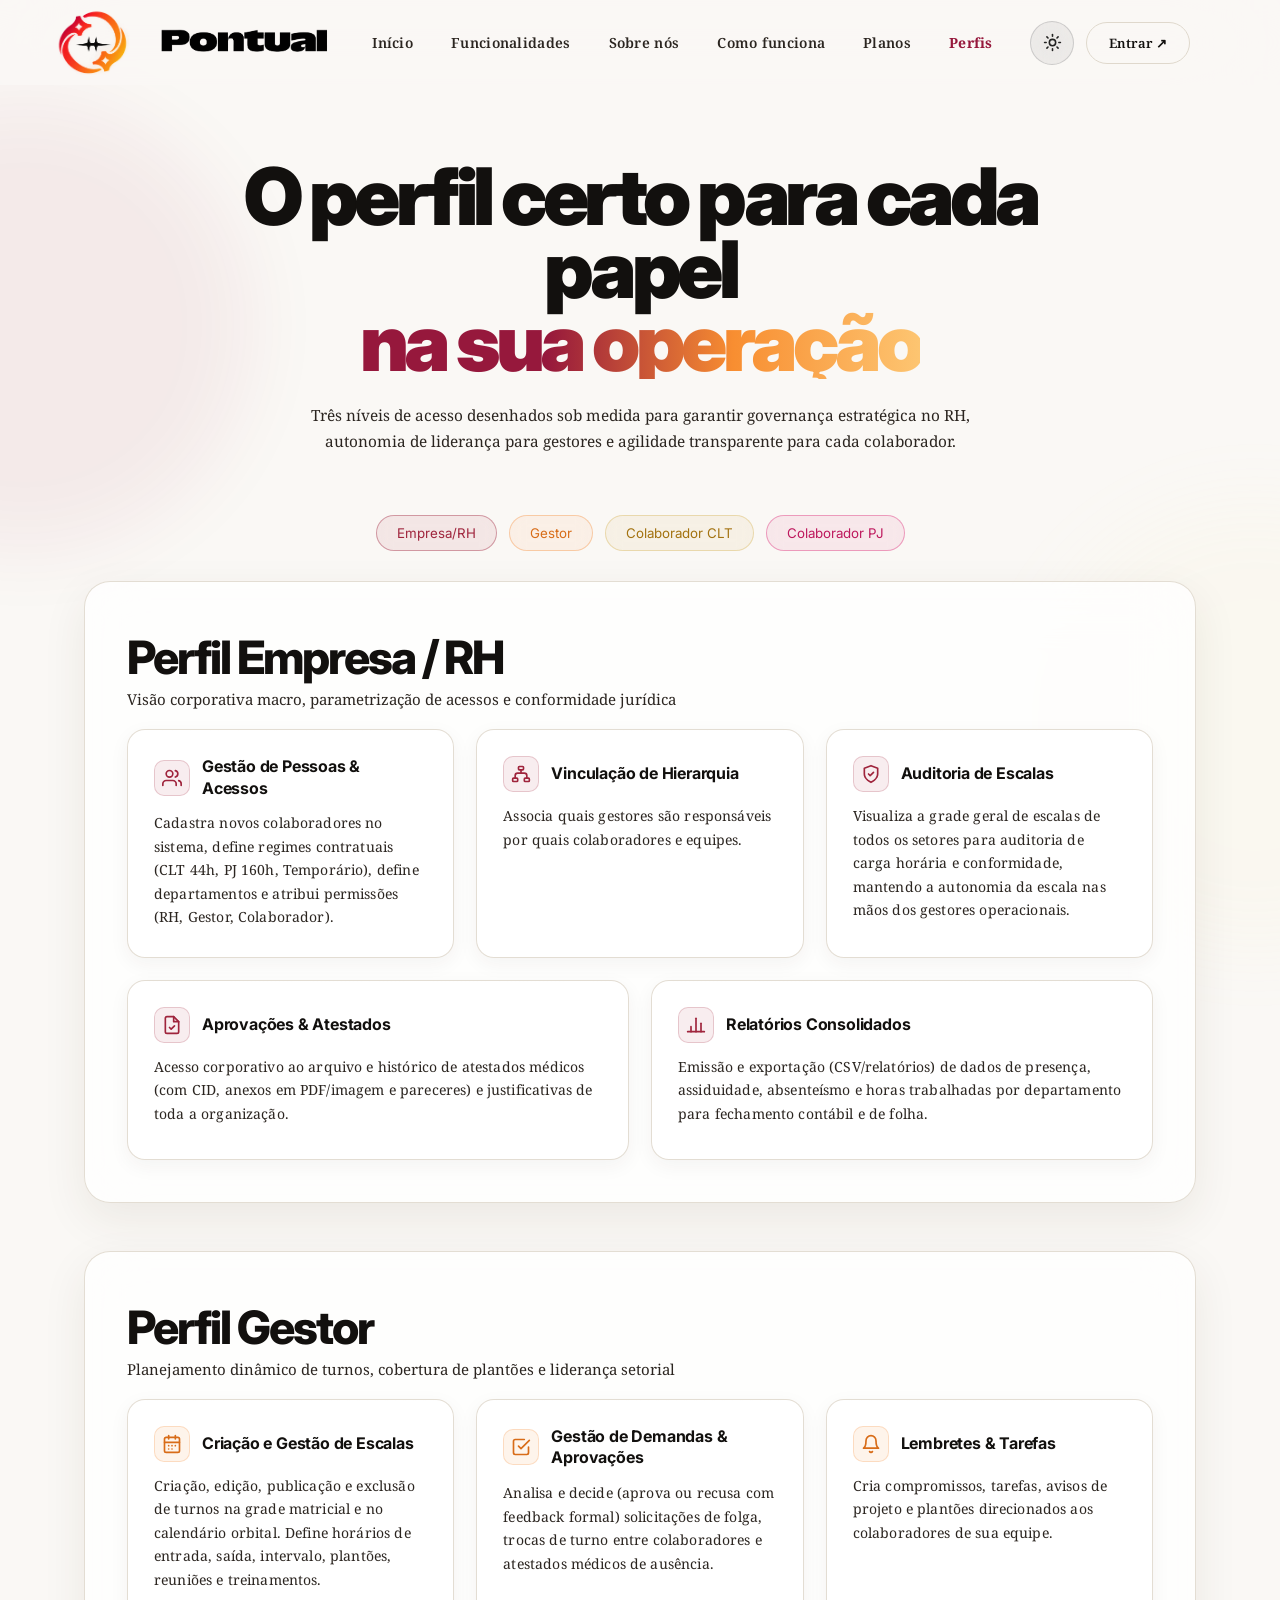
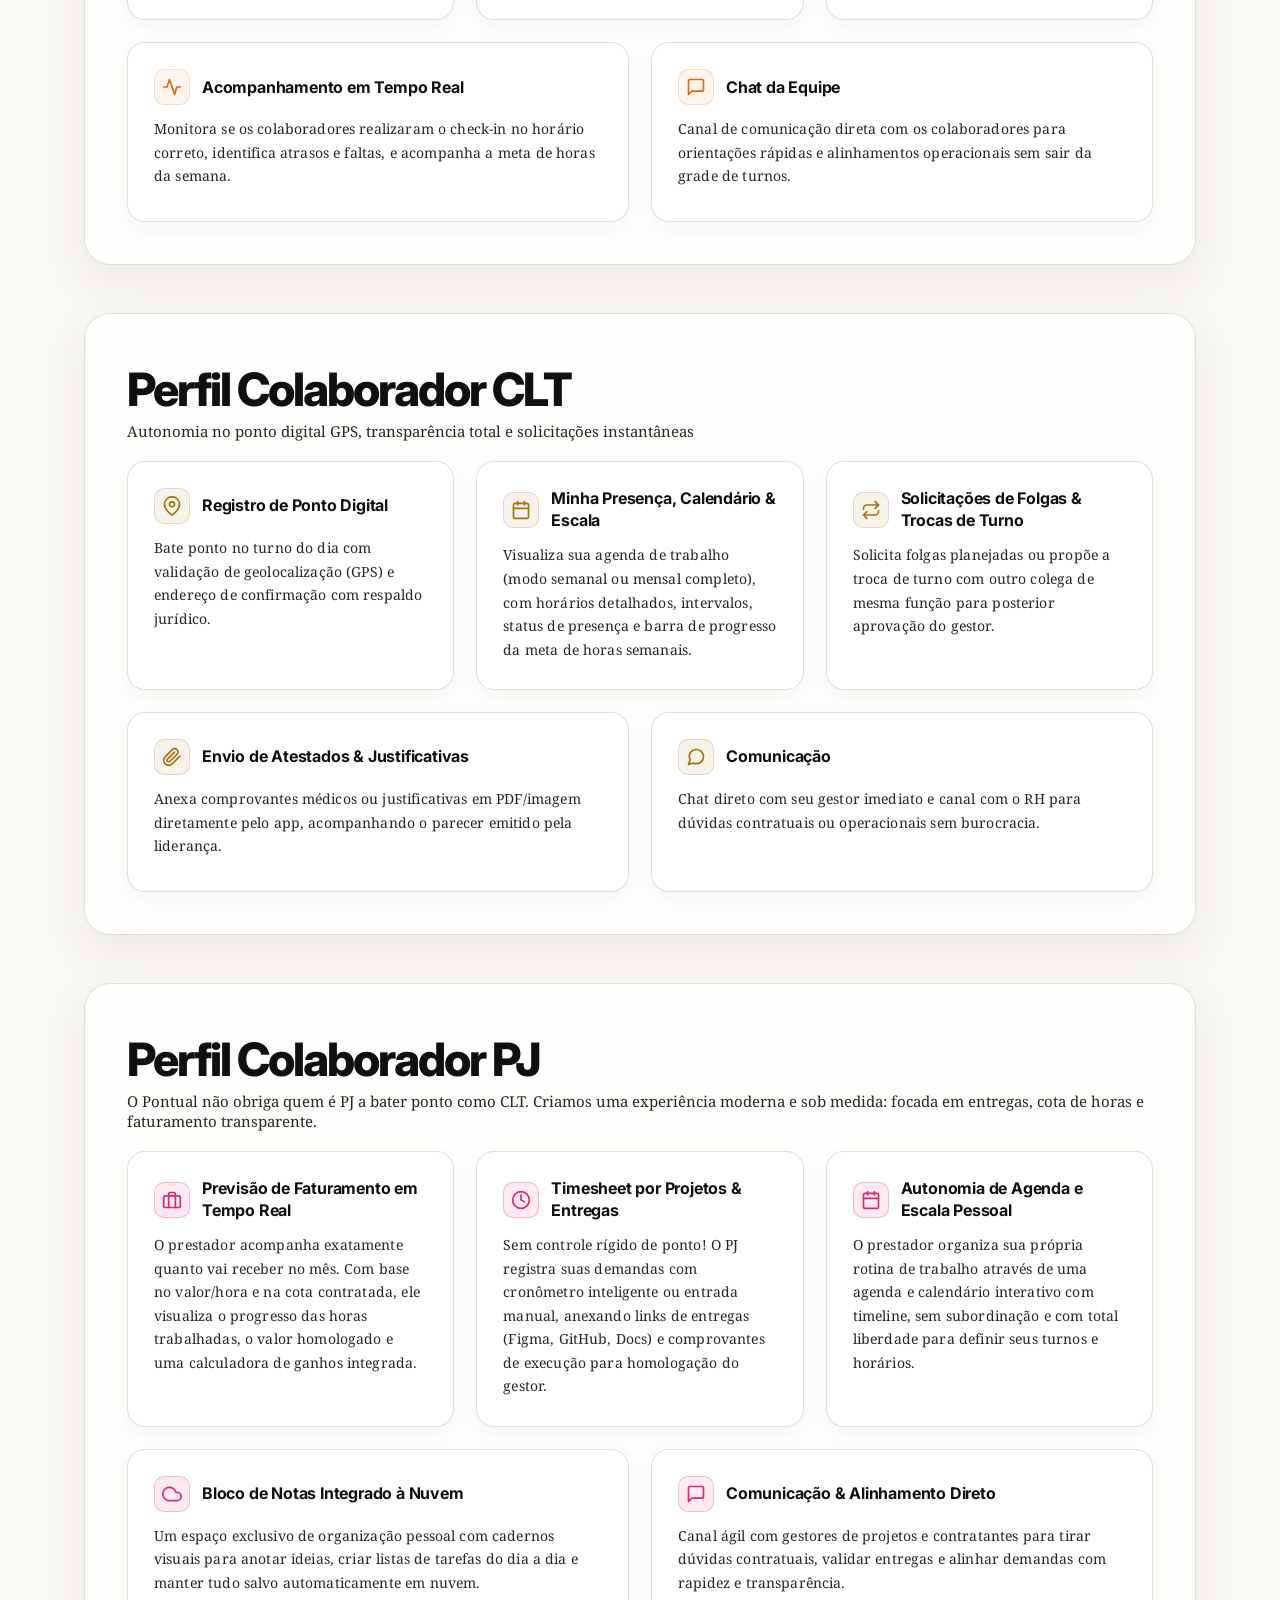
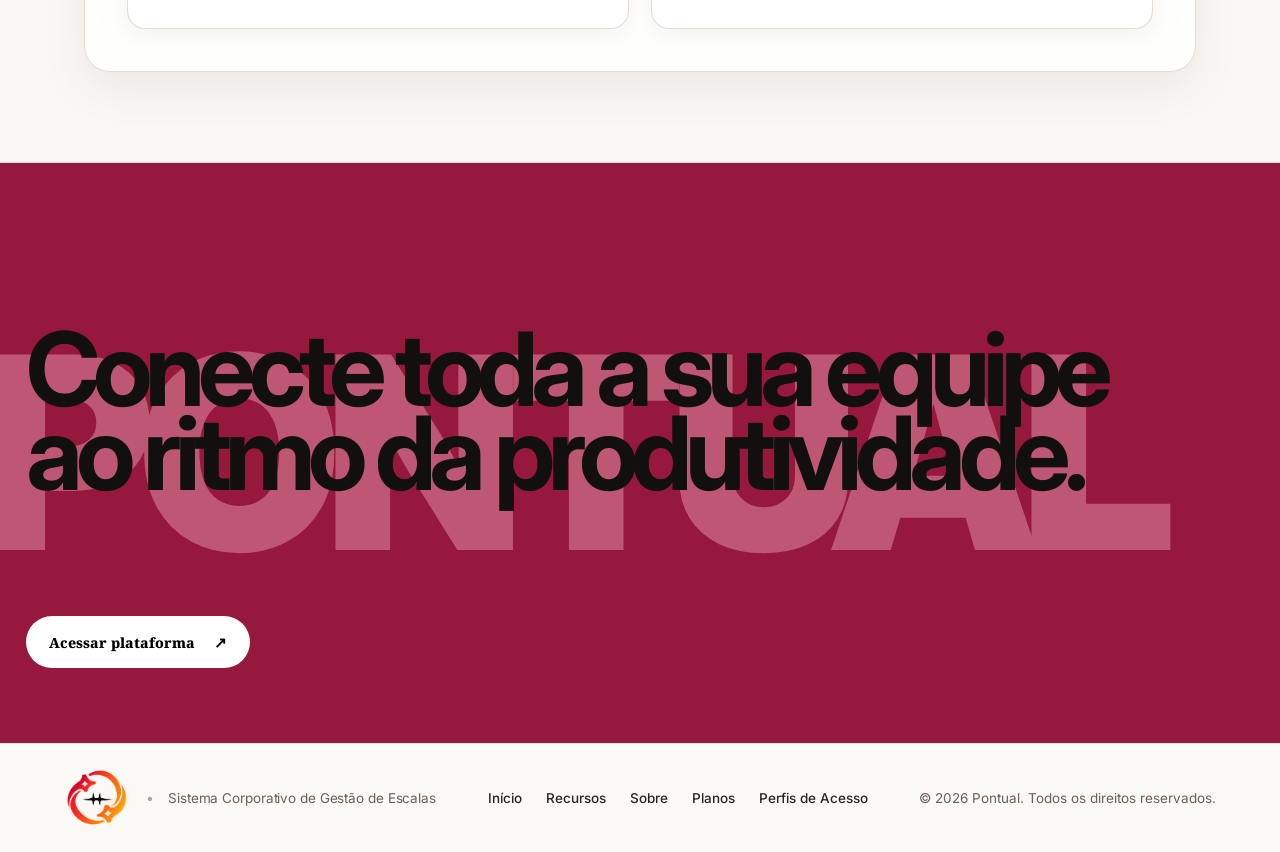
<file: perfil.html>
<!DOCTYPE html>
<html lang="pt-BR" class="modo-escuro" data-theme="dark">

<head>
    <meta charset="UTF-8">
    <meta name="viewport" content="width=device-width, initial-scale=1.0">

    <title>Pontual | Perfis de Acesso & Governança</title>
    <link rel="icon" type="image/png" href="img/logo_pontual_transparente.png" />

    <!-- FONTES GOOGLE (EXATAMENTE AS MESMAS DO INDEX.HTML) -->
    <link rel="preconnect" href="https://fonts.googleapis.com">
    <link rel="preconnect" href="https://fonts.gstatic.com" crossorigin>
    <link href="https://fonts.googleapis.com/css2?family=Inter:wght@400;500;600;700;800;900&family=Noto+Serif:ital,wght@0,400;0,500;0,600;0,700;1,400;1,600;1,700&family=Playfair+Display:ital,wght@0,400;0,500;0,600;0,700;0,800;0,900;1,400;1,600&family=Plus+Jakarta+Sans:wght@400;500;600;700;800&display=swap" rel="stylesheet">

    <link rel="stylesheet" href="style.css">

    <!-- CONTROLE INICIAL DO TEMA -->
    <script>
        (function () {
            var saved = localStorage.getItem('pontual-theme');
            var theme = saved || (
                window.matchMedia('(prefers-color-scheme: light)').matches
                    ? 'light'
                    : 'dark'
            );
            document.documentElement.setAttribute('data-theme', theme);
            if (theme === 'light') {
                document.documentElement.classList.remove('modo-escuro');
                document.documentElement.classList.add('modo-claro');
            } else {
                document.documentElement.classList.remove('modo-claro');
                document.documentElement.classList.add('modo-escuro');
            }
        })();
    </script>
</head>

<body class="profiles-page">

    <!-- FUNDO DECORATIVO E LUZES AMBIENTES -->
    <div class="background-glow glow-one"></div>
    <div class="background-glow glow-two"></div>

    <!-- HEADER / NAVEGAÇÃO -->
    <header class="header-alt profiles-sticky-header">
        <div class="logos-alt">
            <a href="index.html#inicio" class="logo">
                <img src="img/logo_pontual_transparente.png" alt="Pontual" class="logo-light">
                <img src="img/logo_dark.png" alt="Pontual" class="logo-dark">
            </a>

            <a href="index.html#inicio" class="logo">
                <img src="img/Pontual-Branco.png" alt="Pontual" class="logo-light">
                <img src="img/Pontual-Branco.png" alt="Pontual" class="logo-dark" style="filter: brightness(0) saturate(100%);">
            </a>
        </div>

        <nav class="nav-alt" id="mainNav">
            <a href="index.html#inicio">Início</a>
            <a href="index.html#funcionalidades">Funcionalidades</a>
            <a href="index.html#sobre">Sobre nós</a>
            <a href="index.html#como-funciona">Como funciona</a>
            <a href="index.html#planos">Planos</a>
            <a href="perfil.html" class="active-link">Perfis</a>
        </nav>

        <div class="header-actions">
            <!-- BOTÃO DE TEMA -->
            <button class="theme-toggle" id="themeToggle" aria-label="Alternar tema claro/escuro" title="Alternar tema">
                <svg class="icon-sun" viewBox="0 0 24 24" fill="none" stroke="currentColor" stroke-width="2" stroke-linecap="round" stroke-linejoin="round">
                    <circle cx="12" cy="12" r="4"></circle>
                    <line x1="12" y1="2" x2="12" y2="4"></line>
                    <line x1="12" y1="20" x2="12" y2="22"></line>
                    <line x1="4.93" y1="4.93" x2="6.34" y2="6.34"></line>
                    <line x1="17.66" y1="17.66" x2="19.07" y2="19.07"></line>
                    <line x1="2" y1="12" x2="4" y2="12"></line>
                    <line x1="20" y1="12" x2="22" y2="12"></line>
                    <line x1="4.93" y1="19.07" x2="6.34" y2="17.66"></line>
                    <line x1="17.66" y1="6.34" x2="19.07" y2="4.93"></line>
                </svg>

                <svg class="icon-moon" viewBox="0 0 24 24" fill="none" stroke="currentColor" stroke-width="2" stroke-linecap="round" stroke-linejoin="round">
                    <path d="M21 12.79A9 9 0 1 1 11.21 3 7 7 0 0 0 21 12.79z"></path>
                </svg>
            </button>

            <!-- BOTÃO ENTRAR -->
            <button class="login-alt">
                Entrar
                <span>↗</span>
            </button>

            <!-- BOTÃO MENU SANDUÍCHE (MOBILE) -->
            <button
                class="mobile-menu-toggle"
                id="mobileMenuToggle"
                aria-label="Abrir menu de navegação"
                aria-expanded="false"
                aria-controls="mainNav">
                <span class="hamburger-bar"></span>
                <span class="hamburger-bar"></span>
                <span class="hamburger-bar"></span>
            </button>
        </div>
    </header>

    <!-- BACKDROP DO MENU MOBILE -->
    <div class="mobile-nav-backdrop" id="mobileNavBackdrop"></div>

    

    <!-- TÍTULO PRINCIPAL CENTRALIZADO AO MEIO -->
    <section class="profiles-hero-centered">
        <h1 class="profiles-hero-title">
            O perfil certo para cada papel<br>
            <span>na sua operação</span>
        </h1>

        <p class="profiles-hero-desc">
            Três níveis de acesso desenhados sob medida para garantir governança estratégica no RH, autonomia de liderança para gestores e agilidade transparente para cada colaborador.
        </p>
    </section>

    <div class="profile-buttons">
        <button class="profile-button empresa" id="btn-empresa" type="button">Empresa/RH</button>
        <button class="profile-button gestor" id="btn-gestor" type="button">Gestor</button>
        <button class="profile-button colaborador-clt" id="btn-colaborador" type="button">Colaborador CLT</button>
        <button class="profile-button colaborador-pj" id="btn-colaboradorPJ" type="button">Colaborador PJ</button>
    </div>

    <!-- CONTAINER DOS CARDS TRANSLÚCIDOS EMPILHADOS UM EMBAIXO DO OUTRO -->
    <main class="stacked-profiles-container">

        <!-- ========================================================
             CARD 01: PERFIL EMPRESA / RH
             ======================================================== -->
        <article class="translucent-card card-rh-translucent" id="perfil-empresa-rh">
    
            <div class="card-hero-header">
                
                <h2 class="card-main-title">Perfil Empresa / RH </h2>
                <p class="card-subtitle-line">Visão corporativa macro, parametrização de acessos e conformidade jurídica</p>
            </div>

            
            <!-- GRID DOS 5 RECURSOS E RESPONSABILIDADES (LARGOS E ESPALHADOS) -->
            <div class="features-frosted-grid">
                <div class="feature-frosted-item">
                    <div class="feature-item-header">
                        <div class="feature-item-icon-wrap">
                            <svg width="20" height="20" viewBox="0 0 24 24" fill="none" stroke="currentColor" stroke-width="2" stroke-linecap="round" stroke-linejoin="round">
                                <path d="M17 21v-2a4 4 0 0 0-4-4H5a4 4 0 0 0-4 4v2"></path>
                                <circle cx="9" cy="7" r="4"></circle>
                                <path d="M23 21v-2a4 4 0 0 0-3-3.87"></path>
                                <path d="M16 3.13a4 4 0 0 1 0 7.75"></path>
                            </svg>
                        </div>
                        <div class="feature-item-title">
                            <strong>Gestão de Pessoas &amp; Acessos</strong>
                        </div>
                    </div>
                    <p class="feature-item-desc">
                        Cadastra novos colaboradores no sistema, define regimes contratuais (CLT 44h, PJ 160h, Temporário), define departamentos e atribui permissões (RH, Gestor, Colaborador).
                    </p>
                </div>

                <div class="feature-frosted-item">
                    <div class="feature-item-header">
                        <div class="feature-item-icon-wrap">
                            <svg width="20" height="20" viewBox="0 0 24 24" fill="none" stroke="currentColor" stroke-width="2" stroke-linecap="round" stroke-linejoin="round">
                                <rect x="9" y="3" width="6" height="4" rx="1"></rect>
                                <rect x="2" y="17" width="6" height="4" rx="1"></rect>
                                <rect x="16" y="17" width="6" height="4" rx="1"></rect>
                                <path d="M12 7v4"></path>
                                <path d="M5 17v-3a3 3 0 0 1 3-3h8a3 3 0 0 1 3 3v3"></path>
                            </svg>
                        </div>
                        <div class="feature-item-title">
                            <strong>Vinculação de Hierarquia</strong>
                        </div>
                    </div>
                    <p class="feature-item-desc">
                        Associa quais gestores são responsáveis por quais colaboradores e equipes.
                    </p>
                </div>

                <div class="feature-frosted-item">
                    <div class="feature-item-header">
                        <div class="feature-item-icon-wrap">
                            <svg width="20" height="20" viewBox="0 0 24 24" fill="none" stroke="currentColor" stroke-width="2" stroke-linecap="round" stroke-linejoin="round">
                                <path d="M12 22s8-4 8-10V5l-8-3-8 3v7c0 6 8 10 8 10z"></path>
                                <path d="m9 12 2 2 4-4"></path>
                            </svg>
                        </div>
                        <div class="feature-item-title">
                            <strong>Auditoria de Escalas</strong>
                        </div>
                    </div>
                    <p class="feature-item-desc">
                        Visualiza a grade geral de escalas de todos os setores para auditoria de carga horária e conformidade, mantendo a autonomia da escala nas mãos dos gestores operacionais.
                    </p>
                </div>

                <div class="feature-frosted-item">
                    <div class="feature-item-header">
                        <div class="feature-item-icon-wrap">
                            <svg width="20" height="20" viewBox="0 0 24 24" fill="none" stroke="currentColor" stroke-width="2" stroke-linecap="round" stroke-linejoin="round">
                                <path d="M14 2H6a2 2 0 0 0-2 2v16a2 2 0 0 0 2 2h12a2 2 0 0 0 2-2V8z"></path>
                                <polyline points="14 2 14 8 20 8"></polyline>
                                <path d="m9 15 2 2 4-4"></path>
                            </svg>
                        </div>
                        <div class="feature-item-title">
                            <strong>Aprovações &amp; Atestados</strong>
                        </div>
                    </div>
                    <p class="feature-item-desc">
                        Acesso corporativo ao arquivo e histórico de atestados médicos (com CID, anexos em PDF/imagem e pareceres) e justificativas de toda a organização.
                    </p>
                </div>

                <div class="feature-frosted-item">
                    <div class="feature-item-header">
                        <div class="feature-item-icon-wrap">
                            <svg width="20" height="20" viewBox="0 0 24 24" fill="none" stroke="currentColor" stroke-width="2" stroke-linecap="round" stroke-linejoin="round">
                                <line x1="18" y1="20" x2="18" y2="10"></line>
                                <line x1="12" y1="20" x2="12" y2="4"></line>
                                <line x1="6" y1="20" x2="6" y2="14"></line>
                                <line x1="2" y1="20" x2="22" y2="20"></line>
                            </svg>
                        </div>
                        <div class="feature-item-title">
                            <strong>Relatórios Consolidados</strong>
                        </div>
                    </div>
                    <p class="feature-item-desc">
                        Emissão e exportação (CSV/relatórios) de dados de presença, assiduidade, absenteísmo e horas trabalhadas por departamento para fechamento contábil e de folha.
                    </p>
                </div>
            </div>
        </article>


        <!-- ========================================================
             CARD 02: PERFIL GESTOR
             ======================================================== -->
        <article class="translucent-card card-gestor-translucent" id="perfil-gestor">

            <!-- CABEÇALHO DO PERFIL -->
            <div class="card-hero-header">
                <h2 class="card-main-title">Perfil Gestor</h2>
                <p class="card-subtitle-line">Planejamento dinâmico de turnos, cobertura de plantões e liderança setorial</p>
            </div>


            <div class="features-frosted-grid">
                <div class="feature-frosted-item">
                    <div class="feature-item-header">
                        <div class="feature-item-icon-wrap">
                            <svg width="20" height="20" viewBox="0 0 24 24" fill="none" stroke="currentColor" stroke-width="2" stroke-linecap="round" stroke-linejoin="round">
                                <rect x="3" y="4" width="18" height="18" rx="2" ry="2"></rect>
                                <line x1="16" y1="2" x2="16" y2="6"></line>
                                <line x1="8" y1="2" x2="8" y2="6"></line>
                                <line x1="3" y1="10" x2="21" y2="10"></line>
                                <path d="M8 14h.01"></path>
                                <path d="M12 14h.01"></path>
                                <path d="M16 14h.01"></path>
                                <path d="M8 18h.01"></path>
                                <path d="M12 18h.01"></path>
                            </svg>
                        </div>
                        <div class="feature-item-title">
                            <strong>Criação e Gestão de Escalas</strong>
                        </div>
                    </div>
                    <p class="feature-item-desc">
                        Criação, edição, publicação e exclusão de turnos na grade matricial e no calendário orbital. Define horários de entrada, saída, intervalo, plantões, reuniões e treinamentos.
                    </p>
                </div>

                <div class="feature-frosted-item">
                    <div class="feature-item-header">
                        <div class="feature-item-icon-wrap">
                            <svg width="20" height="20" viewBox="0 0 24 24" fill="none" stroke="currentColor" stroke-width="2" stroke-linecap="round" stroke-linejoin="round">
                                <polyline points="9 11 12 14 22 4"></polyline>
                                <path d="M21 12v7a2 2 0 0 1-2 2H5a2 2 0 0 1-2-2V5a2 2 0 0 1 2-2h11"></path>
                            </svg>
                        </div>
                        <div class="feature-item-title">
                            <strong>Gestão de Demandas &amp; Aprovações</strong>
                        </div>
                    </div>
                    <p class="feature-item-desc">
                        Analisa e decide (aprova ou recusa com feedback formal) solicitações de folga, trocas de turno entre colaboradores e atestados médicos de ausência.
                    </p>
                </div>

                <div class="feature-frosted-item">
                    <div class="feature-item-header">
                        <div class="feature-item-icon-wrap">
                            <svg width="20" height="20" viewBox="0 0 24 24" fill="none" stroke="currentColor" stroke-width="2" stroke-linecap="round" stroke-linejoin="round">
                                <path d="M18 8A6 6 0 0 0 6 8c0 7-3 9-3 9h18s-3-2-3-9"></path>
                                <path d="M13.73 21a2 2 0 0 1-3.46 0"></path>
                            </svg>
                        </div>
                        <div class="feature-item-title">
                            <strong>Lembretes &amp; Tarefas</strong>
                        </div>
                    </div>
                    <p class="feature-item-desc">
                        Cria compromissos, tarefas, avisos de projeto e plantões direcionados aos colaboradores de sua equipe.
                    </p>
                </div>

                <div class="feature-frosted-item">
                    <div class="feature-item-header">
                        <div class="feature-item-icon-wrap">
                            <svg width="20" height="20" viewBox="0 0 24 24" fill="none" stroke="currentColor" stroke-width="2" stroke-linecap="round" stroke-linejoin="round">
                                <polyline points="22 12 18 12 15 21 9 3 6 12 2 12"></polyline>
                            </svg>
                        </div>
                        <div class="feature-item-title">
                            <strong>Acompanhamento em Tempo Real</strong>
                        </div>
                    </div>
                    <p class="feature-item-desc">
                        Monitora se os colaboradores realizaram o check-in no horário correto, identifica atrasos e faltas, e acompanha a meta de horas da semana.
                    </p>
                </div>

                <div class="feature-frosted-item">
                    <div class="feature-item-header">
                        <div class="feature-item-icon-wrap">
                            <svg width="20" height="20" viewBox="0 0 24 24" fill="none" stroke="currentColor" stroke-width="2" stroke-linecap="round" stroke-linejoin="round">
                                <path d="M21 15a2 2 0 0 1-2 2H7l-4 4V5a2 2 0 0 1 2-2h14a2 2 0 0 1 2 2z"></path>
                            </svg>
                        </div>
                        <div class="feature-item-title">
                            <strong>Chat da Equipe</strong>
                        </div>
                    </div>
                    <p class="feature-item-desc">
                        Canal de comunicação direta com os colaboradores para orientações rápidas e alinhamentos operacionais sem sair da grade de turnos.
                    </p>
                </div>
            </div>
        </article>


        <!-- ========================================================
             CARD 03: PERFIL COLABORADOR
             ======================================================== -->
        <article class="translucent-card card-colab-translucent" id="perfil-colaborador-clt">
            
            <!-- CABEÇALHO DO PERFIL -->
            <div class="card-hero-header">
                <h2 class="card-main-title">Perfil Colaborador CLT</h2>
                <p class="card-subtitle-line">Autonomia no ponto digital GPS, transparência total e solicitações instantâneas</p>
            </div>

           

            <!-- GRID DOS 5 RECURSOS E RESPONSABILIDADES (LARGOS E ESPALHADOS) -->
            <div class="features-frosted-grid">
                <div class="feature-frosted-item">
                    <div class="feature-item-header">
                        <div class="feature-item-icon-wrap">
                            <svg width="20" height="20" viewBox="0 0 24 24" fill="none" stroke="currentColor" stroke-width="2" stroke-linecap="round" stroke-linejoin="round">
                                <path d="M21 10c0 7-9 13-9 13s-9-6-9-13a9 9 0 0 1 18 0z"></path>
                                <circle cx="12" cy="10" r="3"></circle>
                            </svg>
                        </div>
                        <div class="feature-item-title">
                            <strong>Registro de Ponto Digital</strong>
                        </div>
                    </div>
                    <p class="feature-item-desc">
                        Bate ponto no turno do dia com validação de geolocalização (GPS) e endereço de confirmação com respaldo jurídico.
                    </p>
                </div>

                <div class="feature-frosted-item">
                    <div class="feature-item-header">
                        <div class="feature-item-icon-wrap">
                            <svg width="20" height="20" viewBox="0 0 24 24" fill="none" stroke="currentColor" stroke-width="2" stroke-linecap="round" stroke-linejoin="round">
                                <rect x="3" y="4" width="18" height="18" rx="2" ry="2"></rect>
                                <line x1="16" y1="2" x2="16" y2="6"></line>
                                <line x1="8" y1="2" x2="8" y2="6"></line>
                                <line x1="3" y1="10" x2="21" y2="10"></line>
                            </svg>
                        </div>
                        <div class="feature-item-title">
                            <strong>Minha Presença, Calendário &amp; Escala</strong>
                        </div>
                    </div>
                    <p class="feature-item-desc">
                        Visualiza sua agenda de trabalho (modo semanal ou mensal completo), com horários detalhados, intervalos, status de presença e barra de progresso da meta de horas semanais.
                    </p>
                </div>

                <div class="feature-frosted-item">
                    <div class="feature-item-header">
                        <div class="feature-item-icon-wrap">
                            <svg width="20" height="20" viewBox="0 0 24 24" fill="none" stroke="currentColor" stroke-width="2" stroke-linecap="round" stroke-linejoin="round">
                                <path d="m17 2 4 4-4 4"></path>
                                <path d="M3 11v-1a4 4 0 0 1 4-4h14"></path>
                                <path d="m7 22-4-4 4-4"></path>
                                <path d="M21 13v1a4 4 0 0 1-4 4H3"></path>
                            </svg>
                        </div>
                        <div class="feature-item-title">
                            <strong>Solicitações de Folgas &amp; Trocas de Turno</strong>
                        </div>
                    </div>
                    <p class="feature-item-desc">
                        Solicita folgas planejadas ou propõe a troca de turno com outro colega de mesma função para posterior aprovação do gestor.
                    </p>
                </div>

                <div class="feature-frosted-item">
                    <div class="feature-item-header">
                        <div class="feature-item-icon-wrap">
                            <svg width="20" height="20" viewBox="0 0 24 24" fill="none" stroke="currentColor" stroke-width="2" stroke-linecap="round" stroke-linejoin="round">
                                <path d="m21.44 11.05-9.19 9.19a6 6 0 0 1-8.49-8.49l8.57-8.57A4 4 0 1 1 18 8.84l-8.59 8.57a2 2 0 0 1-2.83-2.83l8.49-8.48"></path>
                            </svg>
                        </div>
                        <div class="feature-item-title">
                            <strong>Envio de Atestados &amp; Justificativas</strong>
                        </div>
                    </div>
                    <p class="feature-item-desc">
                        Anexa comprovantes médicos ou justificativas em PDF/imagem diretamente pelo app, acompanhando o parecer emitido pela liderança.
                    </p>
                </div>

                <div class="feature-frosted-item">
                    <div class="feature-item-header">
                        <div class="feature-item-icon-wrap">
                            <svg width="20" height="20" viewBox="0 0 24 24" fill="none" stroke="currentColor" stroke-width="2" stroke-linecap="round" stroke-linejoin="round">
                                <path d="M21 11.5a8.38 8.38 0 0 1-.9 3.8 8.5 8.5 0 0 1-7.6 4.7 8.38 8.38 0 0 1-3.8-.9L3 21l1.9-5.7a8.38 8.38 0 0 1-.9-3.8 8.5 8.5 0 0 1 4.7-7.6 8.38 8.38 0 0 1 3.8-.9h.5a8.48 8.48 0 0 1 8 8v.5z"></path>
                            </svg>
                        </div>
                        <div class="feature-item-title">
                            <strong>Comunicação</strong>
                        </div>
                    </div>
                    <p class="feature-item-desc">
                        Chat direto com seu gestor imediato e canal com o RH para dúvidas contratuais ou operacionais sem burocracia.
                    </p>
                </div>
            </div>
        </article>

         <!-- ========================================================
             CARD 04: PERFIL COLABORADOR PJ 
             ======================================================== -->
        <article class="translucent-card card-pj-translucent" id="perfil-colaborador-pj">
            
            <!-- CABEÇALHO DO PERFIL -->
            <div class="card-hero-header">
                <h2 class="card-main-title">Perfil Colaborador PJ</h2>
                <p class="card-subtitle-line">O Pontual não obriga quem é PJ a bater ponto como CLT. Criamos uma experiência moderna e sob medida: focada em entregas, cota de horas e faturamento transparente.</p>
            </div>

            <!-- GRID DOS 5 RECURSOS E RESPONSABILIDADES (MESMO LAYOUT DOS DEMAIS PERFIS) -->
            <div class="features-frosted-grid">
                <!-- 1. Previsão de Faturamento em Tempo Real -->
                <div class="feature-frosted-item">
                    <div class="feature-item-header">
                        <div class="feature-item-icon-wrap">
                            <svg width="20" height="20" viewBox="0 0 24 24" fill="none" stroke="currentColor" stroke-width="2" stroke-linecap="round" stroke-linejoin="round">
                                <rect x="2" y="7" width="20" height="14" rx="2" ry="2"></rect>
                                <path d="M16 21V5a2 2 0 0 0-2-2h-4a2 2 0 0 0-2 2v16"></path>
                            </svg>
                        </div>
                        <div class="feature-item-title">
                            <strong>Previsão de Faturamento em Tempo Real</strong>
                        </div>
                    </div>
                    <p class="feature-item-desc">
                        O prestador acompanha exatamente quanto vai receber no mês. Com base no valor/hora e na cota contratada, ele visualiza o progresso das horas trabalhadas, o valor homologado e uma calculadora de ganhos integrada.
                    </p>
                </div>

                <!-- 2. Timesheet por Projetos & Entregas -->
                <div class="feature-frosted-item">
                    <div class="feature-item-header">
                        <div class="feature-item-icon-wrap">
                            <svg width="20" height="20" viewBox="0 0 24 24" fill="none" stroke="currentColor" stroke-width="2" stroke-linecap="round" stroke-linejoin="round">
                                <circle cx="12" cy="12" r="10"></circle>
                                <polyline points="12 6 12 12 16 14"></polyline>
                            </svg>
                        </div>
                        <div class="feature-item-title">
                            <strong>Timesheet por Projetos &amp; Entregas</strong>
                        </div>
                    </div>
                    <p class="feature-item-desc">
                        Sem controle rígido de ponto! O PJ registra suas demandas com cronômetro inteligente ou entrada manual, anexando links de entregas (Figma, GitHub, Docs) e comprovantes de execução para homologação do gestor.
                    </p>
                </div>

                <!-- 3. Autonomia de Agenda e Escala Pessoal -->
                <div class="feature-frosted-item">
                    <div class="feature-item-header">
                        <div class="feature-item-icon-wrap">
                            <svg width="20" height="20" viewBox="0 0 24 24" fill="none" stroke="currentColor" stroke-width="2" stroke-linecap="round" stroke-linejoin="round">
                                <rect x="3" y="4" width="18" height="18" rx="2" ry="2"></rect>
                                <line x1="16" y1="2" x2="16" y2="6"></line>
                                <line x1="8" y1="2" x2="8" y2="6"></line>
                                <line x1="3" y1="10" x2="21" y2="10"></line>
                            </svg>
                        </div>
                        <div class="feature-item-title">
                            <strong>Autonomia de Agenda e Escala Pessoal</strong>
                        </div>
                    </div>
                    <p class="feature-item-desc">
                        O prestador organiza sua própria rotina de trabalho através de uma agenda e calendário interativo com timeline, sem subordinação e com total liberdade para definir seus turnos e horários.
                    </p>
                </div>

                <!-- 4. Bloco de Notas Integrado à Nuvem -->
                <div class="feature-frosted-item">
                    <div class="feature-item-header">
                        <div class="feature-item-icon-wrap">
                            <svg width="20" height="20" viewBox="0 0 24 24" fill="none" stroke="currentColor" stroke-width="2" stroke-linecap="round" stroke-linejoin="round">
                                <path d="M18 10h-1.26A8 8 0 1 0 9 20h9a5 5 0 0 0 0-10z"></path>
                            </svg>
                        </div>
                        <div class="feature-item-title">
                            <strong>Bloco de Notas Integrado à Nuvem</strong>
                        </div>
                    </div>
                    <p class="feature-item-desc">
                        Um espaço exclusivo de organização pessoal com cadernos visuais para anotar ideias, criar listas de tarefas do dia a dia e manter tudo salvo automaticamente em nuvem.
                    </p>
                </div>

                <!-- 5. Comunicação & Alinhamento Direto -->
                <div class="feature-frosted-item">
                    <div class="feature-item-header">
                        <div class="feature-item-icon-wrap">
                            <svg width="20" height="20" viewBox="0 0 24 24" fill="none" stroke="currentColor" stroke-width="2" stroke-linecap="round" stroke-linejoin="round">
                                <path d="M21 15a2 2 0 0 1-2 2H7l-4 4V5a2 2 0 0 1 2-2h14a2 2 0 0 1 2 2z"></path>
                            </svg>
                        </div>
                        <div class="feature-item-title">
                            <strong>Comunicação &amp; Alinhamento Direto</strong>
                        </div>
                    </div>
                    <p class="feature-item-desc">
                        Canal ágil com gestores de projetos e contratantes para tirar dúvidas contratuais, validar entregas e alinhar demandas com rapidez e transparência.
                    </p>
                </div>
            </div>
        </article>
        
        


    </main>

    

    <!-- CTA FINAL (ESTILO INDEX.HTML) -->
    <section class="final-cta brand-bg" id="comece">
        <div class="cta-background-text">
            PONTUAL
        </div>

        <div class="cta-content">
            <h2>
                Conecte toda a sua equipe<br>
                ao ritmo da produtividade.
            </h2>

            <button class="primary-button">
                Acessar plataforma
                <span>↗</span>
            </button>
        </div>
    </section>

    <!-- FOOTER (ESTILO INDEX.HTML) -->
    <footer>
        <div class="footer-left">
            <div class="footer-brand">
                <img src="img/logo_pontual_transparente.png" alt="Pontual" class="logo-light footer-logo-img">
                <img src="img/logo_dark.png" alt="Pontual" class="logo-dark footer-logo-img">
            </div>
            <span class="footer-bullet">•</span>
            <span class="footer-tagline">Sistema Corporativo de Gestão de Escalas</span>
        </div>

        <div class="footer-links">
            <a href="index.html#inicio">Início</a>
            <a href="index.html#funcionalidades">Recursos</a>
            <a href="index.html#sobre">Sobre</a>
            <a href="index.html#planos">Planos</a>
            <a href="perfil.html">Perfis de Acesso</a>
        </div>

        <p class="footer-copy">
            © 2026 Pontual. Todos os direitos reservados.
        </p>
    </footer>

    <!-- BOTÃO VOLTAR AO TOPO -->
    <button class="back-to-top" id="backToTop" aria-label="Voltar para o topo" title="Voltar ao topo">
        <svg viewBox="0 0 24 24" fill="none" stroke="currentColor" stroke-width="2.5" stroke-linecap="round" stroke-linejoin="round">
            <polyline points="18 15 12 9 6 15"></polyline>
        </svg>
    </button>

    <!-- SCRIPTS -->
    <script src="script.js"></script>
</body>

</html>
</file>
<file: style.css>
/* =========================================
   LANDING HERO ALT
========================================= */
.landing-alt {

    min-height: 100vh;

    position: relative;

    overflow: hidden;

    display: flex;

    align-items: center;

    justify-content: center;

    font-family: "DM Sans", sans-serif;

    background: var(--bg-page);

}


/* =========================================
   CARD PRINCIPAL
========================================= */

.hero-alt {

    width: 100%;

    min-height: 100vh;

    padding-bottom: 20px;

    position: relative;

    overflow: hidden;

    display: flex;

    flex-direction: column;

}


/* =========================================
   GRADIENTE DO FUNDO
========================================= */

.hero-alt::before {

    content: "";

    position: absolute;

    inset: 0;

    background:

        radial-gradient(

            circle at 30% 35%,

            #F9DE97CC,

            transparent 35%

        ),

        radial-gradient(

            circle at 58% 38%,

            #F59242CC,

            transparent 40%

        ),

        radial-gradient(

            circle at 55% 70%,

            #9F243C,

            transparent 42%

        ),

        radial-gradient(

            circle at 70% 55%,

            #640c1e,

            transparent 35%

        );

    filter: blur(40px);

    z-index: 0;

}


/* =========================================
   FORMAS DECORATIVAS
========================================= */

.shape-alt {

    display: none;

}

.shape-alt.shape-blue {

    display: none;

}

.shape-alt.shape-pink {

    display: none;

}

.shape-alt.shape-yellow {

    display: none;

}

.shape-alt.shape-purple {

    display: none;

}


/* =========================================
   HEADER ALT
========================================= */

.header-alt {

    position: relative;

    z-index: 5;

    width: 100%;

    padding: 34px 7%;

    display: flex;

    align-items: center;

    justify-content: space-between;

}


/* =========================================
   LOGO ALT
========================================= */

.logo-alt {

    text-decoration: none;

    color: var(--text-primary);

    font-size: 25px;

    font-weight: 700;

    letter-spacing: -1px;

}

.logo-alt span {

    color: #F59242;

}


/* =========================================
   MENU ALT
========================================= */

.nav-alt {

    display: flex;

    align-items: center;

    gap: 38px;

    font-family: "Playfair Display", Georgia, serif;

}

.nav-alt a {

    position: relative;

    text-decoration: none;

    color: #ffffff;

    font-size: 14px;

    font-weight: 600;

    font-family: "Playfair Display", Georgia, serif;

    letter-spacing: 0.3px;

    transition: 0.3s ease;

}

.nav-alt a:hover{
    color: #9F243C;
}





/* =========================================
   BOTÃO LOGIN ALT
========================================= */

.login-alt {

    text-decoration: none;

    color: var(--text-primary);

    font-size: 13px;

    font-weight: 600;

    padding: 11px 22px;

    border: 1px solid var(--border);

    border-radius: 30px;

    background: transparent;

    transition: 0.3s ease;

}

.login-alt:hover {

    background: #9F243C;

    border-color:#9F243C;

    transform: translateY(-2px);

}

/* =========================================
   ELEMENTOS DE MENU MOBILE (Ocultos no Desktop)
========================================= */
.mobile-menu-toggle,
.mobile-nav-backdrop {
    display: none;
}



/* =========================================
   CONTEÚDO PRINCIPAL ALT
========================================= */

.hero-content-alt {

    position: relative;

    z-index: 3;

    flex: 1;

    max-width: 800px;

    margin: auto;

    padding: 70px 30px 40px;

    text-align: center;

    display: flex;

    flex-direction: column;

    align-items: center;

    justify-content: center;

}


/* =========================================
   TAG ALT
========================================= */

.tag-alt {

    display: inline-flex;

    align-items: center;

    padding: 9px 17px;

    margin-bottom: 25px;

    border-radius: 30px;

    background: transparent;

    border: 1px solid var(--border);

    color: var(--text-secondary);

    font-size: 10px;

    font-weight: 700;

    letter-spacing: 1.4px;

}


/* =========================================
   TÍTULO ALT
========================================= */

.hero-content-alt h1 {

    max-width: 800px;

    font-size: clamp(65px, 8vw, 125px);

    line-height: .88;

    letter-spacing: -7px;

    font-weight: 900;

    color: var(--text-primary);

}

.hero-content-alt h1 span {

    display: inline-block;

    white-space: nowrap;

  background: linear-gradient(

        130deg,

        #640c1e,

        #9F243C,

        #F59242,

        #c96b1f

        );
    -webkit-background-clip: text;

    background-clip: text;

    color: transparent;

    

}


/* =========================================
   TEXTO ALT
========================================= */

.hero-content-alt p {

    max-width: 570px;

    margin-top: 27px;

    color: var(--text-primary);

    font-size: 16px;

    line-height: 1.7;

}


/* =========================================
   BOTÕES ALT
========================================= */

.hero-buttons-alt {

    display: flex;

    align-items: center;

    gap: 14px;

    margin-top: 32px;

}

.btn-primary-alt {

    display: flex;

    align-items: center;

    gap: 15px;

    padding: 15px 22px;

    border-radius: 40px;

    text-decoration: none;

    background: linear-gradient(

        90deg,

        #640c1e,

        #9F243C,

        #F59242,

        #c96b1f

    );

    color:#ffffff;

    font-size: 14px;

    font-weight: 700;

    letter-spacing: 0.5px;

    box-shadow:

        0 10px 25px rgba(70, 65, 180, 0.12);

    transition: 0.3s ease;



    .btn-primary-two{
        display: flex;

    align-items: center;

    gap: 15px;

    padding: 15px 22px;

    border-radius: 40px;

    text-decoration: none;

    background: linear-gradient(

        90deg,
        #c96b1f

    );

    color:#ffffff;

    font-size: 14px;

    font-weight: 700;

    letter-spacing: 0.5px;

    box-shadow:

        0 10px 25px rgba(70, 65, 180, 0.12);

    transition: 0.3s ease;

    }

}
.hero-buttons-agr{
    display: flex;
    align-items: center;
    gap: 14px;
    margin-top: 32px;
    color: #ffffff;
}

.btn-primary-alt span {

    font-size: 18px;

    line-height: 0;

}

.btn-primary-alt:hover {

    transform: translateY(-3px);

    box-shadow:

        0 15px 30px rgba(70, 65, 180, 0.18);

}

.btn-secondary-alt {

    padding: 14px 22px;

    border-radius: 40px;

    text-decoration: none;

    color: #ffffff;

    font-size: 15px;

    font-weight: 600;

    transition: 0.3s ease;

}

.btn-secondary-alt:hover {

    background: #e0b445;
    color: #640c1e;

}   


/* =========================================
   PARTE INFERIOR DO HERO
========================================= */

.hero-bottom-alt {

    position: relative;

    z-index: 4;

    width: 100%;

    padding: 25px 48px 30px;

    display: flex;

    align-items: center;

    justify-content: center;

    gap: 28px;

    font-size: 100px;

}

.bottom-item-alt {

    display: flex;

    align-items: center;

    gap: 10px;

}

.bottom-item-alt strong {

    font-size: 20px;

    color: #9F243C;

    letter-spacing: 1px;

}

.bottom-item-alt span {

    color: #ffffff;

    font-size: 15px;

    font-weight: 500;

}

.bottom-line-alt {

    width: 35px;

    height: 1px;

    background: rgba(80, 80, 80, 0.15);

}


/* =========================================
   RESPONSIVIDADE ALT
========================================= */

@media (max-width: 900px) {

    .landing-alt {
        padding: 0;
        width: 100%;
    }

    .hero-alt {
        min-height: 680px;
        border-radius: 0;
    }

    .header-alt {
        padding: 20px 24px;
    }

    .nav-alt {
        gap: 18px;
    }

    .hero-content-alt h1 {
        font-size: 55px;
    }

    .nav-alt a {
        font-family: 'Inter', sans-serif;
        font-weight: 500;
        font-style: normal;
    }
}

@media (max-width: 768px) {
    /* Header no mobile: barra única limpa no topo com logo e ações (tema, entrar e menu sanduíche) */
    .profiles-sticky-header,
    header.header-alt {
        position: relative !important;
        top: auto !important;
        z-index: 100;
        backdrop-filter: none !important;
        -webkit-backdrop-filter: none !important;
        background: transparent !important;
        padding: 12px 16px !important;
        display: flex !important;
        flex-wrap: nowrap !important;
        align-items: center !important;
        justify-content: space-between !important;
        width: 100% !important;
        box-sizing: border-box !important;
    }

    /* Esquerda: Logo Pontual */
    .logos-alt {
        display: flex !important;
        align-items: center !important;
        gap: 8px !important;
        margin-left: 0 !important;
        flex-shrink: 0 !important;
        height: auto !important;
        max-height: 38px !important;
    }

    .logos-alt .logo {
        height: auto !important;
        display: flex !important;
        align-items: center !important;
    }

    .logos-alt .logo:first-child img {
        width: 34px !important;
        height: 34px !important;
        max-width: 34px !important;
        max-height: 34px !important;
    }

    .logos-alt .logo:last-child img {
        width: 114px !important;
        max-width: 114px !important;
        height: auto !important;
    }

    /* Direita: Mudar tema, Entrar e Menu Sanduíche na mesma linha */
    .header-actions {
        display: flex !important;
        align-items: center !important;
        justify-content: flex-end !important;
        gap: 6px !important;
        margin-left: auto !important;
        flex-shrink: 0 !important;
    }

    .theme-toggle {
        width: 28px !important;
        height: 28px !important;
        min-width: 28px !important;
        min-height: 28px !important;
        padding: 0 !important;
        display: inline-flex !important;
        align-items: center !important;
        justify-content: center !important;
        border-radius: 50% !important;
        border: 1px solid rgba(255, 255, 255, 0.15) !important;
        background: rgba(255, 255, 255, 0.05) !important;
    }

    .theme-toggle svg {
        width: 13px !important;
        height: 13px !important;
    }

    .login-alt {
        padding: 4.5px 10px !important;
        font-size: 11px !important;
        font-weight: 600 !important;
        border-radius: 16px !important;
        letter-spacing: 0.2px !important;
        white-space: nowrap !important;
        display: inline-flex !important;
        align-items: center !important;
        gap: 3px !important;
    }

    .login-alt span {
        margin-left: 2px !important;
        font-size: 10px !important;
    }

    .login-alt:hover {
        color: #9F243C !important;
    }

    /* Botão Menu Sanduíche (Mobile) */
    .mobile-menu-toggle {
        display: inline-flex !important;
        flex-direction: column !important;
        justify-content: center !important;
        align-items: center !important;
        width: 30px !important;
        height: 30px !important;
        min-width: 30px !important;
        min-height: 30px !important;
        padding: 0 !important;
        background: rgba(255, 255, 255, 0.06) !important;
        border: 1px solid rgba(255, 255, 255, 0.18) !important;
        border-radius: 8px !important;
        cursor: pointer !important;
        gap: 4px !important;
        transition: all 0.25s ease !important;
        flex-shrink: 0 !important;
    }

    .hamburger-bar {
        width: 15px !important;
        height: 2px !important;
        background-color: #ffffff !important;
        border-radius: 2px !important;
        transition: transform 0.28s cubic-bezier(0.16, 1, 0.3, 1), opacity 0.22s ease, background-color 0.25s ease !important;
        display: block !important;
    }

    [data-theme="light"] .mobile-menu-toggle,
    .modo-claro .mobile-menu-toggle {
        background: rgba(0, 0, 0, 0.04) !important;
        border-color: rgba(0, 0, 0, 0.15) !important;
    }

    [data-theme="light"] .hamburger-bar,
    .modo-claro .hamburger-bar {
        background-color: #1f2937 !important;
    }

    /* Animação do botão sanduíche para "X" quando ativo */
    .mobile-menu-toggle.active .hamburger-bar:nth-child(1) {
        transform: translateY(6px) rotate(45deg) !important;
    }

    .mobile-menu-toggle.active .hamburger-bar:nth-child(2) {
        opacity: 0 !important;
        transform: scale(0.2) !important;
    }

    .mobile-menu-toggle.active .hamburger-bar:nth-child(3) {
        transform: translateY(-6px) rotate(-45deg) !important;
    }

    /* Backdrop do Menu Mobile */
    .mobile-nav-backdrop {
        display: block !important;
        position: fixed !important;
        inset: 0 !important;
        background: rgba(0, 0, 0, 0.65) !important;
        backdrop-filter: blur(5px) !important;
        -webkit-backdrop-filter: blur(5px) !important;
        z-index: 98 !important;
        opacity: 0 !important;
        pointer-events: none !important;
        transition: opacity 0.3s ease !important;
    }

    .mobile-nav-backdrop.active {
        opacity: 1 !important;
        pointer-events: auto !important;
    }

    /* Menu Dropdown Aberto pelo Botão Sanduíche (Apenas opções de navegação) */
    .nav-alt {
        position: fixed !important;
        top: 58px !important;
        left: 0 !important;
        right: 0 !important;
        width: 100% !important;
        background: rgba(12, 12, 12, 0.96) !important;
        backdrop-filter: blur(25px) !important;
        -webkit-backdrop-filter: blur(25px) !important;
        border-bottom: 1px solid rgba(255, 255, 255, 0.1) !important;
        box-shadow: 0 16px 36px rgba(0, 0, 0, 0.6) !important;
        display: flex !important;
        flex-direction: column !important;
        align-items: center !important;
        justify-content: flex-start !important;
        padding: 20px 20px 24px 20px !important;
        gap: 6px !important;
        margin: 0 !important;
        z-index: 99 !important;
        transform: translateY(-130%) !important;
        opacity: 0 !important;
        pointer-events: none !important;
        transition: transform 0.32s cubic-bezier(0.16, 1, 0.3, 1), opacity 0.28s ease !important;
        box-sizing: border-box !important;
    }

    .nav-alt.active {
        transform: translateY(0) !important;
        opacity: 1 !important;
        pointer-events: auto !important;
    }

    [data-theme="light"] .nav-alt,
    .modo-claro .nav-alt {
        background: rgba(255, 255, 255, 0.97) !important;
        border-bottom: 1px solid rgba(0, 0, 0, 0.08) !important;
        box-shadow: 0 16px 36px rgba(0, 0, 0, 0.12) !important;
    }

    .nav-alt a {
        font-family: "Playfair Display", Georgia, serif !important;
        font-size: 15.5px !important;
        font-weight: 600 !important;
        letter-spacing: 0.3px !important;
        text-decoration: none !important;
        color: #ffffff !important;
        background: transparent !important;
        border: none !important;
        border-radius: 8px !important;
        padding: 10px 18px !important;
        width: 100% !important;
        text-align: center !important;
        flex-shrink: 0 !important;
        transition: all 0.2s ease !important;
        opacity: 0.9 !important;
    }

    .nav-alt a:hover,
    .nav-alt a.active,
    .nav-alt a.active-link {
        color: #f59e0b !important;
        opacity: 1 !important;
        background: rgba(245, 146, 66, 0.1) !important;
    }

    [data-theme="light"] .nav-alt a,
    .modo-claro .nav-alt a {
        color: #1f2937 !important;
        background: transparent !important;
    }

    [data-theme="light"] .nav-alt a:hover,
    .modo-claro .nav-alt a:hover,
    [data-theme="light"] .nav-alt a.active,
    .modo-claro .nav-alt a.active,
    [data-theme="light"] .nav-alt a.active-link,
    .modo-claro .nav-alt a.active-link {
        color: #9F243C !important;
        background: rgba(159, 36, 60, 0.06) !important;
    }

    /* Hero fluida integrada com o big-statement (sem vazio preto, unidos e contínuos) */
    .landing-alt {
        min-height: auto !important;
        height: auto !important;
        padding: 0 !important;
        width: 100% !important;
        overflow: hidden !important;
        display: block !important;
    }

    .hero-alt {
        width: 100% !important;
        min-height: auto !important;
        height: auto !important;
        padding-top: 24px !important;
        padding-bottom: 32px !important;
        border-radius: 0 !important;
        overflow: visible !important;
        position: relative !important;
    }

    .hero-alt::after {
        display: none !important;
    }

    .hero-content-alt {
        padding: 28px 20px 20px 20px !important;
        position: relative !important;
        z-index: 2 !important;
        width: 100% !important;
        max-width: 600px !important;
        margin: 0 auto !important;
        box-sizing: border-box !important;
    }

    .tag-alt {
        font-size: 9px;
        text-align: center;
    }

    .hero-content-alt h1 {
        font-size: clamp(44px, 11.8vw, 56px) !important;
        letter-spacing: -1.8px !important;
        line-height: 1.04 !important;
        margin-bottom: 16px !important;
    }

    .hero-content-alt p {
        font-size: 15.5px !important;
        line-height: 1.55 !important;
        max-width: 345px !important;
        margin: 0 auto 24px auto !important;
        color: rgba(255, 255, 255, 0.88) !important;
    }

    [data-theme="light"] .hero-content-alt p,
    .modo-claro .hero-content-alt p {
        color: var(--text-secondary) !important;
    }

    .hero-buttons-alt,
    .hero-buttons-agr {
        display: flex !important;
        flex-direction: column !important;
        width: 100% !important;
        align-items: center !important;
        justify-content: center !important;
        margin: 0 !important;
    }

    .btn-primary-alt,
    .btn-secondary-alt {
        width: auto !important;
        max-width: 90% !important;
        padding: 13.5px 28px !important;
        font-size: 14px !important;
        font-weight: 700 !important;
        border-radius: 30px !important;
        justify-content: center !important;
        text-align: center !important;
        display: inline-flex !important;
        align-items: center !important;
    }

    .hero-bottom-alt {
        display: none !important;
    }

    /* Marquee e Big-Statement conectados à hero quase sem vão ("como se estivessem juntos") */
    .marquee {
        padding: 12px 0 !important;
        margin: 0 !important;
    }

    .big-statement {
        min-height: auto !important;
        padding-top: 28px !important;
        padding-bottom: 44px !important;
        margin-top: 0 !important;
    }

    .statement-wrapper {
        gap: 24px !important;
    }

    .statement-left h2 {
        font-size: clamp(34px, 9.5vw, 46px) !important;
        letter-spacing: -1.5px !important;
    }

    .statement-subtitle {
        margin-top: 12px !important;
        margin-bottom: 16px !important;
    }

    /* =========================================
       ÚLTIMA PARTE ANTES DO FOOTER (FINAL CTA)
       Réplica idêntica e proporcional do modo notebook
       ========================================= */
    .final-cta {
        min-height: 380px !important;
        padding: 70px 24px 80px 24px !important;
        position: relative !important;
        overflow: hidden !important;
        display: flex !important;
        align-items: center !important;
        justify-content: flex-start !important;
        background: var(--bg-surface) !important;
        border-top: 1px solid var(--border) !important;
    }

    .cta-background-text {
        position: absolute !important;
        font-size: clamp(80px, 26vw, 130px) !important;
        font-weight: 900 !important;
        font-family: 'Inter', sans-serif !important;
        color: #96183c !important;
        letter-spacing: -4px !important;
        left: -10px !important;
        top: 50% !important;
        transform: translateY(-50%) !important;
        white-space: nowrap !important;
        opacity: 0.38 !important;
        pointer-events: none !important;
        z-index: 1 !important;
        line-height: 1 !important;
    }

    [data-theme="light"] .cta-background-text,
    .modo-claro .cta-background-text {
        color: #e796ad !important;
        opacity: 0.45 !important;
    }

    .cta-content {
        position: relative !important;
        z-index: 2 !important;
        width: 100% !important;
        max-width: 480px !important;
    }

    .cta-content h2 {
        font-size: clamp(34px, 9.5vw, 50px) !important;
        line-height: 0.96 !important;
        letter-spacing: -1.8px !important;
        margin-top: 0 !important;
        margin-bottom: 32px !important;
        color: var(--text-primary) !important;
        font-family: 'Inter', sans-serif !important;
        font-weight: 800 !important;
    }

    .cta-content .primary-button {
        margin-top: 0 !important;
        background: #ffffff !important;
        color: #000000 !important;
        display: inline-flex !important;
        align-items: center !important;
        justify-content: center !important;
        padding: 14px 28px !important;
        border-radius: 30px !important;
        font-size: 13.5px !important;
        font-weight: 800 !important;
        letter-spacing: 0.2px !important;
        border: none !important;
        box-shadow: 0 8px 24px rgba(0, 0, 0, 0.3) !important;
        transition: transform 0.2s ease, box-shadow 0.2s ease !important;
    }

    .cta-content .primary-button span {
        margin-left: 10px !important;
        font-size: 15px !important;
    }

    [data-theme="light"] .cta-content .primary-button,
    .modo-claro .cta-content .primary-button {
        background: #000000 !important;
        color: #ffffff !important;
    }
}


/* =========================
   BOTÃO DE TEMA
========================= */

.header-actions {

    display: flex;

    align-items: center;

    gap: 12px;

    flex-shrink: 0;

}

.theme-toggle {

    width: 44px;

    height: 44px;

    border: 1px solid rgba(255, 255, 255, 0.18);

    border-radius: 50%;

    display: flex;

    align-items: center;

    justify-content: center;

    background: rgba(255, 255, 255, 0.08);

    color: #ffffff;

    cursor: pointer;

    transition:

        background 0.3s ease,

        color 0.3s ease,

        border-color 0.3s ease,

        transform 0.3s ease;

    backdrop-filter: blur(10px);

    -webkit-backdrop-filter: blur(10px);

}

.theme-toggle:hover {

    transform: translateY(-2px);

    color: #9F243C;

    border-color:#9F243C;

}

.theme-toggle svg {

    width: 19px;

    height: 19px;

    transition: opacity 0.25s ease, transform 0.25s ease;

}


/* Ícone inicial */

.theme-toggle .icon-sun {

    display: none;

}

.theme-toggle .icon-moon {

    display: block;

}


/* =========================
   TEMA CLARO
========================= */

[data-theme="light"] .theme-toggle {

    background: rgba(20, 20, 30, 0.06);

    border-color: rgba(20, 20, 30, 0.15);

    color: #222;

}

[data-theme="light"] .theme-toggle:hover {

    background: rgba(20, 20, 30, 0.10);

}

[data-theme="light"] .theme-toggle .icon-sun {

    display: block;

}

[data-theme="light"] .theme-toggle .icon-moon {

    display: none;

}


/* =========================
   LOGOS POR TEMA
========================= */

/* No modo escuro: mostra logo-light, esconde logo-dark */
.logo-dark {
    display: none !important;
}

.logo-light {
    display: block;
}

/* No modo claro: mostra logo-dark, esconde logo-light */
[data-theme="light"] .logo-dark {
    display: block !important;
}

[data-theme="light"] .logo-light {
    display: none !important;
}

/* Filtro para a logo ícone (colorida) no modo claro */
[data-theme="light"] .theme-icon {
    filter: var(--logo-filter);
}


/* =========================================
   IMPORTAÇÃO DE FONTES
========================================= */

@import url('https://fonts.googleapis.com/css2?family=Inter:wght@400;500;600;700;800;900&display=swap');
@import url('https://fonts.googleapis.com/css2?family=Plus+Jakarta+Sans:wght@400;500;600;700;800&display=swap');
@import url('https://fonts.googleapis.com/css2?family=Playfair+Display:ital,wght@0,400;0,500;0,600;0,700;0,800;0,900;1,400;1,600&display=swap');


/* ==========================================================================
   CLASSE ESPECÍFICA PARA MODO ESCURO (Edite cores, fundos e textos aqui)
   ========================================================================== */

:root,
.modo-escuro,
[data-theme="dark"] {

    /* --- Cores de Fundo (Dark) --- */
    --bg-page: #050505;
    --bg-section: #080808;
    --bg-surface: #0c0c0c;
    --bg-card: #121212;
    --bg-panel-a: #151515;
    --bg-panel-b: #090909;
    --bg-chip: #1d1d1d;
    --ghost-text: #222222;

    /* --- Cores de Bordas (Dark) --- */
    --border: #262626;
    --border-soft: #2a2a2a;

    /* --- Cores de Texto (Dark) --- */
    --text-primary: #f5f5f5;
    --text-secondary: #8f8f8f;
    --text-tertiary: #6e6e6e;
    --text-quiet: #4c4c4c;

    /* --- Cores de Destaque / Identidade Pontual --- */
    --accent-red: #96183c;
    --accent-wine: #640c1e;
    --accent-orange: #f89642;
    --accent-yellow: #faf0ac;
    --success: #51d87d;

    /* --- Filtros de Logos --- */
    --logo-filter: none;

}


/* ==========================================================================
   CLASSE ESPECÍFICA PARA MODO CLARO (Edite cores do modo claro aqui)
   ========================================================================== */

.modo-claro,
:root[data-theme="light"],
[data-theme="light"] {

    /* --- Cores de Fundo (Light) --- */
    --bg-page: #faf8f5;
    --bg-section: #ffffff;
    --bg-surface: #f4eee6;
    --bg-card: #ffffff;
    --bg-panel-a: #ffffff;
    --bg-panel-b: #f0ede7;
    --bg-chip: #e8e4dc;
    --ghost-text: #e2ddd4;

    /* --- Cores de Bordas (Light) --- */
    --border: #dfd8cc;
    --border-soft: #e8e2d8;

    /* --- Cores de Texto (Light) --- */
    --text-primary: #12100e;
    --text-secondary: #2b2520;
    --text-tertiary: #453e36;
    --text-quiet: #756c60;

    /* --- Cores de Destaque / Identidade Pontual --- */
    --accent-red: #96183c;
    --accent-wine: #640c1e;
    --accent-orange: #f89642;
    --accent-yellow: #faf0ac;
    --success: #1a8f4b;

    /* --- Filtros de Logos --- */
    --logo-filter: brightness(0);

}


* {

    margin: 0;

    padding: 0;

    box-sizing: border-box;

}


html {

    scroll-behavior: smooth;

}


body {

    background: var(--bg-page);

    color: var(--text-primary);

    font-family: 'Inter', sans-serif;

    overflow-x: hidden;

    transition: background-color .35s ease, color .35s ease;

}


body,
body * {

    transition: background-color .35s ease, border-color .35s ease, color .35s ease;

}


/* ==========================================================================
   TÍTULOS E TEXTOS DE DESTAQUE (Original - Sem serifa / Inter)
   ========================================================================== */

h1,
h2,
h3,
.cta-background-text {

    font-family: 'Inter', sans-serif;

}


/* ==========================================================================
   FONTES: NOTO SERIF (Navegação, Letras Pequenas, Labels, Índices e Descrições)
   ========================================================================== */

.nav-alt a,
.tag-alt,
.hero-tag,
.label,
.section-top span,
.bottom-item-alt strong,
.bottom-item-alt span,
.big-statement > span,
.statement-subtitle,
.resource-index,
.process-item > span,
.cta-content > span,
.footer-links a {

    font-family: 'Noto Serif', Georgia, serif;

}


/* Fonte Noto Serif para descrições, parágrafos e textos normais */

p,
.login-alt,
.btn-primary-alt,
.btn-secondary-alt,
.primary-button,
.secondary-button,
footer p,
.resource-name p,
.process-item p,
.solution-right p,
.section-top > p,
.big-statement p,
.panel-header small,
.panel-status div,
.panel-footer small,
.floating-card small,
.chart-top span,
.chart-top small,
.days span,
.hero-content-alt p,
.hero-content > p {

    font-family: 'Noto Serif', Georgia, serif;

}


button,
a {

    font-family: inherit;

}


button {

    cursor: pointer;

}


/* =========================
   FUNDO
========================= */

.background-glow {

    position: fixed;

    width: 450px;

    height: 450px;

    border-radius: 50%;

    filter: blur(40px);

    pointer-events: none;

    opacity: .12;

    z-index: -1;

}


.glow-one {

    background: #96183C;

    top: 100px;

    left: -200px;

}


.glow-two {

    background: #faf0ac;

    right: -200px;

    top: 500px;

}


/* =========================
   HEADER
========================= */

header {

    height: 85px;

    padding: 0 7%;

    display: flex;

    align-items: center;

    justify-content: space-between;



    position: relative;

    z-index: 10;

}


/* =========================
   LOGOS DO HEADER (Desktop)
========================= */

@media (min-width: 769px) {
    .logos-alt {

        display: flex;

        align-items: center;

        gap: 22px;

        flex-shrink: 0;

        margin-left: -35px;

    }

    .logos-alt .logo {

        display: flex;

        align-items: center;

        justify-content: center;

        width: auto;

        height: 62px;

    }


    /* Desenho da logo */

    .logos-alt .logo:first-child img {

        width: 78px;

        height: 78px;

        max-width: 78px;

        max-height: 78px;

        object-fit: contain;

        display: block;

    }


    /* Escrita "Pontual" */

    .logos-alt .logo:last-child img {

        width: 180px;

        height: auto;

        max-width: 180px;

        object-fit: contain;

        display: block;

    }
}


/* =========================
   HERO
========================= */

.hero {

    min-height: 820px;

    padding: 100px 7%;

    position: relative;

    display: flex;

    align-items: center;

    overflow: hidden;

}


.hero-content {

    position: relative;

    z-index: 5;

    max-width: 750px;

}


.hero-tag {

    display: flex;

    align-items: center;

    gap: 10px;

    font-size: 9px;

    letter-spacing: 2px;

    color: var(--text-secondary);

    font-weight: 700;

    margin-bottom: 30px;

}


.dot {

    width: 7px;

    height: 7px;

    border-radius: 50%;

    background:

        linear-gradient(

            135deg,

            #96183c,

            #f89642,

            #faf0ac

        );

    box-shadow:

        0 0 15px rgba(255, 80, 40, .7);

}


.hero h1 {

    font-size: clamp(65px, 8vw, 125px);

    line-height: .88;

    letter-spacing: -7px;

    font-weight: 900;

}


.hero h1 span {

   background:

        linear-gradient(

            90deg,

            #96183c,

            #f89642,

            #fdc571

        );
    -webkit-background-clip: text;

    background-clip: text;

    color: transparent;

}


.hero-content > p {

    max-width: 450px;

    background: linear-gradient(90deg, #96183c, #f89642, #fdc571);

    font-size: 14px;

    line-height: 1.7;

    margin-top: 35px;

}


.hero-buttons {

    display: flex;

    align-items: center;

    gap: 15px;

    margin-top: 35px;

}


.primary-button {

    border: none;

    padding: 16px 23px;

    border-radius: 30px;

    color: white;

    font-size: 14px;

    font-weight: 800;

    background:

        linear-gradient(

            100deg,

            #96183c,

            #f89642,

            #faf0ac

        );

    transition: .25s;

}


.primary-button:hover {

    transform: translateY(-3px);

    box-shadow:

        0 15px 35px rgba(237, 50, 35, .25);

}


.primary-button span {

    margin-left: 15px;

    font-size: 15px;

}


.secondary-button {

    color: white;

    text-decoration: none;

    font-size: 10px;

    font-weight: 700;

    padding: 15px;

}


/* Mantido conforme o código original */

.btn-secondary-alt {

    padding: 14px 22px;

    border-radius: 40px;

    text-decoration: none;

    color: #ffffff;

    font-size: 14px;

    font-weight: 600;

    transition: 0.3s ease;

}


/* =========================
   PAINEL
========================= */

.hero-panel {

    width: 410px;

    min-height: 460px;

    position: absolute;

    right: 9%;

    top: 160px;

    padding: 25px;

    background:

        linear-gradient(

            145deg,

            var(--bg-panel-a),

            var(--bg-panel-b)

        );

    border: 1px solid var(--border-soft);

    border-radius: 25px;

    box-shadow:

        0 40px 100px rgba(0,0,0,.5);

    transform: rotate(3deg);

    z-index: 3;

    overflow: hidden;

}


.panel-glow {

    position: absolute;

    width: 250px;

    height: 250px;

    right: -100px;

    top: -100px;

    border-radius: 50%;

    background:

        linear-gradient(

            135deg,

            #96183c,

            #f89642,

            #faf0ac

        );

    filter: blur(90px);

    opacity: .18;

}


.panel-header {

    display: flex;

    align-items: center;

    justify-content: space-between;

    position: relative;

}


.panel-header small {

    color: var(--text-tertiary);

    font-size: 8px;

    letter-spacing: 1px;

}


.panel-header h3 {

    font-size: 20px;

    margin-top: 5px;

}


.avatar {

    width: 37px;

    height: 37px;

    border-radius: 50%;

    display: flex;

    align-items: center;

    justify-content: center;

    font-size: 11px;

    font-weight: 900;

    color: #111;

    background:

        linear-gradient(

            135deg,

            #96183c,

            #f89642,

            #faf0ac

        );

}


.panel-status {

    margin-top: 45px;

    display: flex;

    align-items: center;

    justify-content: space-between;

}


.panel-status div {

    color: var(--text-tertiary);

    font-size: 10px;

}


.status-dot {

    width: 6px;

    height: 6px;

    display: inline-block;

    margin-right: 7px;

    border-radius: 50%;

    background: var(--success);

}


.panel-status strong {

    font-size: 40px;

    background:

        linear-gradient(

            90deg,

            #96183c,

            #f89642,

            #faf0ac

        );

    -webkit-background-clip: text;

    background-clip: text;

    color: transparent;

}


.chart {

    color: #eeeaea;

    margin-top: 25px;

    padding: 20px;

    border: 1px solid var(--border-soft);

    border-radius: 15px;

    background: var(--bg-surface);

}


.chart-top {

    display: flex;

    justify-content: space-between;

    font-size: 9px;

}


.chart-top span {

    color: var(--text-secondary);

}


.chart-top small {

    color: #f05a35;

}


.bars {

    height: 125px;

    margin-top: 20px;

    display: flex;

    align-items: flex-end;

    justify-content: space-between;

    gap: 8px;

}


.bars i {

    flex: 1;

    display: block;

    border-radius: 5px 5px 2px 2px;

    background:

        linear-gradient(

            180deg,

            #96183c,

            #f89642,

            #faf0ac

        );

    opacity: .9;

}


.days {

    display: flex;

    justify-content: space-between;

    margin-top: 10px;

}


.days span {

    color: var(--text-quiet);

    font-size: 7px;

}


.panel-footer {

    margin-top: 18px;

    padding-top: 18px;

    border-top: 1px solid var(--border-soft);

    display: flex;

    align-items: center;

    justify-content: space-between;

}


.panel-footer small {

    display: block;

    color: var(--text-tertiary);

    font-size: 8px;

}


.panel-footer strong {

    display: block;

    margin-top: 5px;

    font-size: 11px;

}


.panel-footer > span {

    color: var(--text-secondary);

    font-size: 9px;

}


/* =========================
   CARDS FLUTUANTES
========================= */

.floating-card {

    position: absolute;

    z-index: 5;

    background: var(--bg-card);

    border: 1px solid var(--border-soft);

    border-radius: 13px;

    box-shadow:

        0 20px 50px rgba(0,0,0,.4);

}


.card-one {

    right: 38%;

    top: 265px;

    padding: 13px 17px;

    display: flex;

    align-items: center;

    gap: 10px;

    transform: rotate(-4deg);

}


.mini-icon {

    width: 27px;

    height: 27px;

    display: flex;

    align-items: center;

    justify-content: center;

    border-radius: 8px;

    background: var(--bg-chip);

    color: var(--success);

    font-size: 13px;

}


.floating-card small {

    display: block;

    color: var(--text-tertiary);

    font-size: 7px;

    letter-spacing: 1px;

}


.floating-card strong {

    display: block;

    font-size: 10px;

    margin-top: 3px;

}


.card-two {

    right: 5%;

    bottom: 130px;

    padding: 20px 25px;

    transform: rotate(5deg);

}


.card-two strong {

    font-size: 35px;

    margin-top: 5px;

}


/* =========================
   MARQUEE
========================= */

.marquee {

    overflow: hidden;

    border-top: 1px solid var(--border);

    border-bottom: 1px solid var(--border);

    padding: 20px 0;

    white-space: nowrap;

}


.marquee div {

    font-size: 10px;

    font-weight: 800;

    letter-spacing: 3px;

    color: #ffffff;;

    animation: move 20s linear infinite;

}


.marquee span {

    margin: 0 25px;

    color: #f15b37;

}


@keyframes move {

    from {

        transform: translateX(0);

    }

    to {

        transform: translateX(-30%);

    }

}


/* ===================================================
   BIG STATEMENT & SMARTPHONE DEMO (PHONE SCREEN)
   =================================================== */

.big-statement {
    min-height: 820px;
    padding: 100px 6%;
    display: flex;
    align-items: center;
    justify-content: center;
    position: relative;
    overflow: hidden;
    background: var(--bg-surface);
}

.statement-glow {
    position: absolute;
    width: 750px;
    height: 750px;
    right: 8%;
    top: 50%;
    transform: translateY(-50%);
    border-radius: 50%;
    background: radial-gradient(circle, rgba(235, 94, 54, 0.25) 0%, rgba(159, 36, 60, 0.18) 45%, transparent 70%);
    filter: blur(80px);
    opacity: 0.8;
    pointer-events: none;
    z-index: 1;
}

.statement-wrapper {
    display: grid;
    grid-template-columns: 1.22fr 1fr;
    align-items: center;
    gap: 50px;
    width: 100%;
    max-width: 1420px;
    margin: 0 auto;
    position: relative;
    z-index: 2;
}

/* Coluna Esquerda: Texto */
.statement-left {
    display: flex;
    flex-direction: column;
    justify-content: center;
    z-index: 5;
    width: 100%;
    max-width: 700px;
}

.statement-brand {
    margin-bottom: 25px;
}

.statement-left h2 {
    font-size: clamp(60px, 6.2vw, 104px);
    line-height: 0.94;
    letter-spacing: -3.5px;
    color: var(--text-primary);
    font-weight: 800;
}

.statement-left h2 strong {
    background: linear-gradient(90deg, #96183c, #f89642, #fdc571);
    -webkit-background-clip: text;
    background-clip: text;
    color: transparent;
}

.statement-subtitle {
    margin-top: 32px;
    color: var(--text-secondary);
    font-size: 21.5px;
    line-height: 1.6;
    max-width: 620px;
}

.statement-badges {
    display: flex;
    flex-wrap: wrap;
    gap: 15px;
    margin-top: 40px;
}

.statement-badge-item {
    display: inline-flex;
    align-items: center;
    gap: 10px;
    padding: 12px 22px;
    border-radius: 35px;
    background: rgba(255, 255, 255, 0.05);
    border: 1px solid var(--border-soft);
    font-size: 15px;
    font-weight: 600;
    color: var(--text-secondary);
}

.statement-badge-item .badge-dot {
    width: 9px;
    height: 9px;
    border-radius: 50%;
    background: #f89642;
    box-shadow: 0 0 10px #f89642;
}

/* Coluna Direita: Showcase com Celular e Cards */
.statement-right {
    display: flex;
    align-items: center;
    justify-content: center;
    position: relative;
    padding: 40px 0;
    min-height: 800px;
}

/* Sistema de Luzes e Efeitos das Cores do Site no Fundo */
.phone-ambient-lights {
    position: absolute;
    inset: -60px;
    pointer-events: none;
    z-index: 1;
    overflow: visible;
}

.ambient-glow-orb {
    position: absolute;
    border-radius: 50%;
    filter: blur(85px);
    pointer-events: none;
    animation: orb-pulse 8s ease-in-out infinite alternate;
}

.glow-wine {
    width: 540px;
    height: 540px;
    left: -40px;
    top: 15%;
    background: radial-gradient(circle, #96183c 0%, #640c1e 55%, transparent 75%);
    opacity: 0.75;
}

.glow-orange {
    width: 480px;
    height: 480px;
    right: -30px;
    top: 10%;
    background: radial-gradient(circle, #f89642 0%, #ff5940 50%, transparent 75%);
    opacity: 0.65;
    animation-delay: -2s;
}

.glow-yellow {
    width: 440px;
    height: 440px;
    left: 20%;
    bottom: 0%;
    background: radial-gradient(circle, #dba825 0%, #f9de97 45%, transparent 70%);
    opacity: 0.55;
    animation-delay: -4s;
}

.glow-crimson {
    width: 400px;
    height: 400px;
    right: 10%;
    bottom: 15%;
    background: radial-gradient(circle, #d1385d 0%, #9F243C 50%, transparent 75%);
    opacity: 0.55;
    animation-delay: -6s;
}

.ambient-glow-radial {
    position: absolute;
    width: 650px;
    height: 650px;
    left: 50%;
    top: 50%;
    transform: translate(-50%, -50%);
    background: radial-gradient(circle, rgba(245, 146, 66, 0.28) 0%, rgba(159, 36, 60, 0.2) 40%, transparent 68%);
    filter: blur(65px);
    opacity: 0.85;
}

@keyframes orb-pulse {
    0% { transform: scale(1) translate(0, 0); opacity: 0.55; }
    50% { transform: scale(1.1) translate(20px, -15px); opacity: 0.8; }
    100% { transform: scale(0.95) translate(-15px, 20px); opacity: 0.6; }
}

/* Grupo de Apresentação (Cards + Celular) */
.statement-showcase-group {
    position: relative;
    display: flex;
    align-items: center;
    justify-content: center;
    width: 100%;
    z-index: 2;
}

/* Imagem dos Cards Companion (Carga Horária + Pontual Pass) */
.cards-companion-wrapper {
    position: absolute;
    left: -130px;
    top: 38px;
    width: 375px;
    max-width: 90vw;
    z-index: 2;
    animation: float-cards 6s ease-in-out infinite alternate;
}

.cards-companion-img {
    width: 100%;
    height: auto;
    display: block;
    filter: drop-shadow(0 25px 50px rgba(0, 0, 0, 0.85)) drop-shadow(0 0 35px rgba(245, 146, 66, 0.25));
    transition: transform 0.4s ease, filter 0.4s ease;
}

.cards-companion-wrapper:hover .cards-companion-img {
    transform: translateY(-6px) scale(1.02);
    filter: drop-shadow(0 32px 60px rgba(0, 0, 0, 0.95)) drop-shadow(0 0 45px rgba(245, 146, 66, 0.4));
}

@keyframes float-cards {
    0% { transform: translateY(0) rotate(-3.5deg); }
    100% { transform: translateY(-16px) rotate(-1.5deg); }
}

/* 3D Mockup do Smartphone (Maior e Menos Achatado) */
.phone-mockup {
    position: relative;
    z-index: 3;
    margin-left: 0;
    transform: perspective(1200px) rotateY(-7deg) rotateX(4deg) rotateZ(-2deg);
    transition: transform 0.5s cubic-bezier(0.2, 0.8, 0.2, 1);
}

.phone-mockup:hover {
    transform: perspective(1200px) rotateY(-2deg) rotateX(2deg) rotateZ(0deg) scale(1.02);
}

/* Corpo / Chassi Externo do Celular (Equilibrado e com Presença Marcante) */
.phone-chassis {
    width: 388px;
    max-width: 100%;
    background: #18181c;
    border-radius: 50px;
    padding: 12px;
    position: relative;
    border: 1.5px solid rgba(255, 255, 255, 0.16);
    box-shadow:
        0 35px 85px -15px rgba(0, 0, 0, 0.9),
        0 18px 40px -5px rgba(0, 0, 0, 0.65),
        0 0 50px rgba(245, 146, 66, 0.24),
        inset 0 0 2px 1px rgba(255, 255, 255, 0.15),
        inset 0 0 12px rgba(0, 0, 0, 0.8);
    box-sizing: border-box;
}

/* Botões físicos externos */
.phone-btn-vol-up,
.phone-btn-vol-down,
.phone-btn-power {
    position: absolute;
    background: #28282e;
    border-radius: 3px;
    z-index: 0;
}

.phone-btn-vol-up {
    left: -4px;
    top: 112px;
    width: 4px;
    height: 42px;
}

.phone-btn-vol-down {
    left: -4px;
    top: 168px;
    width: 4px;
    height: 42px;
}

.phone-btn-power {
    right: -4px;
    top: 132px;
    width: 4px;
    height: 56px;
}

/* Tela OLED do Celular */
.app-mobile-screen {
    background: radial-gradient(circle at 50% 25%, rgba(136, 19, 55, 0.18) 0%, #0d0d12 70%);
    border-radius: 40px;
    padding: 20px 18px 20px 18px;
    overflow: hidden;
    display: flex;
    flex-direction: column;
    gap: 16px;
    box-shadow: inset 0 0 16px rgba(0, 0, 0, 0.95);
    font-family: 'Inter', sans-serif;
    color: #ffffff;
    min-height: 685px;
    box-sizing: border-box;
    width: 100%;
}

/* 1. Header do App: Logo Oficial Pontual + Avatar + Botão Tema */
.app-top-header {
    display: flex;
    align-items: center;
    justify-content: space-between;
    width: 100%;
    padding: 2px 2px;
    box-sizing: border-box;
}

.app-brand-logo-wrap {
    display: flex;
    align-items: center;
}

.app-brand-logo-img {
    height: 27px;
    width: auto;
    display: block;
    object-fit: contain;
    filter: brightness(1) contrast(1.05);
}

.app-header-right {
    display: flex;
    align-items: center;
    gap: 10px;
}

.app-avatar-wrapper {
    position: relative;
    width: 36px;
    height: 36px;
    flex-shrink: 0;
}

.app-avatar-img {
    width: 100%;
    height: 100%;
    border-radius: 50%;
    object-fit: cover;
    border: 1.8px solid rgba(255, 255, 255, 0.22);
    display: block;
}

.app-avatar-online {
    position: absolute;
    bottom: -1px;
    right: -1px;
    width: 9px;
    height: 9px;
    border-radius: 50%;
    background: #10B981;
    border: 1.5px solid #0d0d12;
}

.app-theme-icon-btn {
    width: 35px;
    height: 35px;
    border-radius: 11px;
    background: #181822;
    border: 1px solid rgba(255, 255, 255, 0.12);
    color: #9ca3af;
    display: flex;
    align-items: center;
    justify-content: center;
    cursor: pointer;
    transition: all 0.2s ease;
    flex-shrink: 0;
}

.app-theme-icon-btn svg {
    width: 16px;
    height: 16px;
}

.app-theme-icon-btn .app-icon-moon {
    display: none;
}

.app-theme-icon-btn:hover {
    color: #ffffff;
    border-color: rgba(255, 255, 255, 0.25);
    background: #222230;
}

/* 2. Barra de Ícones / Abas do App */
.app-tab-navigation {
    display: flex;
    align-items: center;
    justify-content: space-between;
    width: 100%;
    padding: 2px 2px;
    box-sizing: border-box;
}

.app-nav-tab {
    position: relative;
    display: flex;
    align-items: center;
    justify-content: center;
    color: #71717a;
    padding: 7px 8px;
    border-radius: 13px;
    cursor: pointer;
    transition: all 0.2s ease;
}

.app-nav-tab svg {
    width: 17px;
    height: 17px;
}

.app-nav-tab:hover {
    color: #d1d5db;
}

.app-nav-tab.active {
    border: 1px solid rgba(245, 146, 66, 0.45);
    background: linear-gradient(180deg, rgba(245, 146, 66, 0.14) 0%, rgba(136, 19, 55, 0.28) 100%);
    color: #f59e0b;
    padding: 8px 12px;
    box-shadow: 0 0 14px rgba(245, 146, 66, 0.22);
}

.app-nav-tab.active svg {
    width: 18px;
    height: 18px;
}

.tab-notification-pill {
    position: absolute;
    top: -3px;
    right: -4px;
    background: #e11d48;
    color: #ffffff;
    font-size: 9.5px;
    font-weight: 700;
    border-radius: 10px;
    padding: 1px 5px;
    min-width: 14px;
    text-align: center;
    line-height: 1.15;
    border: 1.5px solid #0d0d12;
}

/* 3. Bloco Principal de Ponto (Container com Borda Suave e Espaçamento Agradável) */
.app-punch-container {
    background: rgba(18, 18, 24, 0.74);
    border: 1px solid rgba(255, 255, 255, 0.08);
    border-radius: 24px;
    padding: 18px 16px;
    display: flex;
    flex-direction: column;
    gap: 16px;
    box-sizing: border-box;
    width: 100%;
    box-shadow: 0 14px 32px rgba(0, 0, 0, 0.52);
}

/* Relógio e Data */
.app-clock-row {
    display: flex;
    align-items: stretch;
    gap: 12px;
    width: 100%;
}

.app-clock-bar {
    width: 4.5px;
    background: #F59242;
    border-radius: 4px;
    flex-shrink: 0;
}

.app-clock-meta {
    display: flex;
    flex-direction: column;
    justify-content: center;
}

.app-clock-time {
    font-size: 38px;
    font-weight: 800;
    color: #ffffff;
    letter-spacing: -0.6px;
    line-height: 1;
    font-family: 'Inter', sans-serif;
    font-variant-numeric: tabular-nums;
}

.app-clock-date {
    font-size: 12px;
    font-weight: 500;
    color: #d1d5db;
    margin-top: 6px;
    font-family: 'Inter', sans-serif;
    white-space: nowrap;
}

/* Badge Expediente em andamento */
.app-status-badge {
    display: inline-flex;
    align-items: center;
    gap: 7px;
    padding: 6.5px 14px;
    border-radius: 22px;
    background: rgba(245, 146, 66, 0.08);
    border: 1px solid rgba(245, 146, 66, 0.35);
    color: #f59e0b;
    font-size: 11.5px;
    font-weight: 600;
    width: fit-content;
    white-space: nowrap;
    transition: all 0.3s ease;
}

.app-status-badge svg {
    width: 14px;
    height: 14px;
    color: inherit;
    flex-shrink: 0;
}

.app-status-badge.shift-ended {
    background: rgba(16, 185, 129, 0.12);
    border-color: rgba(16, 185, 129, 0.45);
    color: #34d399;
}

/* Stepper Horizontal */
.app-stepper-track {
    display: flex;
    align-items: center;
    justify-content: space-between;
    width: 100%;
    padding: 4px 2px;
    box-sizing: border-box;
}

.app-step-item {
    display: flex;
    align-items: center;
    gap: 8px;
}

.app-step-bullet {
    width: 18px;
    height: 18px;
    border-radius: 50%;
    border: 2px solid rgba(255, 255, 255, 0.22);
    background: rgba(255, 255, 255, 0.03);
    display: flex;
    align-items: center;
    justify-content: center;
    flex-shrink: 0;
    transition: all 0.3s ease;
}

.app-step-dot {
    width: 5.5px;
    height: 5.5px;
    border-radius: 50%;
    background: rgba(255, 255, 255, 0.35);
    transition: all 0.3s ease;
}

.app-step-item.step-completed .app-step-bullet {
    border-color: #F59242;
    background: rgba(245, 146, 66, 0.15);
}

.app-step-item.step-completed .app-step-dot {
    background: #F59242;
}

/* Quando o turno chega ao fim */
.app-step-item.shift-end-completed .app-step-bullet {
    border-color: #10B981;
    background: rgba(16, 185, 129, 0.2);
}

.app-step-item.shift-end-completed .app-step-dot {
    background: #10B981;
}

.app-step-text {
    display: flex;
    flex-direction: column;
}

.app-step-label {
    font-size: 11.5px;
    color: #9ca3af;
    font-weight: 500;
    line-height: 1.1;
    white-space: nowrap;
}

.app-step-item.step-completed .app-step-label {
    color: #d1d5db;
    font-weight: 600;
}

.app-step-val {
    font-size: 12px;
    color: #6b7280;
    font-weight: 500;
    margin-top: 2px;
    line-height: 1.1;
    white-space: nowrap;
}

.app-step-item.step-completed .app-step-val {
    color: #ffffff;
    font-weight: 700;
}

.app-step-item.shift-end-completed .app-step-val {
    color: #34d399;
    font-weight: 800;
}

.app-step-connector {
    flex: 1;
    height: 2px;
    background: rgba(255, 255, 255, 0.12);
    margin: 0 8px;
    min-width: 10px;
    transition: all 0.3s ease;
}

.app-step-connector.active {
    background: #F59242;
}

.app-step-connector.completed-end {
    background: linear-gradient(90deg, #F59242 0%, #10B981 100%);
}

/* Card com Linhas Verticais Empilhadas: Turno de Hoje + Meu Local Atual */
.app-details-card {
    background: #14151d;
    border: 1px solid rgba(255, 255, 255, 0.08);
    border-radius: 20px;
    position: relative;
    padding: 16px 14px 16px 18px;
    display: flex;
    flex-direction: column;
    gap: 15px;
    box-sizing: border-box;
    width: 100%;
}

.app-card-accent-bar {
    position: absolute;
    left: 3px;
    top: 10px;
    bottom: 10px;
    width: 4px;
    background: #F59242;
    border-radius: 3px;
}

.app-card-row {
    display: flex;
    align-items: flex-start;
    gap: 11px;
    width: 100%;
    box-sizing: border-box;
}

.app-row-circle-icon {
    width: 34px;
    height: 34px;
    border-radius: 50%;
    border: 1.5px solid rgba(245, 146, 66, 0.45);
    background: rgba(245, 146, 66, 0.08);
    color: #f59e0b;
    display: flex;
    align-items: center;
    justify-content: center;
    flex-shrink: 0;
    margin-top: 1px;
}

.app-row-circle-icon svg {
    width: 17px;
    height: 17px;
    color: #f59e0b;
}

.app-row-details {
    display: flex;
    flex-direction: column;
    min-width: 0;
    flex: 1;
}

.app-row-label {
    font-size: 11px;
    color: #9ca3af;
    font-weight: 500;
    line-height: 1.1;
    white-space: nowrap;
}

.app-row-val {
    font-size: 13.5px;
    font-weight: 700;
    color: #ffffff;
    margin-top: 3px;
    line-height: 1.2;
    white-space: nowrap;
}

.app-row-val.bold {
    font-size: 14px;
    font-weight: 800;
}

.app-row-pill {
    display: inline-block;
    margin-top: 5px;
    padding: 3px 9px;
    border-radius: 11px;
    background: rgba(245, 146, 66, 0.08);
    border: 1px solid rgba(245, 146, 66, 0.38);
    color: #f59e0b;
    font-size: 9.5px;
    font-weight: 600;
    width: fit-content;
    white-space: nowrap;
}

.app-row-address {
    font-size: 10.5px;
    color: #8e8e98;
    margin-top: 3px;
    line-height: 1.25;
    white-space: nowrap;
    overflow: hidden;
    text-overflow: ellipsis;
    max-width: 135px;
}

.app-btn-directions {
    margin-left: auto;
    display: inline-flex;
    align-items: center;
    gap: 4px;
    padding: 5px 9.5px;
    border-radius: 13px;
    background: rgba(245, 146, 66, 0.08);
    border: 1px solid rgba(245, 146, 66, 0.38);
    color: #f59e0b;
    font-size: 10px;
    font-weight: 600;
    cursor: pointer;
    white-space: nowrap;
    align-self: center;
    flex-shrink: 0;
    transition: all 0.2s ease;
}

.app-btn-directions:hover {
    background: rgba(245, 146, 66, 0.16);
    border-color: rgba(245, 146, 66, 0.6);
}

.app-btn-directions svg {
    width: 12px;
    height: 12px;
    color: #f59e0b;
}

/* Botões de Ação Full-Width Empilhados */
.app-btn-primary {
    width: 100%;
    border: none;
    background: linear-gradient(90deg, #881337 0%, #be123c 30%, #ea580c 70%, #f97316 100%);
    border-radius: 15px;
    padding: 14.5px 16px;
    color: #ffffff;
    font-size: 14px;
    font-weight: 800;
    letter-spacing: 0.25px;
    display: flex;
    align-items: center;
    justify-content: center;
    gap: 8px;
    cursor: pointer;
    box-shadow: 0 4px 16px rgba(249, 115, 22, 0.35), 0 2px 8px rgba(136, 19, 55, 0.35);
    transition: all 0.22s ease;
    box-sizing: border-box;
    white-space: nowrap;
}

.app-btn-primary svg {
    width: 18px;
    height: 18px;
}

.app-btn-primary:hover {
    transform: translateY(-1px);
    box-shadow: 0 6px 20px rgba(249, 115, 22, 0.5), 0 3px 10px rgba(136, 19, 55, 0.5);
    filter: brightness(1.08);
}

.app-btn-primary:active {
    transform: translateY(0);
    filter: brightness(0.95);
}

.app-btn-primary.confirmed {
    background: linear-gradient(90deg, #059669 0%, #10b981 100%) !important;
    border: 1.5px solid #34d399 !important;
    box-shadow: 0 4px 22px rgba(16, 185, 129, 0.5) !important;
    color: #ffffff !important;
}

.app-btn-secondary {
    width: 100%;
    border: 1px solid rgba(245, 146, 66, 0.28);
    background: #161720;
    border-radius: 15px;
    padding: 13.5px 16px;
    color: #f1f5f9;
    font-size: 13px;
    font-weight: 600;
    display: flex;
    align-items: center;
    justify-content: center;
    gap: 8px;
    cursor: pointer;
    transition: all 0.2s ease;
    box-sizing: border-box;
    white-space: nowrap;
}

.app-btn-secondary svg {
    width: 16px;
    height: 16px;
    color: #f59e0b;
}

.app-btn-secondary:hover {
    background: #20222e;
    border-color: rgba(245, 146, 66, 0.48);
    color: #ffffff;
    transform: translateY(-1px);
}

.app-btn-secondary svg {
    color: #f59e0b;
}

/* Rodapé GPS */
.app-gps-row {
    display: flex;
    align-items: center;
    gap: 8px;
    padding: 3px 2px 0 2px;
    width: 100%;
    box-sizing: border-box;
}

.app-gps-dot {
    width: 7px;
    height: 7px;
    border-radius: 50%;
    background: #f59e0b;
    box-shadow: 0 0 8px rgba(245, 158, 11, 0.85);
    flex-shrink: 0;
}

.app-gps-text {
    font-size: 11.5px;
    color: #a1a1aa;
    font-weight: 500;
    font-family: 'Inter', sans-serif;
    white-space: nowrap;
}


.resources {

    padding: 120px 10%;

    background: var(--bg-section);

    position: relative;

    border-top: 1px solid var(--border);

    border-bottom: 1px solid var(--border);

}


.section-top {

    display: flex;

    justify-content: space-between;

    align-items: flex-end;

    margin-bottom: 70px;

}


.section-top span {

    display: inline-flex;

    align-items: center;

    padding: 6px 16px;

    border-radius: 30px;

    font-size: 11px;

    font-weight: 800;

    letter-spacing: 2px;

    text-transform: uppercase;

    background: rgba(245, 146, 66, 0.12);

    color: #ff5940;

    border: 1px solid rgba(245, 146, 66, 0.25);

    margin-bottom: 12px;

}


.section-top h2 {

    margin-top: 20px;

    font-size: 65px;

    line-height: .9;

    letter-spacing: -4px;

    color: var(--text-primary);

}


.section-top h2 strong {

    background:

        linear-gradient(

            90deg,

            #96183c,

            #f89642,

            #faf0ac

        );

    -webkit-background-clip: text;

    background-clip: text;

    color: transparent;

}


.section-top > p {

    max-width: 260px;

    color: var(--text-tertiary);

    font-size: 15px;

    line-height: 1.7;

}


.statement-subtitle {

    font-size: 20px;

}


.resource-list {
    max-width: 1050px;
    margin: 0 auto;
    width: 100%;
    display: flex;
    flex-direction: column;
    gap: 12px;
}


.resource-item {
    display: flex;
    flex-direction: column;

    width: 100%;
    box-sizing: border-box;
    min-width: 0;

    border: 1px solid var(--border);
    border-radius: 12px;
    background: rgba(255, 255, 255, 0.02);
    overflow: hidden;

    transition: background 0.25s ease,
                border-color 0.25s ease,
                box-shadow 0.25s ease;

    position: relative;
}


/* Header clicável do acordeon */
.resource-header {
    width: 100%;
    min-height: 60px;
    display: flex;
    align-items: center;
    justify-content: space-between;
    gap: 20px;
    background: transparent;
    border: none;
    padding: 12px 24px;
    text-align: left;
    cursor: pointer;
    font-family: inherit;
    color: inherit;
    transition: background 0.25s ease, border-color 0.25s ease;
}

.resource-header:hover {
    padding-left: 24px;
}

.resource-item.active .resource-header {
    padding-left: 24px;
}

.resource-item.active .resource-header:hover {
    padding-left: 24px;
}

/* ========================================================
   CORES ORIGINAIS NO HOVER: COLORINDO O RETÂNGULO
   (Escalas, Ponto, Presença, Gestão)
   ======================================================== */

/* 01. ESCALAS (#d8b459 / #dba825) */
.resource-item[data-resource="escalas"]:not(.active):hover,
.resource-item[data-resource="escalas"] .resource-header:hover,
.resource-item:nth-child(1):not(.active):hover,
.resource-item:nth-child(1) .resource-header:hover {
    background: #d8b459 !important;
    box-shadow: 0 4px 18px rgba(216, 180, 89, 0.25) !important;
    border-color: #dba825;
}

/* 02. PONTO (#F59242) */
.resource-item[data-resource="ponto"]:not(.active):hover,
.resource-item[data-resource="ponto"] .resource-header:hover,
.resource-item:nth-child(2):not(.active):hover,
.resource-item:nth-child(2) .resource-header:hover {
    background: #F59242 !important;
    box-shadow: 0 4px 18px rgba(245, 146, 66, 0.25) !important;
    border-color: #F59242;
}

/* 03. PRESENÇA (#9F243C) */
.resource-item[data-resource="presenca"]:not(.active):hover,
.resource-item[data-resource="presenca"] .resource-header:hover,
.resource-item:nth-child(3):not(.active):hover,
.resource-item:nth-child(3) .resource-header:hover {
    background: #9F243C !important;
    box-shadow: 0 4px 18px rgba(159, 36, 60, 0.25) !important;
    border-color: #9F243C;
}

/* 04. GESTÃO (#640c1e) */
.resource-item[data-resource="gestao"]:not(.active):hover,
.resource-item[data-resource="gestao"] .resource-header:hover,
.resource-item:nth-child(4):not(.active):hover,
.resource-item:nth-child(4) .resource-header:hover {
    background: #640c1e !important;
    box-shadow: 0 4px 18px rgba(100, 12, 30, 0.25) !important;
    border-color: #640c1e;
}

/* PERFIS: RH, GESTOR, COLABORADOR */
.resource-item[data-resource="rh"]:not(.active):hover,
.resource-item[data-resource="rh"] .resource-header:hover {
    background: #9F243C !important;
    box-shadow: 0 4px 18px rgba(159, 36, 60, 0.25) !important;
    border-color: #9F243C;
}

.resource-item[data-resource="gestor"]:not(.active):hover,
.resource-item[data-resource="gestor"] .resource-header:hover {
    background: #F59242 !important;
    box-shadow: 0 4px 18px rgba(245, 146, 66, 0.25) !important;
    border-color: #F59242;
}

.resource-item[data-resource="colaborador"]:not(.active):hover,
.resource-item[data-resource="colaborador"] .resource-header:hover {
    background: #d8b459 !important;
    box-shadow: 0 4px 18px rgba(216, 180, 89, 0.25) !important;
    border-color: #d8b459;
}

/* Cores de borda para itens ativos quando não hovered */
.resource-item[data-resource="escalas"].active {
    border-color: rgba(216, 180, 89, 0.6);
    background: rgba(216, 180, 89, 0.04);
}
.resource-item[data-resource="ponto"].active {
    border-color: rgba(245, 146, 66, 0.6);
    background: rgba(245, 146, 66, 0.04);
}
.resource-item[data-resource="presenca"].active {
    border-color: rgba(159, 36, 60, 0.6);
    background: rgba(159, 36, 60, 0.04);
}
.resource-item[data-resource="gestao"].active {
    border-color: rgba(209, 56, 93, 0.6);
    background: rgba(209, 56, 93, 0.04);
}

.resource-item[data-resource="rh"].active {
    border-color: rgba(159, 36, 60, 0.6);
    background: rgba(159, 36, 60, 0.04);
}
.resource-item[data-resource="gestor"].active {
    border-color: rgba(245, 146, 66, 0.6);
    background: rgba(245, 146, 66, 0.04);
}
.resource-item[data-resource="colaborador"].active {
    border-color: rgba(216, 180, 89, 0.6);
    background: rgba(216, 180, 89, 0.04);
}

/* Tipografia e Ícones ao passar o mouse */
.resource-header:hover .resource-index,
.resource-item:not(.active):hover .resource-index {
    color: #ffffff !important;
    opacity: 0.95;
}

.resource-header:hover .resource-name h3,
.resource-item:not(.active):hover .resource-name h3 {
    color: #ffffff !important;
}

.resource-header:hover .resource-name p,
.resource-item:not(.active):hover .resource-name p {
    color: rgba(255, 255, 255, 0.95) !important;
}

.resource-header:hover .resource-icon,
.resource-item:not(.active):hover .resource-icon {
    border-color: #ffffff !important;
    color: #ffffff !important;
    background: rgba(255, 255, 255, 0.22) !important;
}

.resource-header:hover .chevron-icon,
.resource-item:not(.active):hover .chevron-icon {
    stroke: #ffffff !important;
    color: #ffffff !important;
}

.resource-index {
    font-size: 13px;
    font-weight: 800;
    color: var(--text-tertiary);
    width: 28px;
    flex-shrink: 0;
    transition: color 0.25s ease;
}

.resource-item[data-resource="escalas"].active .resource-index {
    color: #d8b459;
}

.resource-item[data-resource="ponto"].active .resource-index {
    color: #f89642;
}

.resource-item[data-resource="presenca"].active .resource-index {
    color: #d1385d;
}

.resource-item[data-resource="gestao"].active .resource-index {
    color: #ff6e8a;
}

.resource-name {
    display: flex;
    align-items: center;
    flex: 1;
    justify-content: space-between;
    gap: 24px;
}

.resource-name h3 {
    min-width: 130px;
    font-size: 20px;
    font-weight: 700;
    letter-spacing: -0.5px;
    color: var(--text-primary);
    margin: 0;
    transition: color 0.25s ease;
}

.resource-name p {
    flex: 1;
    text-align: center;
    margin: 0;
    color: var(--text-tertiary);
    font-size: 14px;
    line-height: 1.4;
    transition: color 0.25s ease;
}

.resource-icon {
    width: 36px;
    height: 36px;
    flex-shrink: 0;
    display: flex;
    align-items: center;
    justify-content: center;
    align-self: center;
    margin: 0;
    border: 1px solid var(--border-soft);
    border-radius: 50%;
    color: var(--text-secondary);
    background: var(--bg-surface);
    transition: all 0.3s cubic-bezier(0.4, 0, 0.2, 1);
}

.chevron-icon {
    width: 18px;
    height: 18px;
    transition: transform 0.35s cubic-bezier(0.4, 0, 0.2, 1);
}

.resource-header:hover .resource-icon {
    border-color: var(--text-primary);
    color: var(--text-primary);
}

.resource-item.active .chevron-icon {
    transform: rotate(180deg);
}

.resource-item[data-resource="escalas"].active .resource-icon {
    border-color: #d8b459;
    color: #d8b459;
    background: rgba(216, 180, 89, 0.12);
}

.resource-item[data-resource="ponto"].active .resource-icon {
    border-color: #f89642;
    color: #f89642;
    background: rgba(248, 150, 66, 0.12);
}

.resource-item[data-resource="presenca"].active .resource-icon {
    border-color: #d1385d;
    color: #d1385d;
    background: rgba(209, 56, 93, 0.12);
}

.resource-item[data-resource="gestao"].active .resource-icon,
.resource-item[data-resource="rh"].active .resource-icon {
    border-color: #ff6e8a;
    color: #ff6e8a;
    background: rgba(255, 110, 138, 0.12);
}

.resource-item[data-resource="gestor"].active .resource-icon {
    border-color: #f89642;
    color: #f89642;
    background: rgba(248, 150, 66, 0.12);
}

.resource-item[data-resource="colaborador"].active .resource-icon {
    border-color: #d8b459;
    color: #d8b459;
    background: rgba(216, 180, 89, 0.12);
}

/* =========================================
   CONTEÚDO EXPANSÍVEL (ACORDEON BODY)
   ========================================= */

.resource-body {
    display: grid;
    grid-template-rows: 0fr;
    transition: grid-template-rows 0.4s cubic-bezier(0.16, 1, 0.3, 1);
}

.resource-item.active .resource-body {
    grid-template-rows: 1fr;
}


.resource-content {
    width: 100%;
    max-width: 1400px;
    box-sizing: border-box;

    overflow: hidden;
    min-height: 0;

    display: grid;
    grid-template-columns: minmax(0, 1fr) minmax(0, 1.15fr);
    gap: 36px;
    align-items: center;

    padding: 20px 24px 30px 24px;
    margin: 0 auto;

    opacity: 0;
    transform: translateY(-8px);
    transition:
        opacity 0.3s ease 0.05s,
        transform 0.3s ease 0.05s;
}

.resource-item.active .resource-content {
    opacity: 1;
    transform: translateY(0);
}


/* Coluna de Texto (Mini Textinho) */
.resource-details-text {
    display: flex;
    flex-direction: column;
    gap: 14px;
}

.resource-badge {
    display: inline-flex;
    align-items: center;
    width: fit-content;
    font-size: 11px;
    font-weight: 700;
    letter-spacing: 1px;
    text-transform: uppercase;
    padding: 5px 14px;
    border-radius: 20px;
}

.badge-escalas {
    background: rgba(216, 180, 89, 0.12);
    color: #e5be59;
    border: 1px solid rgba(216, 180, 89, 0.3);
}

.badge-ponto {
    background: rgba(248, 150, 66, 0.12);
    color: #f89642;
    border: 1px solid rgba(248, 150, 66, 0.3);
}

.badge-presenca {
    background: rgba(209, 56, 93, 0.12);
    color: #e86384;
    border: 1px solid rgba(209, 56, 93, 0.3);
}

.badge-gestao {
    background: rgba(168, 29, 61, 0.14);
    color: #ff6e8a;
    border: 1px solid rgba(168, 29, 61, 0.3);
}

.resource-details-text h4 {
    font-size: 23px;
    line-height: 1.3;
    letter-spacing: -0.5px;
    color: var(--text-primary);
    font-weight: 700;
}

.resource-details-text p {
    font-size: 14.5px;
    line-height: 1.7;
    color: var(--text-secondary);
    max-width: 520px;
}

.resource-features {
    list-style: none;
    padding: 0;
    margin: 4px 0 0 0;
    display: flex;
    flex-direction: column;
    gap: 10px;
}

.resource-features li {
    display: flex;
    align-items: center;
    gap: 10px;
    font-size: 13.5px;
    color: var(--text-secondary);
    font-weight: 500;
}

.resource-features li svg {
    width: 17px;
    height: 17px;
    flex-shrink: 0;
    color: #51d87d;
}

/* Coluna de Mídia (Espaço para Fotos do Projeto) */
.resource-details-media {
    width: 100%;
}

.project-photo-wrapper {
    background: var(--bg-card);
    border: 1px solid var(--border);
    border-radius: 14px;
    overflow: hidden;
    box-shadow: 0 16px 40px rgba(0, 0, 0, 0.35);
    transition: transform 0.3s ease, border-color 0.3s ease, box-shadow 0.3s ease;
}

.project-photo-wrapper:hover {
    transform: translateY(-3px);
    border-color: var(--border-soft);
    box-shadow: 0 20px 48px rgba(0, 0, 0, 0.45);
}

.photo-window-bar {
    display: flex;
    align-items: center;
    justify-content: space-between;
    padding: 10px 16px;
    background: rgba(255, 255, 255, 0.02);
    border-bottom: 1px solid var(--border);
}

.window-dots {
    display: flex;
    align-items: center;
    gap: 6px;
}

.dot {
    width: 9px;
    height: 9px;
    border-radius: 50%;
    display: inline-block;
}

.dot-red { background: #96183C; }
.dot-yellow { background: #f89642; }
.dot-green { background: #f9de97; }

.window-title {
    font-family: 'DM Sans', monospace, sans-serif;
    font-size: 11px;
    color: var(--text-tertiary);
    letter-spacing: 0.5px;
}

.window-tag {
    font-size: 10px;
    font-weight: 700;
    padding: 3px 8px;
    border-radius: 8px;
    background: var(--bg-chip);
    color: var(--text-secondary);
}




.project-photo-wrapper:hover .project-photo {
    transform: scale(1.02);
}

.photo-caption {
    display: flex;
    align-items: center;
    gap: 8px;
    padding: 10px 16px;
    background: rgba(0, 0, 0, 0.2);
    border-top: 1px solid var(--border);
    font-size: 11.5px;
    color: var(--text-tertiary);
    font-weight: 500;
}

.photo-caption-icon {
    font-size: 13px;
    opacity: 0.85;
}


/* =========================
   SOLUTION
========================= */

.solution {

    width: 100%;

    padding: 120px 10%;

    display: grid;

    grid-template-columns: 1fr 1fr;

    gap: 80px;

    align-items: center;

    background: var(--bg-surface);

    position: relative;

    border-top: 1px solid var(--border);

    border-bottom: 1px solid var(--border);

}


.label {

    display: inline-flex;

    align-items: center;

    padding: 6px 16px;

    border-radius: 30px;

    font-size: 11px;

    font-weight: 800;

    letter-spacing: 2px;

    text-transform: uppercase;

    background: rgba(245, 146, 66, 0.12);

    color: #ff5940;

    border: 1px solid rgba(245, 146, 66, 0.25);

    margin-bottom: 12px;

}


.solution h2 {

    margin-top: 18px;

    font-size: 46px;

    line-height: 1.05;

    letter-spacing: -2px;

    color: var(--text-primary);

}


.solution h2 strong {

    background:

        linear-gradient(

            90deg,

            #96183c,

            #f89642,

            #faf0ac

        );

    -webkit-background-clip: text;

    background-clip: text;

    color: transparent;

}


.solution-right {

    border-left: 3px solid #f89642;

    padding-left: 45px;

}


.solution-right p {

    color: var(--text-secondary);

    font-size: 16px;

    line-height: 1.85;

    margin-bottom: 20px;

}


/* =========================
   PROCESS
========================= */

.process {

    width: 100%;

    padding: 120px 10%;

    display: grid;

    grid-template-columns: 1fr 1fr;

    gap: 80px;

    background: var(--bg-section);

    position: relative;

    border-bottom: 1px solid var(--border);

}


.process-title h2 {

    margin-top: 18px;

    font-size: 48px;

    line-height: 1.05;

    letter-spacing: -2px;

    color: var(--text-primary);

}


.process-title h2 strong {

    background:

        linear-gradient(

            90deg,

            #96183c,

            #f89642,

            #faf0ac

        );

    -webkit-background-clip: text;

    background-clip: text;

    color: transparent;

}


.process-list {

    border-top: 1px solid var(--border-soft);

    display: flex;

    flex-direction: column;

    gap: 12px;

}


.process-item {

    padding: 26px 24px;

    border: 1px solid transparent;

    border-bottom: 1px solid var(--border-soft);

    display: grid;

    grid-template-columns: 55px 1fr;

    gap: 20px;

    align-items: center;

    border-radius: 18px;

    position: relative;

    cursor: pointer;

    overflow: hidden;

    background: transparent;

    transition: all 0.35s cubic-bezier(0.2, 0.8, 0.2, 1);

}

/* Linha lateral acentuada que aparece suavemente no hover */
.process-item::before {

    content: '';

    position: absolute;

    left: 0;

    top: 15%;

    height: 70%;

    width: 4px;

    border-radius: 4px;

    background: linear-gradient(180deg, #96183c, #F59242, #faf0ac);

    opacity: 0;

    transform: scaleY(0.3);

    transition: opacity 0.35s ease, transform 0.35s cubic-bezier(0.2, 0.8, 0.2, 1);

}

/* Brilho de fundo no hover */
.process-item::after {

    content: '';

    position: absolute;

    inset: 0;

    border-radius: 18px;

    background: linear-gradient(90deg, rgba(245, 146, 66, 0.08), transparent 70%);

    opacity: 0;

    pointer-events: none;

    transition: opacity 0.35s ease;

}

.process-item:hover {

    background: rgba(255, 255, 255, 0.03);

    transform: translateX(12px);

    border-color: rgba(245, 146, 66, 0.35);

    box-shadow: 0 12px 32px rgba(0, 0, 0, 0.3);

}

.process-item:hover::before,
.process-item:hover::after {

    opacity: 1;

    transform: scaleY(1);

}


.process-item > span {

    font-size: 18px;

    font-weight: 800;

    color: #ff5940;

    font-family: 'Playfair Display', Georgia, serif;

    transition: all 0.35s cubic-bezier(0.2, 0.8, 0.2, 1);

    display: inline-block;

}

.process-item:hover > span {

    color: #F59242;

    transform: scale(1.22) translateX(4px);

    text-shadow: 0 0 18px rgba(245, 146, 66, 0.55);

}


.process-item h3 {

    font-size: 21px;

    color: var(--text-primary);

    transition: all 0.35s ease;

}

.process-item:hover h3 {

    color: #ffffff;

    transform: translateX(4px);

    letter-spacing: -0.3px;

}


.process-item p {

    color: var(--text-tertiary);

    font-size: 14px;

    line-height: 1.6;

    margin-top: 6px;

    transition: all 0.35s ease;

}

.process-item:hover p {

    color: var(--text-secondary);

}


/* =========================
   FINAL CTA
========================= */

.final-cta {

    min-height: 400px;

    position: relative;

    overflow: hidden;

    background: var(--bg-surface);

    display: flex;

    align-items: center;

    padding: 75px 2%;

    border-top: 1px solid var(--border);

}


:root[data-theme="light"] .brand-bg {

    background-color: #96183c;

}


.cta-background-text { 
    position: absolute; 
    font-size: 21vw; 
    font-weight: 900; 
    font-family: 'Inter', sans-serif;
    color: #96183c; 
    letter-spacing: -15px; 
    left: -20px; 
    white-space: nowrap; 
    opacity: 0.4;
}

[data-theme="light"] .cta-background-text {
  position: absolute;
  font-size: 21vw;
  font-weight: 900;
  font-family: 'Inter', sans-serif;
  color: #e796ad;
  letter-spacing: -15px;
  left: -20px;
  white-space: nowrap;
  opacity: 0.5; /* Ajustado de 0.4 para 1 para garantir a visibilidade da cor */
}


.cta-content {

    position: relative;

    z-index: 2;

}


.cta-content > span {

    font-size: 10px;

    color: #ff681e;

    font-weight: 800;

    letter-spacing: 2px;

}


.cta-content h2 {

    font-size: clamp(60px, 8vw, 110px);

    line-height: .82;

    letter-spacing: -7px;

    margin-top: 90px;

    color: var(--text-primary);

}


.cta-content .primary-button {

    margin-top: 120px;

    background: #ffffff;

    color: #000000;

}


/* =========================
   FOOTER
========================= */

footer {
    min-height: 70px;
    padding: 20px 5%;
    border-top: 1px solid var(--border);
    background: #000000;
    display: flex;
    align-items: center;
    justify-content: space-between;
    gap: 24px;
    font-family: 'Inter', 'Plus Jakarta Sans', -apple-system, BlinkMacSystemFont, sans-serif !important;
}

.footer-left {
    display: flex;
    align-items: center;
    gap: 12px;
    flex-wrap: wrap;
}

.footer-brand {
    display: flex;
    align-items: center;
    gap: 8px;
    width: fit-content;
}

.footer-logo-img {
    height: 68px;
    width: auto;
    object-fit: contain;
    display: block;
}

.footer-brand-name {
    font-size: 20px;
    font-weight: 800;
    color: #ffffff;
    letter-spacing: -0.3px;
    font-family: inherit;
}

.footer-bullet {
    color: var(--text-tertiary);
    font-size: 14px;
    opacity: 0.7;
    margin: 0 2px;
}

.footer-tagline {
    font-size: 13.5px;
    color: var(--text-tertiary);
    font-weight: 400;
    letter-spacing: -0.1px;
    font-family: inherit;
}

.footer-links {
    display: flex;
    align-items: center;
    gap: 24px;
}

.footer-links a {
    color: #e5e7eb;
    text-decoration: none;
    font-size: 13.5px;
    font-weight: 500;
    font-family: inherit !important;
    transition: color 0.2s ease, opacity 0.2s ease;
}

.footer-links a:hover {
    color: #ffffff;
    opacity: 0.9;
}

.footer-links a.footer-link-highlight {
    color: #d8b459;
    font-weight: 700;
}

.footer-links a.footer-link-highlight:hover {
    color: #f59242;
}

.footer-copy {
    color: var(--text-tertiary);
    font-size: 13.5px;
    font-weight: 400;
    margin: 0;
    white-space: nowrap;
    font-family: inherit !important;
}


/* =========================
   ANIMAÇÕES DE JS
========================= */

.anim-hidden {

    opacity: 0;

    transform: translateY(25px);

    transition: opacity 0.8s ease-out, transform 0.8s ease-out;

}


.show {

    opacity: 1 !important;

    transform: translateY(0) !important;

}

/* =========================
   MODO CLARO - HERO ALT
========================= */

[data-theme="light"] .landing-alt,
.modo-claro .landing-alt {
    background: var(--bg-page);
}

[data-theme="light"] .hero-alt::before,
.modo-claro .hero-alt::before {
    background:
        radial-gradient(
            circle at 30% 35%,
            #F9DE97CC,
            transparent 35%
        ),
        radial-gradient(
            circle at 58% 38%,
            #F59242CC,
            transparent 40%
        ),
        radial-gradient(
            circle at 55% 70%,
            #9F243C,
            transparent 42%
        ),
        radial-gradient(
            circle at 70% 55%,
            #640c1e,
            transparent 35%
        );
    filter: blur(40px);
}

[data-theme="light"] .background-glow {
    opacity: .06;
}

[data-theme="light"] .statement-glow {
    opacity: .08;
}

[data-theme="light"] .nav-alt a {
    color: var(--text-secondary);
}

[data-theme="light"] .nav-alt a:hover,
[data-theme="light"] .nav-alt a.active {
    color: #96183c;
}

[data-theme="light"] .login-alt {
    color: var(--text-primary);
    border-color: var(--border);
}

[data-theme="light"] .hero-content-alt h1 {
    color: var(--text-primary);
}

[data-theme="light"] .hero-content-alt p {
    color: var(--text-secondary);
}

[data-theme="light"] .tag-alt {
    color: var(--text-secondary);
    border-color: var(--border);
}

[data-theme="light"] .btn-secondary-alt {
    color: var(--text-primary);
}

[data-theme="light"] .bottom-item-alt span {
    color: var(--text-secondary);
}

/* =========================
   MODO CLARO - HERO
========================= */

[data-theme="light"] .hero {
    background: var(--bg-page);
}

[data-theme="light"] .hero h1 {
    color: var(--text-primary);
}

[data-theme="light"] .hero-content > p {
    color: var(--text-secondary);
}

[data-theme="light"] .secondary-button {
    color: var(--text-primary);
}

[data-theme="light"] .hero-panel {
    background: linear-gradient(
        145deg,
        var(--bg-panel-a),
        var(--bg-panel-b)
    );

    border-color: var(--border);

    box-shadow:
        0 40px 100px rgba(0, 0, 0, .08);
}

[data-theme="light"] .chart {
    background: var(--bg-card);
    color: var(--text-primary);
}

[data-theme="light"] .floating-card {
    background: var(--bg-card);
    border-color: var(--border);

    box-shadow:
        0 20px 50px rgba(0, 0, 0, .07);
}
/* =========================
   MODO CLARO - BIG STATEMENT
========================= */

[data-theme="light"] .big-statement,
.modo-claro .big-statement {
    background: #f6efe6;
    border-top: 2px solid #ded0bf;
    border-bottom: 2px solid #ded0bf;
}

[data-theme="light"] .big-statement h2,
.modo-claro .big-statement h2 {
    color: #12100e;
}

[data-theme="light"] .big-statement p,
.modo-claro .big-statement p {
    color: #3d352c;
}


/* =========================
   MODO CLARO - MARQUEE
========================= */

[data-theme="light"] .marquee,
.modo-claro .marquee {
    border-color: #d8c9b5;
    background: #ede2d2;
}

[data-theme="light"] .marquee div,
.modo-claro .marquee div {
    color: #000000;
    font-weight: 800;
}


/* =========================
   MODO CLARO - RESOURCES (RECURSOS)
========================= */

[data-theme="light"] .resources,
.modo-claro .resources {
    background: #ffffff;
    border-top: 2px solid #ded0bf;
    border-bottom: 2px solid #ded0bf;
}

[data-theme="light"] .section-top span,
.modo-claro .section-top span {
    background: rgba(150, 24, 60, 0.1);
    color: #96183c;
    border: 1.5px solid rgba(150, 24, 60, 0.3);
}

[data-theme="light"] .section-top h2,
.modo-claro .section-top h2 {
    color: #12100e;
}

[data-theme="light"] .section-top > p,
.modo-claro .section-top > p {
    color: #3d352c;
    font-size: 15px;
}

[data-theme="light"] .resource-item,
.modo-claro .resource-item {
    border: 1px solid #eae0d2;
    background: #faf7f2;
}

[data-theme="light"] .resource-item.active,
.modo-claro .resource-item.active {
    background: #ffffff;
}

[data-theme="light"] .resource-header:hover,
.modo-claro .resource-header:hover {
    background: transparent;
}

[data-theme="light"] .resource-name h3,
.modo-claro .resource-name h3 {
    color: #12100e;
}

[data-theme="light"] .resource-name p,
.modo-claro .resource-name p {
    color: #594d42;
    font-size: 14.5px;
}

[data-theme="light"] .resource-index,
.modo-claro .resource-index {
    color: #8c7e70;
    font-weight: 800;
    font-size: 13px;
}

[data-theme="light"] .resource-icon,
.modo-claro .resource-icon {
    color: #12100e;
    border-color: #d8cbb8;
    background: #fcf9f4;
}

/* Light mode - Accordion body & Text */
[data-theme="light"] .resource-details-text h4,
.modo-claro .resource-details-text h4 {
    color: #12100e;
}

[data-theme="light"] .resource-details-text p,
.modo-claro .resource-details-text p {
    color: #453e36;
}

[data-theme="light"] .resource-features li,
.modo-claro .resource-features li {
    color: #2b2520;
}

/* Light mode - Badges */
[data-theme="light"] .badge-escalas,
.modo-claro .badge-escalas {
    background: rgba(216, 180, 89, 0.2);
    color: #87620a;
    border-color: rgba(216, 180, 89, 0.45);
}

[data-theme="light"] .badge-ponto,
.modo-claro .badge-ponto {
    background: rgba(248, 150, 66, 0.18);
    color: #b55409;
    border-color: rgba(248, 150, 66, 0.4);
}

[data-theme="light"] .badge-presenca,
.modo-claro .badge-presenca {
    background: rgba(209, 56, 93, 0.16);
    color: #9f243c;
    border-color: rgba(209, 56, 93, 0.38);
}

[data-theme="light"] .badge-gestao,
.modo-claro .badge-gestao {
    background: rgba(168, 29, 61, 0.14);
    color: #841029;
    border-color: rgba(168, 29, 61, 0.35);
}

/* Light mode - Photo wrapper */
[data-theme="light"] .project-photo-wrapper,
.modo-claro .project-photo-wrapper {
    background: #ffffff;
    border-color: #dfd8cc;
    box-shadow: 0 14px 34px rgba(60, 45, 30, 0.08);
}

[data-theme="light"] .photo-window-bar,
.modo-claro .photo-window-bar {
    background: #f7f3ed;
    border-bottom: 1px solid #eae2d6;
}

[data-theme="light"] .window-title,
.modo-claro .window-title {
    color: #73675a;
}

[data-theme="light"] .window-tag,
.modo-claro .window-tag {
    background: #eae3d7;
    color: #3b322a;
}

[data-theme="light"] .project-photo-container,
.modo-claro .project-photo-container {
    background: #f5efe6;
}

[data-theme="light"] .photo-caption,
.modo-claro .photo-caption {
    background: #faf7f2;
    border-top: 1px solid #eae2d6;
    color: #695d51;
}


/* =========================
   MODO CLARO - SOLUTION (SOBRE NÓS)
========================= */

[data-theme="light"] .solution,
.modo-claro .solution {
    background: #ffffff;
    border-top: 3px solid #cbbaa4;
    border-bottom: 3px solid #cbbaa4;
    box-shadow: inset 0 8px 24px rgba(0, 0, 0, 0.04), inset 0 -8px 24px rgba(0, 0, 0, 0.04);
}

[data-theme="light"] .label,
.modo-claro .label {
    background: rgba(150, 24, 60, 0.12);
    color: #96183c;
    border: 1.5px solid rgba(150, 24, 60, 0.35);
}

[data-theme="light"] .solution h2,
.modo-claro .solution h2 {
    color: #12100e;
}

[data-theme="light"] .solution-right,
.modo-claro .solution-right {
    background: rgba(255, 255, 255, 0.7);
    border: 1.5px solid #ded0be;
    border-left: 5px solid #f89642;
    padding: 34px 38px;
    border-radius: 0 20px 20px 0;
    box-shadow: 0 8px 24px rgba(0, 0, 0, 0.04);
}

[data-theme="light"] .solution-right p,
.modo-claro .solution-right p {
    color: #241d17;
    font-size: 15.5px;
    line-height: 1.85;
}


/* =========================
   MODO CLARO - PROCESS (COMO FUNCIONA)
========================= */

[data-theme="light"] .process,
.modo-claro .process {
    background: #ffffff;
    border-bottom: 3px solid #ded0bf;
}

[data-theme="light"] .process-title h2,
.modo-claro .process-title h2 {
    color: #12100e;
}

[data-theme="light"] .process-item,
.modo-claro .process-item {
    background: #faf6f0;
    border: 2px solid #ded0be;
    box-shadow: 0 6px 20px rgba(0, 0, 0, 0.05);
    border-radius: 20px;
    margin-bottom: 16px;
}

[data-theme="light"] .process-item:hover,
.modo-claro .process-item:hover {
    background: #ffffff;
    border-color: #f89642;
    box-shadow: 0 14px 36px rgba(245, 146, 66, 0.18);
    transform: translateX(8px);
}

[data-theme="light"] .process-item > span,
.modo-claro .process-item > span {
    color: #96183c;
    font-weight: 900;
    font-size: 20px;
}

[data-theme="light"] .process-item h3,
.modo-claro .process-item h3 {
    color: #12100e;
    font-weight: 800;
}

[data-theme="light"] .process-item p,
.modo-claro .process-item p {
    color: #3b332b;
    font-size: 14.5px;
    line-height: 1.6;
}


/* =========================
   MODO CLARO - CTA
========================= */

[data-theme="light"] .final-cta,
.modo-claro .final-cta {
    background: var(--bg-surface);
}

[data-theme="light"] .cta-content h2,
.modo-claro .cta-content h2 {
    color: var(--text-primary);
}


/* =========================
   MODO CLARO - FOOTER
========================= */

[data-theme="light"] footer,
.modo-claro footer {
    background: #fbf9f6;
    border-top: 1px solid #eae0d2;
}

[data-theme="light"] .footer-brand-name,
.modo-claro .footer-brand-name {
    color: #12100e;
}

[data-theme="light"] .footer-bullet,
.modo-claro .footer-bullet {
    color: #8c7e70;
}

[data-theme="light"] .footer-tagline,
.modo-claro .footer-tagline {
    color: #6b6055;
}

[data-theme="light"] .footer-links a,
.modo-claro .footer-links a {
    color: #2b2520;
}

[data-theme="light"] .footer-links a:hover,
.modo-claro .footer-links a:hover {
    color: #000000;
}

[data-theme="light"] .footer-links a.footer-link-highlight,
.modo-claro .footer-links a.footer-link-highlight {
    color: #c98e18;
}

[data-theme="light"] .footer-copy,
.modo-claro .footer-copy {
    color: #6b6055;
}

/* Responsividade do Footer */
@media (max-width: 1024px) {
    footer {
        flex-direction: column;
        justify-content: center;
        align-items: center;
        text-align: center;
        padding: 24px 5%;
        gap: 16px;
    }

    .footer-left {
        justify-content: center;
    }

    .footer-links {
        justify-content: center;
        flex-wrap: wrap;
        gap: 20px;
    }
}

@media (max-width: 600px) {
    .footer-bullet {
        display: none;
    }

    .footer-left {
        flex-direction: column;
        gap: 4px;
    }
}


/* ==========================================================================
   BOTÃO VOLTAR AO TOPO (Back to Top)
   ========================================================================== */

.back-to-top {
    position: fixed;
    bottom: 30px;
    right: 30px;
    width: 46px;
    height: 46px;
    border-radius: 50%;
    background: rgba(25, 25, 25, 0.85);
    border: 1px solid rgba(255, 255, 255, 0.15);
    color: #ffffff;
    display: flex;
    align-items: center;
    justify-content: center;
    cursor: pointer;
    z-index: 999;
    opacity: 0;
    visibility: hidden;
    transform: translateY(20px);
    pointer-events: none;
    box-shadow: 0 8px 24px rgba(0, 0, 0, 0.35);
    backdrop-filter: blur(12px);
    -webkit-backdrop-filter: blur(12px);
    transition: opacity 0.35s ease, transform 0.35s cubic-bezier(0.2, 0.8, 0.2, 1), visibility 0.35s ease, background 0.3s ease, border-color 0.3s ease, box-shadow 0.3s ease, color 0.3s ease;
}

.back-to-top svg {
    width: 20px;
    height: 20px;
    transition: transform 0.25s ease;
}

.back-to-top.visible {
    opacity: 1;
    visibility: visible;
    transform: translateY(0);
    pointer-events: auto;
}

.back-to-top:hover {
    background: #96183c;
    border-color: #f89642;
    color: #ffffff;
    transform: translateY(-4px);
    box-shadow: 0 12px 28px rgba(150, 24, 60, 0.45);
}

.back-to-top:hover svg {
    transform: translateY(-2px);
}

.back-to-top:active {
    transform: translateY(-1px) scale(0.96);
}

/* Modo Claro - Back to Top */
[data-theme="light"] .back-to-top {
    background: rgba(255, 255, 255, 0.9);
    border: 1px solid rgba(0, 0, 0, 0.12);
    color: #1a1714;
    box-shadow: 0 8px 24px rgba(0, 0, 0, 0.12);
}

[data-theme="light"] .back-to-top:hover {
    background: #96183c;
    border-color: #96183c;
    color: #ffffff;
    box-shadow: 0 12px 28px rgba(150, 24, 60, 0.3);
}

/* Responsividade Mobile */
@media (max-width: 900px) {
    .resources {
        padding: 80px 6%;
    }

    .section-top {
        flex-direction: column;
        align-items: flex-start;
        gap: 20px;
        margin-bottom: 50px;
    }

    .resource-content {
        grid-template-columns: 1fr;
        padding: 10px 0 40px 0;
        gap: 36px;
    }

    .resource-details-text h4 {
        font-size: 20px;
    }

    .solution,
    .process {
        grid-template-columns: 1fr;
        gap: 50px;
        padding: 70px 6%;
    }

    .solution-right {
        padding-left: 20px;
    }
}

@media (max-width: 650px) {
    .resource-header {
        padding: 12px 16px;
        min-height: 56px;
        gap: 12px;
    }

    .resource-name {
        flex-direction: column;
        align-items: flex-start;
        gap: 2px;
    }

    .resource-name h3 {
        font-size: 17px;
        width: auto;
        min-width: auto;
    }

    .resource-name p {
        font-size: 12.5px;
        text-align: left;
        max-width: 100%;
    }

    .resource-index {
        font-size: 12px;
        width: 22px;
    }

    .resource-icon {
        width: 32px;
        height: 32px;
    }

    .chevron-icon {
        width: 15px;
        height: 15px;
    }

    .back-to-top {
        bottom: 20px;
        right: 20px;
        width: 42px;
        height: 42px;
    }

    .back-to-top svg {
        width: 18px;
        height: 18px;
    }
}
/* =========================================
   RESPONSIVIDADE & TEMA - SMARTPHONE DEMO
   ========================================= */

@media (max-width: 992px) {
    .big-statement {
        padding: 70px 6%;
    }

    .statement-wrapper {
        grid-template-columns: 1fr;
        gap: 50px;
        text-align: center;
    }

    .statement-left {
        align-items: center;
        text-align: center;
    }

    .statement-subtitle {
        max-width: 100%;
    }

    .statement-badges {
        justify-content: center;
    }

    .phone-mockup {
        transform: none;
    }

    .phone-mockup:hover {
        transform: none;
    }
}

@media (max-width: 480px) {
    .statement-left h2 {
        font-size: clamp(42px, 11vw, 56px);
        letter-spacing: -2px;
    }

    .statement-subtitle {
        font-size: 16.5px;
        margin-top: 20px;
    }

    .statement-badge-item {
        font-size: 13px;
        padding: 9px 16px;
    }

    .phone-mockup {
        margin-left: 0;
    }

    .phone-chassis {
        width: 100%;
        max-width: 350px;
        padding: 10px;
        border-radius: 44px;
    }

    .app-mobile-screen {
        border-radius: 36px;
        padding: 16px 12px 16px 12px;
        min-height: 630px;
        gap: 13px;
    }

    .app-punch-container {
        padding: 14px 12px;
        gap: 13px;
    }

    .app-clock-time {
        font-size: 32px;
    }

    .app-row-address {
        max-width: 110px;
    }
}

[data-theme="light"] .statement-left h2,
.modo-claro .statement-left h2 {
    color: #12100e;
}

[data-theme="light"] .statement-subtitle,
.modo-claro .statement-subtitle {
    color: #453e36;
}

[data-theme="light"] .statement-badge-item,
.modo-claro .statement-badge-item {
    background: #f7f3ed;
    border-color: #dfd8cc;
    color: #2b2520;
}

/* ===================================================
   MODO CLARO - MOCKUP DO CELULAR (APP PONTUAL)
   =================================================== */

[data-theme="light"] .phone-chassis,
.modo-claro .phone-chassis {
    box-shadow:
        0 30px 70px -12px rgba(20, 20, 30, 0.28),
        0 14px 32px -6px rgba(20, 20, 30, 0.16),
        0 0 45px rgba(245, 146, 66, 0.18),
        inset 0 0 2px 1px rgba(255, 255, 255, 0.18),
        inset 0 0 12px rgba(0, 0, 0, 0.75);
}

[data-theme="light"] .app-mobile-screen,
.modo-claro .app-mobile-screen {
    background: #f5f7fb;
    color: #0f172a;
    box-shadow: inset 0 0 10px rgba(15, 23, 42, 0.06);
}

/* 1. Topo do App no Modo Claro */
[data-theme="light"] .app-top-header,
.modo-claro .app-top-header {
    background: #ffffff;
    margin: -20px -18px 0 -18px;
    padding: 18px 18px 12px 18px;
    width: calc(100% + 36px);
    border-bottom: 1px solid #e8ecf2;
    box-shadow: 0 2px 6px rgba(15, 23, 42, 0.03);
}

[data-theme="light"] .app-brand-logo-img,
.modo-claro .app-brand-logo-img {
    filter: brightness(0) saturate(100%) invert(8%) sepia(28%) saturate(2200%) hue-rotate(192deg) brightness(94%) contrast(98%);
}

[data-theme="light"] .app-avatar-img,
.modo-claro .app-avatar-img {
    border-color: #e2e8f0;
}

[data-theme="light"] .app-avatar-online,
.modo-claro .app-avatar-online {
    border-color: #ffffff;
    background: #10B981;
}

[data-theme="light"] .app-theme-icon-btn,
.modo-claro .app-theme-icon-btn {
    background: #f8fafc;
    border: 1px solid #e2e8f0;
    color: #475569;
    border-radius: 12px;
}

[data-theme="light"] .app-theme-icon-btn:hover,
.modo-claro .app-theme-icon-btn:hover {
    background: #f1f5f9;
    border-color: #cbd5e1;
    color: #0f172a;
}

[data-theme="light"] .app-theme-icon-btn .app-icon-sun,
.modo-claro .app-theme-icon-btn .app-icon-sun {
    display: none;
}

[data-theme="light"] .app-theme-icon-btn .app-icon-moon,
.modo-claro .app-theme-icon-btn .app-icon-moon {
    display: block;
}

/* 2. Barra de Abas no Modo Claro */
[data-theme="light"] .app-tab-navigation,
.modo-claro .app-tab-navigation {
    background: #ffffff;
    margin: -16px -18px 0 -18px;
    padding: 10px 18px 10px 18px;
    width: calc(100% + 36px);
    border-bottom: 1px solid #edf0f5;
}

[data-theme="light"] .app-nav-tab,
.modo-claro .app-nav-tab {
    color: #5b677a;
}

[data-theme="light"] .app-nav-tab:hover,
.modo-claro .app-nav-tab:hover {
    color: #1e293b;
}

[data-theme="light"] .app-nav-tab.active,
.modo-claro .app-nav-tab.active {
    background: linear-gradient(135deg, #f5e1e4 0%, #fceddc 100%);
    border: 1px solid rgba(224, 83, 60, 0.12);
    color: #7c192b;
    border-radius: 14px;
    padding: 9px 12px;
    box-shadow: none;
}

[data-theme="light"] .app-nav-tab.active::after,
.modo-claro .app-nav-tab.active::after {
    content: "";
    position: absolute;
    bottom: 3px;
    left: 50%;
    transform: translateX(-50%);
    width: 20px;
    height: 2.5px;
    border-radius: 2px;
    background: #881b2f;
}

[data-theme="light"] .tab-notification-pill,
.modo-claro .tab-notification-pill {
    border-color: #ffffff;
}

/* 3. Card Principal de Ponto no Modo Claro */
[data-theme="light"] .app-punch-container,
.modo-claro .app-punch-container {
    background: linear-gradient(180deg, #fffef9 0%, #fffbf0 60%, #fffdf8 100%);
    border: 1px solid #f0e4c8;
    box-shadow: 0 8px 26px rgba(15, 23, 42, 0.04);
}

[data-theme="light"] .app-clock-bar,
.modo-claro .app-clock-bar {
    background: #df543b;
}

[data-theme="light"] .app-clock-time,
.modo-claro .app-clock-time {
    color: #111c2d;
}

[data-theme="light"] .app-clock-date,
.modo-claro .app-clock-date {
    color: #2c384b;
    font-weight: 700;
}

/* Badge de Status no Modo Claro */
[data-theme="light"] .app-status-badge,
.modo-claro .app-status-badge {
    background: #fdf6e4;
    border: 1px solid #edd89e;
    color: #7c192b;
    font-weight: 700;
}

[data-theme="light"] .app-status-badge svg,
.modo-claro .app-status-badge svg {
    color: #ea963e;
}

[data-theme="light"] .app-status-badge.shift-ended,
.modo-claro .app-status-badge.shift-ended {
    background: rgba(16, 185, 129, 0.14);
    border-color: rgba(16, 185, 129, 0.45);
    color: #065f46;
}

[data-theme="light"] .app-status-badge.shift-ended svg,
.modo-claro .app-status-badge.shift-ended svg {
    color: #059669;
}

/* Stepper da Jornada no Modo Claro */
[data-theme="light"] .app-step-bullet,
.modo-claro .app-step-bullet {
    border: 1.5px solid #d5dde8;
    background: #edf2f7;
}

[data-theme="light"] .app-step-dot,
.modo-claro .app-step-dot {
    background: #94a3b8;
}

[data-theme="light"] .app-step-item.step-completed .app-step-bullet,
.modo-claro .app-step-item.step-completed .app-step-bullet {
    border-color: #df543b;
    background: rgba(223, 84, 59, 0.12);
}

[data-theme="light"] .app-step-item.step-completed .app-step-dot,
.modo-claro .app-step-item.step-completed .app-step-dot {
    background: #df543b;
}

[data-theme="light"] .app-step-label,
.modo-claro .app-step-label {
    color: #526071;
    font-weight: 600;
}

[data-theme="light"] .app-step-item.step-completed .app-step-label,
.modo-claro .app-step-item.step-completed .app-step-label {
    color: #334155;
    font-weight: 600;
}

[data-theme="light"] .app-step-val,
.modo-claro .app-step-val {
    color: #64748b;
    font-weight: 600;
}

[data-theme="light"] .app-step-item.step-completed .app-step-val,
.modo-claro .app-step-item.step-completed .app-step-val {
    color: #0f172a;
    font-weight: 800;
}

[data-theme="light"] .app-step-item.shift-end-completed .app-step-val,
.modo-claro .app-step-item.shift-end-completed .app-step-val {
    color: #059669;
}

[data-theme="light"] .app-step-connector,
.modo-claro .app-step-connector {
    background: #dce3ec;
}

[data-theme="light"] .app-step-connector.active,
.modo-claro .app-step-connector.active {
    background: #df543b;
}

/* Card Interno de Detalhes (Turno + Local) no Modo Claro */
[data-theme="light"] .app-details-card,
.modo-claro .app-details-card {
    background: #f8f9fc;
    border: 1px solid #eaecf2;
    box-shadow: 0 4px 14px rgba(15, 23, 42, 0.04);
}

[data-theme="light"] .app-card-accent-bar,
.modo-claro .app-card-accent-bar {
    background: #df543b;
}

[data-theme="light"] .app-card-row:first-of-type .app-row-circle-icon,
.modo-claro .app-card-row:first-of-type .app-row-circle-icon {
    background: #faecc4;
    border: 1px solid #f2de9b;
    color: #7c192b;
}

[data-theme="light"] .app-card-row:first-of-type .app-row-circle-icon svg,
.modo-claro .app-card-row:first-of-type .app-row-circle-icon svg {
    color: #7c192b;
}

[data-theme="light"] .app-card-row.row-location .app-row-circle-icon,
.modo-claro .app-card-row.row-location .app-row-circle-icon {
    background: #fce4e6;
    border: 1px solid #f6cdd1;
    color: #881b2f;
}

[data-theme="light"] .app-card-row.row-location .app-row-circle-icon svg,
.modo-claro .app-card-row.row-location .app-row-circle-icon svg {
    color: #881b2f;
}

[data-theme="light"] .app-row-label,
.modo-claro .app-row-label {
    color: #64748b;
    font-weight: 600;
}

[data-theme="light"] .app-row-val,
.modo-claro .app-row-val {
    color: #0f172a;
}

[data-theme="light"] .app-row-pill,
.modo-claro .app-row-pill {
    background: #ffffff;
    border: 1px solid #e9e2d8;
    color: #7c192b;
    font-weight: 700;
    box-shadow: 0 1px 2px rgba(0, 0, 0, 0.02);
}

[data-theme="light"] .app-row-address,
.modo-claro .app-row-address {
    color: #64748b;
}

[data-theme="light"] .app-btn-directions,
.modo-claro .app-btn-directions {
    background: #ffffff;
    border: 1px solid #dce2ec;
    color: #111c2d;
    font-weight: 700;
    box-shadow: 0 1px 3px rgba(15, 23, 42, 0.04);
}

[data-theme="light"] .app-btn-directions:hover,
.modo-claro .app-btn-directions:hover {
    background: #f8fafc;
    border-color: #cbd5e1;
}

[data-theme="light"] .app-btn-directions svg,
.modo-claro .app-btn-directions svg {
    color: #d9822b;
}

/* Botões Primário, Secundário e Rodapé GPS no Modo Claro */
[data-theme="light"] .app-btn-primary,
.modo-claro .app-btn-primary {
    background: linear-gradient(90deg, #5e0b1c 0%, #881337 32%, #d95b26 75%, #f59242 100%);
    color: #ffffff;
    box-shadow: 0 6px 18px rgba(150, 24, 60, 0.22);
}

[data-theme="light"] .app-btn-secondary,
.modo-claro .app-btn-secondary {
    background: #ffffff;
    border: 1px solid #dfe5ee;
    color: #1e293b;
    font-weight: 700;
    box-shadow: 0 2px 5px rgba(15, 23, 42, 0.03);
}

[data-theme="light"] .app-btn-secondary:hover,
.modo-claro .app-btn-secondary:hover {
    background: #f8fafc;
    border-color: #cbd5e1;
    color: #0f172a;
}

[data-theme="light"] .app-btn-secondary svg,
.modo-claro .app-btn-secondary svg {
    color: #d9822b;
}

[data-theme="light"] .app-gps-dot,
.modo-claro .app-gps-dot {
    background: #f59e0b;
    box-shadow: none;
}

[data-theme="light"] .app-gps-text,
.modo-claro .app-gps-text {
    color: #334155;
    font-weight: 600;
}

@media (max-width: 480px) {
    [data-theme="light"] .app-top-header,
    .modo-claro .app-top-header {
        margin: -16px -12px 0 -12px;
        padding: 14px 14px 10px 14px;
        width: calc(100% + 24px);
    }

    [data-theme="light"] .app-tab-navigation,
    .modo-claro .app-tab-navigation {
        margin: -13px -12px 0 -12px;
        padding: 8px 14px 8px 14px;
        width: calc(100% + 24px);
    }
}

.btn-creme-pill {
    background: #96183c;
    color: white;
    font-weight: 800;
    border-radius: 9999px;
    padding: 12px 26px;
    font-size: 14px;
    display: inline-flex;
    align-items: center;
    justify-content: center;
    gap: 8px;
    box-shadow: 0 4px 20px rgba(249, 222, 151, 0.35);
    transition: all 0.25s ease;

}

.btn-creme-pill:hover {
    background: #f89642;
    box-shadow: 0 6px 24px rgba(249, 222, 151, 0.45);
    transform: translateY(-2px);
    border-color: rgba(255, 255, 255, 0.6);

}


a {
    text-decoration: none;
    color: inherit;
    font-family: inherit;
}

/* =========================================
   PÁGINA DE PERFIS - LAYOUT HORIZONTAL
   (Mesmas fontes e estilo do index.html)
   ========================================= */

.profiles-page {
    position: relative;
    width: 100%;
    min-height: 100vh;
    background: var(--bg-page);
    color: var(--text-primary);
    overflow-x: hidden;
}

/* Header link ativo para Perfis */
.nav-alt a.active-link {
    color: #ffffff;
    text-shadow: 0 0 12px rgba(150, 24, 60, 0.4);
    font-weight: 700;
}

.nav-alt a.active-link:hover {
    color: #96183C;
    text-shadow: 0 0 12px rgba(150, 24, 60, 0.4);
    font-weight: 700;
}


[data-theme="light"] .nav-alt a.active-link,
.modo-claro .nav-alt a.active-link {
    color: #96183c;
    text-shadow: none;
}

.nav-alt a.active-link::after {
    content: "";
    position: absolute;
    bottom: -6px;
    left: 0;
    width: 100%;
    height: 2px;
    border-radius: 2px;
}

/* Header Sticky Apenas no Desktop (No mobile permanece fixo no topo do documento sem acompanhar o scroll) */
@media (min-width: 769px) {
    .profiles-sticky-header {
        position: sticky;
        top: 0;
        z-index: 100;
        background: rgba(0, 0, 0, 0.35);
        backdrop-filter: blur(50px);
        -webkit-backdrop-filter: blur(52px);
        border-bottom: none;
        transition: background 0.3s ease;
    }

    [data-theme="light"] .profiles-sticky-header,
    .modo-claro .profiles-sticky-header {
        background: rgba(250, 248, 245, 0.88);
        border-bottom: none;
    }
}

/* =========================================
   HERO CENTRALIZADO
   ========================================= */

.profiles-hero-centered {
    position: relative;
    padding: 75px 6% 40px;
    text-align: center;
    max-width: 960px;
    margin: 0 auto;
    z-index: 2;
}

.profiles-tag-pill {
    display: inline-flex;
    align-items: center;
    gap: 8px;
    padding: 8px 20px;
    border-radius: 999px;
    background: rgba(245, 146, 66, 0.1);
    border: 1px solid rgba(245, 146, 66, 0.3);
    color: #F59242;
    font-size: 12px;
    font-weight: 700;
    letter-spacing: 1.5px;
    text-transform: uppercase;
    margin-bottom: 22px;
}

.profiles-tag-pill .badge-dot {
    width: 8px;
    height: 8px;
    border-radius: 50%;
    background: #F59242;
    box-shadow: 0 0 10px #F59242;
}

.profiles-hero-title {
    font-family: 'Inter', sans-serif;
    font-size: clamp(48px, 6.2vw, 88px);
    font-weight: 900;
    line-height: 0.92;
    letter-spacing: -4.5px;
    color: var(--text-primary);
    margin: 0 auto 24px;
}

.profiles-hero-title span {
    background: linear-gradient(90deg, #96183c, #96183c, #f88e31, #fdc571);
    -webkit-background-clip: text;
    background-clip: text;
    color: transparent;
    -webkit-text-fill-color: transparent;
    display: inline-block;
}

.profiles-hero-desc {
    max-width: 680px;
    margin: 0 auto;
    font-family: 'Noto Serif', Georgia, serif;
    font-size: clamp(15px, 1.2vw, 17px);
    line-height: 1.7;
    color: var(--text-secondary);
}

/* =========================================
   CONTAINER DE CARDS TRANSLÚCIDOS EMPILHADOS
   ========================================= */

.stacked-profiles-container {
    max-width: 1240px;
    margin: 30px auto 90px;
    padding: 0 5%;
    display: flex;
    flex-direction: column;
    gap: 48px;
    position: relative;
    z-index: 2;
}

/* CARD TRANSLÚCIDO PRINCIPAL */
.translucent-card {
    position: relative;
    background: rgba(14, 14, 14, 0.65);
    backdrop-filter: blur(28px);
    -webkit-backdrop-filter: blur(28px);
    border: 1px solid rgba(255, 255, 255, 0.08);
    border-radius: 26px;
    padding: 38px 42px 42px;
    overflow: hidden;
    box-shadow: 0 24px 60px rgba(0, 0, 0, 0.45);
    transition: transform 0.35s ease, border-color 0.35s ease, box-shadow 0.35s ease;
}

.translucent-card:hover {
    transform: translateY(-4px);
}

[data-theme="light"] .translucent-card,
.modo-claro .translucent-card {
    background: rgba(255, 255, 255, 0.78);
    border-color: rgba(223, 216, 204, 0.85);
    box-shadow: 0 16px 45px rgba(60, 45, 30, 0.08);
}

/* Gradientes de Luz Ambiente no Fundo dos Cards */
.card-rh-translucent {
    background-image: radial-gradient(circle at 92% 12%, rgba(159, 36, 60, 0.28) 0%, transparent 55%);
}

.card-rh-translucent:hover {
    border-color: rgba(159, 36, 60, 0.5);
    box-shadow: 0 24px 60px rgba(159, 36, 60, 0.2);
}

.card-gestor-translucent {
    background-image: radial-gradient(circle at 92% 12%, rgba(245, 146, 66, 0.24) 0%, transparent 55%);
}

.card-gestor-translucent:hover {
    border-color: rgba(245, 146, 66, 0.5);
    box-shadow: 0 24px 60px rgba(245, 146, 66, 0.2);
}

.card-colab-translucent {
    background-image: radial-gradient(circle at 92% 12%, rgba(216, 180, 89, 0.22) 0%, transparent 55%);
}

.card-colab-translucent:hover {
    border-color: rgba(216, 180, 89, 0.5);
    box-shadow: 0 24px 60px rgba(216, 180, 89, 0.18);
}

.card-pj-translucent {
    background-image: radial-gradient(circle at 92% 12%, rgba(244, 114, 182, 0.22) 0%, transparent 55%);
}

.card-pj-translucent:hover {
    border-color: rgba(244, 114, 182, 0.5);
    box-shadow: 0 24px 60px rgba(244, 114, 182, 0.18);
}

/* Barra Superior com Tags em Colchetes (Estilo Imagem de Referência) */
.card-top-bracket {
    display: flex;
    justify-content: space-between;
    align-items: center;
    font-family: 'Inter', sans-serif;
    font-size: 11px;
    font-weight: 700;
    letter-spacing: 1.5px;
    text-transform: uppercase;
    color: var(--text-tertiary);
    border-bottom: 1px solid var(--border-soft);
    padding-bottom: 16px;
    margin-bottom: 24px;
}

.card-top-bracket .bracket-tag {
    opacity: 0.85;
}

/* Cabeçalho do Card */
.card-hero-header {
    margin-bottom: 20px;
}

.card-main-title {
    font-family: 'Inter', sans-serif;
    font-size: clamp(32px, 3.8vw, 46px);
    font-weight: 800;
    line-height: 1.02;
    letter-spacing: -2px;
    color: var(--text-primary);
    margin: 14px 0 8px;
}

.card-main-title span {
    font-weight: 600;
    font-size: 0.68em;
    letter-spacing: -1px;
    color: var(--text-secondary);
}

.card-subtitle-line {
    font-family: 'Noto Serif', Georgia, serif;
    font-size: 15px;
    color: var(--text-secondary);
}

/* Caixa Translúcida de Escopo & Função Principal */
.card-scope-box {
    background: rgba(255, 255, 255, 0.03);
    border: 1px solid rgba(255, 255, 255, 0.07);
    border-radius: 14px;
    padding: 16px 22px;
    margin: 20px 0 32px;
    display: flex;
    flex-direction: column;
    gap: 8px;
}

[data-theme="light"] .card-scope-box,
.modo-claro .card-scope-box {
    background: rgba(0, 0, 0, 0.025);
    border-color: rgba(0, 0, 0, 0.06);
}

.card-rh-translucent .card-scope-box {
    border-left: 3px solid #9F243C;
}

.card-gestor-translucent .card-scope-box {
    border-left: 3px solid #F59242;
}

.card-colab-translucent .card-scope-box {
    border-left: 3px solid #d8b459;
}

.card-pj-translucent .card-scope-box {
    border-left: 3px solid #f472b6;
}

[data-theme="light"] .card-pj-translucent .card-scope-box,
.modo-claro .card-pj-translucent .card-scope-box {
    border-left: 3px solid #db2777;
}



.card-scope-item {
    font-family: 'Noto Serif', Georgia, serif;
    font-size: 14px;
    line-height: 1.65;
    color: var(--text-secondary);
}

.card-scope-item strong {
    font-family: 'Inter', sans-serif;
    color: var(--text-primary);
    font-weight: 700;
}

/* Container dos Recursos e Responsabilidades (Largos & Espalhados) */
.card-horizontal-split {
    width: 100%;
}

/* Grid Espaçado dos 5 Recursos (Full-width Frosted Glass Cards) */
.features-frosted-grid {
    display: grid;
    grid-template-columns: repeat(6, 1fr);
    gap: 22px;
    width: 100%;
}

/* Sub-cards Translúcidos dos Recursos ("Quadrados" Maiores & Espalhados) */
.feature-frosted-item {
    grid-column: span 2; /* 3 itens na primeira linha (2 + 2 + 2 = 6 colunas) */
    background: rgba(255, 255, 255, 0.035);
    border: 1px solid rgba(255, 255, 255, 0.08);
    border-radius: 18px;
    padding: 26px 26px 28px;
    backdrop-filter: blur(14px);
    -webkit-backdrop-filter: blur(14px);
    transition: transform 0.28s ease, background 0.28s ease, border-color 0.28s ease, box-shadow 0.28s ease;
    display: flex;
    flex-direction: column;
    position: relative;
    overflow: hidden;
    min-height: 180px;
}

/* Os dois últimos itens ocupam a segunda linha de forma equilibrada (3 + 3 = 6 colunas) */
.feature-frosted-item:nth-child(4),
.feature-frosted-item:nth-child(5),
.feature-frosted-item.item-full-width {
    grid-column: span 3;
}

.feature-frosted-item::before {
    content: "";
    position: absolute;
    top: 0;
    left: 0;
    right: 0;
    height: 1px;
    background: linear-gradient(90deg, transparent, rgba(255, 255, 255, 0.16), transparent);
}

.feature-frosted-item:hover {
    background: rgba(255, 255, 255, 0.07);
    border-color: rgba(255, 255, 255, 0.2);
    transform: translateY(-4px);
    box-shadow: 0 14px 34px rgba(0, 0, 0, 0.32);
}

/* Destaque sutil de borda no hover para cada perfil */
.card-rh-translucent .feature-frosted-item:hover {
    border-color: rgba(159, 36, 60, 0.45);
    box-shadow: 0 14px 34px rgba(159, 36, 60, 0.15);
}

.card-gestor-translucent .feature-frosted-item:hover {
    border-color: rgba(245, 146, 66, 0.45);
    box-shadow: 0 14px 34px rgba(245, 146, 66, 0.15);
}

.card-colab-translucent .feature-frosted-item:hover {
    border-color: rgba(216, 180, 89, 0.45);
    box-shadow: 0 14px 34px rgba(216, 180, 89, 0.15);
}

.card-pj-translucent .feature-frosted-item:hover {
    border-color: rgba(244, 114, 182, 0.45);
    box-shadow: 0 14px 34px rgba(244, 114, 182, 0.15);
}

/* Modo Claro */
[data-theme="light"] .feature-frosted-item,
.modo-claro .feature-frosted-item {
    background: rgba(255, 255, 255, 0.72);
    border: 1px solid rgba(223, 216, 204, 0.85);
    box-shadow: 0 6px 20px rgba(60, 45, 30, 0.05);
}

[data-theme="light"] .feature-frosted-item::before,
.modo-claro .feature-frosted-item::before {
    background: linear-gradient(90deg, transparent, rgba(255, 255, 255, 0.9), transparent);
}

[data-theme="light"] .feature-frosted-item:hover,
.modo-claro .feature-frosted-item:hover {
    background: rgba(255, 255, 255, 0.95);
    border-color: rgba(180, 150, 110, 0.45);
    box-shadow: 0 14px 34px rgba(60, 45, 30, 0.12);
}

/* Ícone com badge estilizada */
.feature-item-header {
    display: flex;
    align-items: center;
    gap: 12px;
    margin-bottom: 12px;
}

.feature-item-icon-wrap {
    width: 36px;
    height: 36px;
    min-width: 36px;
    border-radius: 10px;
    display: inline-flex;
    align-items: center;
    justify-content: center;
    background: rgba(255, 255, 255, 0.06);
    border: 1px solid rgba(255, 255, 255, 0.1);
    color: #f472b6;
}

.feature-item-icon-wrap svg {
    width: 20px;
    height: 20px;
    min-width: 20px;
    color: currentColor;
    display: block;
}

.card-rh-translucent .feature-item-icon-wrap {
    background: rgba(159, 36, 60, 0.14);
    border-color: rgba(159, 36, 60, 0.28);
    color: #ff7590;
}

.card-gestor-translucent .feature-item-icon-wrap {
    background: rgba(245, 146, 66, 0.14);
    border-color: rgba(245, 146, 66, 0.28);
    color: #f59242;
}

.card-colab-translucent .feature-item-icon-wrap {
    background: rgba(216, 180, 89, 0.14);
    border-color: rgba(216, 180, 89, 0.28);
    color: #ffd875;
}

.card-pj-translucent .feature-item-icon-wrap {
    background: rgba(244, 114, 182, 0.14);
    border-color: rgba(244, 114, 182, 0.28);
    color: #f472b6;
}

[data-theme="light"] .card-rh-translucent .feature-item-icon-wrap,
.modo-claro .card-rh-translucent .feature-item-icon-wrap {
    background: rgba(159, 36, 60, 0.08);
    border-color: rgba(159, 36, 60, 0.2);
    color: #9F243C;
}

[data-theme="light"] .card-gestor-translucent .feature-item-icon-wrap,
.modo-claro .card-gestor-translucent .feature-item-icon-wrap {
    background: rgba(245, 146, 66, 0.1);
    border-color: rgba(245, 146, 66, 0.25);
    color: #d86c18;
}

[data-theme="light"] .card-colab-translucent .feature-item-icon-wrap,
.modo-claro .card-colab-translucent .feature-item-icon-wrap {
    background: rgba(180, 130, 40, 0.1);
    border-color: rgba(180, 130, 40, 0.25);
    color: #a37210;
}

[data-theme="light"] .card-pj-translucent .feature-item-icon-wrap,
.modo-claro .card-pj-translucent .feature-item-icon-wrap {
    background: rgba(219, 39, 119, 0.1);
    border-color: rgba(219, 39, 119, 0.25);
    color: #db2777;
}

[data-theme="light"] .card-pj-translucent:hover,
.modo-claro .card-pj-translucent:hover {
    border-color: rgba(219, 39, 119, 0.45);
    box-shadow: 0 16px 45px rgba(219, 39, 119, 0.15);
}

.feature-item-title {
    display: flex;
    align-items: center;
    gap: 10px;
    margin: 0;
}

.feature-item-title svg {
    width: 18px;
    height: 18px;
    min-width: 18px;
    flex-shrink: 0;
    color: currentColor;
}

.feature-item-title strong {
    font-family: 'Inter', sans-serif;
    font-size: 16px;
    font-weight: 700;
    color: var(--text-primary);
    line-height: 1.35;
    letter-spacing: -0.2px;
}

.feature-item-desc {
    font-family: 'Noto Serif', Georgia, serif;
    font-size: 14px;
    line-height: 1.68;
    color: var(--text-secondary);
    margin: 0;
    letter-spacing: 0.15px;
}

@media (max-width: 1024px) {
    .features-frosted-grid {
        grid-template-columns: repeat(2, 1fr);
        gap: 18px;
    }

    .feature-frosted-item {
        grid-column: span 1;
    }

    .feature-frosted-item:nth-child(4) {
        grid-column: span 1;
    }

    .feature-frosted-item:nth-child(5),
    .feature-frosted-item.item-full-width {
        grid-column: span 2;
    }

    .translucent-card {
        padding: 34px 28px 36px;
    }
}

@media (max-width: 680px) {
    .features-frosted-grid {
        grid-template-columns: 1fr;
        gap: 14px;
    }

    .feature-frosted-item,
    .feature-frosted-item:nth-child(4),
    .feature-frosted-item:nth-child(5),
    .feature-frosted-item.item-full-width {
        grid-column: span 1;
        min-height: auto;
    }

    .translucent-card {
        padding: 26px 20px 28px;
        color: #f87171;
    }
}

.profiles-matrix-section {
    position: relative;
    padding: 90px 5% 110px;
    max-width: 1240px;
    margin: 0 auto;
    z-index: 2;
}

.matrix-header-box {
    display: flex;
    justify-content: space-between;
    align-items: flex-end;
    gap: 40px;
    margin-bottom: 52px;
}

.matrix-header-left h2 {
    margin-top: 14px;
    font-family: 'Inter', sans-serif;
    font-size: clamp(44px, 5.2vw, 65px);
    font-weight: 800;
    line-height: 0.9;
    letter-spacing: -4px;
    color: var(--text-primary);
}

.matrix-header-left h2 strong {
    background: linear-gradient(90deg, #96183c, #f89642, #faf0ac);
    -webkit-background-clip: text;
    background-clip: text;
    color: transparent;
}

.matrix-header-desc {
    max-width: 340px;
    color: var(--text-tertiary);
    font-family: 'Noto Serif', Georgia, serif;
    font-size: 15px;
    line-height: 1.7;
    margin: 0;
}

.matrix-table-card {
    background: rgba(14, 14, 14, 0.72);
    backdrop-filter: blur(22px);
    -webkit-backdrop-filter: blur(22px);
    border: 1px solid var(--border);
    border-radius: 22px;
    overflow: hidden;
    box-shadow: 0 20px 50px rgba(0, 0, 0, 0.35);
}

[data-theme="light"] .matrix-table-card,
.modo-claro .matrix-table-card {
    background: #ffffff;
    border-color: #dfd8cc;
    box-shadow: 0 14px 36px rgba(60, 45, 30, 0.06);
}

.matrix-table-wrap {
    width: 100%;
    overflow-x: auto;
}

.matrix-table {
    width: 100%;
    border-collapse: collapse;
    text-align: left;
    font-size: 14px;
}

.matrix-table th {
    padding: 24px 28px;
    background: rgba(255, 255, 255, 0.02);
    border-bottom: 1px solid var(--border);
    vertical-align: top;
    white-space: nowrap;
}

[data-theme="light"] .matrix-table th,
.modo-claro .matrix-table th {
    background: #faf7f2;
    border-bottom-color: #dfd8cc;
}

.matrix-table th:first-child {
    min-width: 320px;
}

.matrix-col-overline {
    display: flex;
    align-items: center;
    gap: 7px;
    font-family: 'Inter', sans-serif;
    font-size: 10.5px;
    font-weight: 800;
    letter-spacing: 1.6px;
    text-transform: uppercase;
    color: var(--text-tertiary);
    margin-bottom: 6px;
}

.matrix-dot {
    width: 7px;
    height: 7px;
    border-radius: 50%;
    display: inline-block;
}

.dot-rh {
    background: #9F243C;
    box-shadow: 0 0 8px rgba(159, 36, 60, 0.7);
}

.dot-gestor {
    background: #F59242;
    box-shadow: 0 0 8px rgba(245, 146, 66, 0.7);
}

.dot-colab {
    background: #d8b459;
    box-shadow: 0 0 8px rgba(216, 180, 89, 0.7);
}

.matrix-col-title {
    display: block;
    font-family: 'Inter', sans-serif;
    font-size: 17px;
    font-weight: 800;
    letter-spacing: -0.4px;
    color: var(--text-primary);
}

.matrix-col-sub {
    display: block;
    margin-top: 3px;
    font-family: 'Noto Serif', Georgia, serif;
    font-size: 12px;
    font-weight: 400;
    color: var(--text-tertiary);
}

.matrix-table td {
    padding: 20px 28px;
    border-bottom: 1px solid var(--border-soft);
    color: var(--text-secondary);
    vertical-align: middle;
    transition: background 0.2s ease;
}

.matrix-table tr:last-child td {
    border-bottom: none;
}

.matrix-table tbody tr:hover td {
    background: rgba(255, 255, 255, 0.025);
}

[data-theme="light"] .matrix-table tbody tr:hover td,
.modo-claro .matrix-table tbody tr:hover td {
    background: #fcfaf6;
}

.matrix-feature-cell {
    display: flex;
    align-items: flex-start;
    gap: 16px;
}

.matrix-row-index {
    font-family: 'Noto Serif', Georgia, serif;
    font-size: 12.5px;
    font-weight: 800;
    color: var(--text-tertiary);
    min-width: 24px;
    padding-top: 2px;
}

.matrix-table tbody tr:hover .matrix-row-index {
    color: #F59242;
}

.matrix-feature-cell strong {
    display: block;
    font-family: 'Inter', sans-serif;
    font-size: 15px;
    font-weight: 700;
    letter-spacing: -0.2px;
    color: var(--text-primary);
    margin-bottom: 3px;
}

.matrix-feature-cell small {
    display: block;
    font-family: 'Noto Serif', Georgia, serif;
    font-size: 12.5px;
    color: var(--text-tertiary);
    line-height: 1.45;
}

.matrix-cell-active {
    display: inline-flex;
    align-items: center;
    gap: 10px;
    font-family: 'Inter', sans-serif;
    font-size: 13.5px;
    font-weight: 600;
    color: var(--text-primary);
}

.matrix-check {
    width: 20px;
    height: 20px;
    border-radius: 50%;
    display: inline-flex;
    align-items: center;
    justify-content: center;
    font-size: 11px;
    font-weight: 800;
    flex-shrink: 0;
}

.check-rh {
    background: rgba(159, 36, 60, 0.16);
    color: #ff6e8a;
    border: 1px solid rgba(159, 36, 60, 0.35);
}

.check-gestor {
    background: rgba(245, 146, 66, 0.16);
    color: #F59242;
    border: 1px solid rgba(245, 146, 66, 0.35);
}

.check-colab {
    background: rgba(216, 180, 89, 0.16);
    color: #e5be59;
    border: 1px solid rgba(216, 180, 89, 0.35);
}

[data-theme="light"] .check-rh,
.modo-claro .check-rh {
    background: rgba(159, 36, 60, 0.1);
    color: #9F243C;
    border-color: rgba(159, 36, 60, 0.28);
}

[data-theme="light"] .check-gestor,
.modo-claro .check-gestor {
    background: rgba(245, 146, 66, 0.12);
    color: #c2590a;
    border-color: rgba(245, 146, 66, 0.3);
}

[data-theme="light"] .check-colab,
.modo-claro .check-colab {
    background: rgba(180, 130, 40, 0.12);
    color: #8f640d;
    border-color: rgba(180, 130, 40, 0.3);
}

.matrix-cell-muted {
    font-family: 'Noto Serif', Georgia, serif;
    font-size: 13.5px;
    color: var(--text-secondary);
}

.matrix-cell-empty {
    font-family: 'Inter', sans-serif;
    font-size: 15px;
    color: var(--text-quiet);
    user-select: none;
}

.matrix-footer-note {
    display: flex;
    align-items: center;
    flex-wrap: wrap;
    gap: 14px;
    padding: 16px 28px;
    background: rgba(255, 255, 255, 0.015);
    border-top: 1px solid var(--border);
    font-family: 'Noto Serif', Georgia, serif;
    font-size: 12.5px;
    color: var(--text-tertiary);
}

.matrix-footer-note strong {
    font-family: 'Inter', sans-serif;
    color: var(--text-primary);
}

[data-theme="light"] .matrix-footer-note,
.modo-claro .matrix-footer-note {
    background: #faf7f2;
    border-top-color: #dfd8cc;
}

@media (max-width: 900px) {
    .matrix-header-box {
        flex-direction: column;
        align-items: flex-start;
        gap: 18px;
        margin-bottom: 36px;
    }

    .matrix-header-desc {
        max-width: 100%;
    }
}

@media (max-width: 768px) {
    .profiles-matrix-section {
        padding: 60px 5% 60px;
    }

    .matrix-table th, .matrix-table td {
        padding: 16px 18px;
        font-size: 13px;
    }

    .matrix-footer-note {
        padding: 14px 18px;
        gap: 10px;
    }
}

.resource-image,
.project-photo-wrapper img {
    width: 100%;
    max-width: 100%;
    height: auto;
    display: block;
    object-fit: contain;
    border-radius: 12px;
    transition: transform 0.3s ease, filter 0.3s ease;
}

.project-photo-wrapper:hover .resource-image,
.project-photo-wrapper:hover img {
    transform: scale(1.015);
}

/* SOBRE NÓS — LOGO ABAIXO DO TEXTO */
.solution-left {
    display: flex;
    flex-direction: column;
    align-items: flex-start;
}

.solution-left h2 {
    margin-bottom: 0;
}

.solution-logo {
    display: block;
    width: 100px;
    height: auto;
    object-fit: contain;
    margin-top: 24px;
    position: static;
    align-self: flex-start;
}


/* Container dos botões */
.profile-buttons {
    display: flex;
    flex-wrap: wrap;
    justify-content: center;
    align-items: center;
    gap: 12px;
    margin: 20px auto;
    border-radius: 50%;
}


/* Botões de seleção de perfil */
.profile-buttons button {
    background: rgba(150, 24, 60, 0.25);
    border: 1px solid rgba(150, 24, 60, 0.85);
    color: #ffffff;

    border-radius: 18px;
    padding: 9px 20px;

    backdrop-filter: blur(8px);
    -webkit-backdrop-filter: blur(8px);

    transition: all 0.3s ease;
}

/* Efeito ao passar o mouse */
.profile-buttons button:hover {
    background: rgba(150, 24, 60, 0.50);
    border-color: #96183C;
    box-shadow: 0 4px 15px rgba(150, 24, 60, 0.20);
    transform: translateY(-2px);
}

html[data-theme="light"] .profile-buttons button,
html.modo-claro .profile-buttons button {
    background: rgba(150, 24, 60, 0.10) !important;
    color: #96183C !important;
    border: 1px solid rgba(150, 24, 60, 0.55) !important;
    border-radius: 22px !important;

    backdrop-filter: blur(8px);
    -webkit-backdrop-filter: blur(8px);

    transition: all 0.3s ease;
}

/* Efeito ao passar o mouse */
html[data-theme="light"] .profile-buttons button:hover,
html.modo-claro .profile-buttons button:hover {
    background: rgba(150, 24, 60, 0.20) !important;
    border-color: #96183C !important;
    box-shadow: 0 4px 12px rgba(150, 24, 60, 0.12);
    transform: translateY(-2px);
}

/* Cores específicas de cada botão de perfil */
.profile-buttons button.empresa {
    background: rgba(159, 36, 60, 0.22);
    border-color: rgba(159, 36, 60, 0.7);
}
.profile-buttons button.empresa:hover {
    background: rgba(159, 36, 60, 0.45);
    border-color: #9F243C;
    box-shadow: 0 4px 15px rgba(159, 36, 60, 0.25);
}

.profile-buttons button.gestor {
    background: rgba(245, 146, 66, 0.18);
    border-color: rgba(245, 146, 66, 0.7);
}
.profile-buttons button.gestor:hover {
    background: rgba(245, 146, 66, 0.4);
    border-color: #F59242;
    box-shadow: 0 4px 15px rgba(245, 146, 66, 0.25);
}

.profile-buttons button.colaborador-clt {
    background: rgba(216, 180, 89, 0.18);
    border-color: rgba(216, 180, 89, 0.7);
}
.profile-buttons button.colaborador-clt:hover {
    background: rgba(216, 180, 89, 0.4);
    border-color: #d8b459;
    box-shadow: 0 4px 15px rgba(216, 180, 89, 0.25);
}

.profile-buttons button.colaborador-pj {
    background: rgba(244, 114, 182, 0.18);
    border-color: rgba(244, 114, 182, 0.7);
}

.profile-buttons button.colaborador-pj:hover {
    background: rgba(244, 114, 182, 0.4);
    border-color: #f472b6;
    box-shadow: 0 4px 15px rgba(244, 114, 182, 0.25);
}

/* Modo claro para os botões */
html[data-theme="light"] .profile-buttons button.empresa,
html.modo-claro .profile-buttons button.empresa {
    background: rgba(159, 36, 60, 0.08) !important;
    color: #9F243C !important;
    border-color: rgba(159, 36, 60, 0.4) !important;
}

html[data-theme="light"] .profile-buttons button.gestor,
html.modo-claro .profile-buttons button.gestor {
    background: rgba(245, 146, 66, 0.08) !important;
    color: #d86c18 !important;
    border-color: rgba(245, 146, 66, 0.4) !important;
}

html[data-theme="light"] .profile-buttons button.colaborador-clt,
html.modo-claro .profile-buttons button.colaborador-clt {
    background: rgba(216, 180, 89, 0.1) !important;
    color: #a37210 !important;
    border-color: rgba(216, 180, 89, 0.4) !important;
}

html[data-theme="light"] .profile-buttons button.colaborador-pj,
html.modo-claro .profile-buttons button.colaborador-pj {
    background: rgba(219, 39, 119, 0.08) !important;
    color: #be185d !important;
    border-color: rgba(219, 39, 119, 0.4) !important;
}

html[data-theme="light"] .profile-buttons button.colaborador-pj:hover,
html.modo-claro .profile-buttons button.colaborador-pj:hover {
    background: rgba(219, 39, 119, 0.18) !important;
    border-color: #be185d !important;
}

/* Grid Especial de 4 Colunas para Perfil Colaborador PJ */
.features-grid-4col {
    display: grid !important;
    grid-template-columns: repeat(4, 1fr) !important;
    gap: 22px !important;
    width: 100%;
}

.features-grid-4col .feature-frosted-item {
    grid-column: span 1 !important;
    min-height: 200px;
}

@media (max-width: 1100px) {
    .features-grid-4col {
        grid-template-columns: repeat(2, 1fr) !important;
    }
}

@media (max-width: 640px) {
    .features-grid-4col {
        grid-template-columns: 1fr !important;
    }
}

/* Lista de recursos: aumenta a largura de todos os cards */
.resource-list {
    width: calc(100% - 48px);
    max-width: 1200px;
    margin: 0 auto;

    display: flex;
    flex-direction: column;
    align-items: stretch;
    gap: 12px;
}

/* Todos os cards, abertos ou fechados */
.resource-list > .resource-item {
    width: 100%;
    max-width: 100%;
    min-width: 0;
    align-self: stretch;
    box-sizing: border-box;
    margin: 0;
}

/* Evita que o conteúdo expandido altere a largura do card */
.resource-item .resource-body {
    min-width: 0;
    width: 100%;
}

.resource-item .resource-content {
    width: 100%;
    max-width: 100%;
    min-width: 0;
    box-sizing: border-box;
    grid-template-columns: minmax(0, 1fr) minmax(0, 1.15fr);
}

/* Impede que texto e imagem forcem o grid a crescer */
.resource-details-text,
.resource-details-media,
.project-photo-wrapper {
    min-width: 0;
    max-width: 100%;
    box-sizing: border-box;
}

.resource-details-media img,
.project-photo-wrapper img {
    display: block;
    width: 100%;
    max-width: 100%;
    height: auto;
}

/* =========================================
   RESPONSIVIDADE DAS IMAGENS E MÓDULOS (MOBILE)
   ========================================= */
@media (max-width: 992px) {
    .resource-list {
        width: 100% !important;
        max-width: 100% !important;
    }

    .resource-item .resource-content {
        grid-template-columns: 1fr !important;
        gap: 24px !important;
        padding: 16px 14px 26px 14px !important;
    }

    .resource-details-text {
        width: 100% !important;
        max-width: 100% !important;
    }

    .resource-details-text p {
        max-width: 100% !important;
    }

    .resource-details-media {
        width: 100% !important;
        max-width: 100% !important;
    }

    .project-photo-wrapper {
        width: 100% !important;
        max-width: 100% !important;
        overflow-x: auto !important;
        -webkit-overflow-scrolling: touch !important;
        background: #14141c !important;
        border: 1px solid rgba(255, 255, 255, 0.12) !important;
        border-radius: 16px !important;
        box-shadow: 0 12px 30px rgba(0, 0, 0, 0.5) !important;
        padding: 4px;
        position: relative;
    }

    .project-photo-wrapper img,
    .resource-image {
        width: 100% !important;
        min-width: 520px !important; /* No mobile, garante escala nítida para ler tabelas, plantões e horários */
        max-width: none !important;
        height: auto !important;
        display: block !important;
        border-radius: 12px !important;
    }
}

@media (max-width: 560px) {
    .project-photo-wrapper img,
    .resource-image {
        min-width: 480px !important;
    }
}

/* =========================================
   LIGHTBOX MODAL PARA IMAGENS EXPANDIDAS
   ========================================= */
.image-lightbox-modal {
    position: fixed;
    inset: 0;
    z-index: 99999;
    display: flex;
    align-items: center;
    justify-content: center;
    opacity: 0;
    pointer-events: none;
    transition: opacity 0.28s ease;
    padding: 16px;
    box-sizing: border-box;
}

.image-lightbox-modal.active {
    opacity: 1;
    pointer-events: auto;
}

.lightbox-backdrop {
    position: absolute;
    inset: 0;
    background: rgba(8, 8, 12, 0.9);
    backdrop-filter: blur(14px);
    -webkit-backdrop-filter: blur(14px);
}

.lightbox-container {
    position: relative;
    z-index: 2;
    max-width: 1100px;
    width: 100%;
    max-height: 92vh;
    display: flex;
    flex-direction: column;
    align-items: center;
    animation: lightbox-pop 0.25s cubic-bezier(0.16, 1, 0.3, 1);
}

@keyframes lightbox-pop {
    0% { transform: scale(0.94) translateY(10px); opacity: 0; }
    100% { transform: scale(1) translateY(0); opacity: 1; }
}

.lightbox-close-btn {
    position: absolute;
    top: -48px;
    right: 0;
    width: 40px;
    height: 40px;
    border-radius: 50%;
    background: rgba(255, 255, 255, 0.12);
    border: 1px solid rgba(255, 255, 255, 0.25);
    color: #ffffff;
    display: flex;
    align-items: center;
    justify-content: center;
    cursor: pointer;
    transition: all 0.2s ease;
}

.lightbox-close-btn:hover {
    background: rgba(255, 255, 255, 0.25);
    transform: scale(1.08);
}

.lightbox-image-wrap {
    width: 100%;
    max-height: 80vh;
    overflow: auto;
    -webkit-overflow-scrolling: touch;
    border-radius: 18px;
    border: 1px solid rgba(255, 255, 255, 0.16);
    box-shadow: 0 25px 60px rgba(0, 0, 0, 0.7);
    background: #101016;
}

.lightbox-img {
    width: 100%;
    min-width: 650px;
    height: auto;
    display: block;
    border-radius: 16px;
}

@media (min-width: 769px) {
    .lightbox-img {
        min-width: auto;
    }
}

.lightbox-caption {
    margin-top: 14px;
    font-size: 13px;
    color: #d1d5db;
    text-align: center;
    font-family: 'Inter', sans-serif;
}


/* ==========================================================================
   PLANOS DE PAGAMENTO (MESMA IDENTIDADE VISUAL DO SITE)
   ========================================================================== */

.pricing {
    width: 100%;
    padding: 120px 10%;
    scroll-margin-top: 96px;
    background: var(--bg-surface);
    position: relative;
    overflow: hidden;
    border-bottom: 1px solid var(--border);
}

.pricing-glow {
    position: absolute;
    width: 460px;
    height: 460px;
    border-radius: 50%;
    filter: blur(75px);
    pointer-events: none;
    opacity: 0.14;
    z-index: 0;
}

.pricing-glow-left {
    background: #96183c;
    top: -120px;
    left: -140px;
}

.pricing-glow-right {
    background: #F59242;
    bottom: -140px;
    right: -120px;
}

.pricing-header {
    position: relative;
    z-index: 2;
    display: flex;
    align-items: flex-end;
    justify-content: space-between;
    gap: 48px;
    max-width: 1240px;
    margin: 0 auto 64px;
}

.pricing-header-left h2 {
    margin-top: 18px;
    font-family: 'Inter', sans-serif;
    font-size: clamp(36px, 4.2vw, 48px);
    line-height: 1.05;
    letter-spacing: -2px;
    color: var(--text-primary);
}

.pricing-header-left h2 strong {
    background: linear-gradient(90deg, #96183c, #f89642, #faf0ac);
    -webkit-background-clip: text;
    background-clip: text;
    color: transparent;
}

.pricing-header-right {
    max-width: 460px;
    display: flex;
    flex-direction: column;
    align-items: flex-start;
    gap: 24px;
}

.pricing-header-right p {
    font-family: 'Noto Serif', Georgia, serif;
    font-size: 15.5px;
    line-height: 1.75;
    color: var(--text-secondary);
}

/* Seletor Mensal / Anual */
.pricing-billing-toggle {
    display: inline-flex;
    align-items: center;
    padding: 5px;
    border-radius: 999px;
    background: rgba(255, 255, 255, 0.04);
    border: 1px solid var(--border);
    gap: 4px;
    backdrop-filter: blur(12px);
    -webkit-backdrop-filter: blur(12px);
}

.billing-btn {
    display: inline-flex;
    align-items: center;
    gap: 8px;
    padding: 10px 20px;
    border-radius: 999px;
    border: none;
    background: transparent;
    color: var(--text-secondary);
    font-family: 'Noto Serif', Georgia, serif;
    font-size: 13.5px;
    font-weight: 600;
    cursor: pointer;
    transition: all 0.3s cubic-bezier(0.2, 0.8, 0.2, 1);
}

.billing-btn:hover {
    color: var(--text-primary);
}

.billing-btn.active {
    background: linear-gradient(90deg, #640c1e, #9F243C, #F59242);
    color: #ffffff;
    box-shadow: 0 8px 22px rgba(150, 24, 60, 0.35);
}

.billing-discount-pill {
    font-family: 'Inter', sans-serif;
    font-size: 10.5px;
    font-weight: 800;
    letter-spacing: 0.4px;
    padding: 3px 8px;
    border-radius: 999px;
    background: rgba(249, 222, 151, 0.2);
    color: #faf0ac;
    border: 1px solid rgba(249, 222, 151, 0.38);
}

.billing-btn.active .billing-discount-pill {
    background: rgba(255, 255, 255, 0.2);
    color: #ffffff;
    border-color: rgba(255, 255, 255, 0.35);
}

/* Grid de Planos */
.pricing-grid {
    position: relative;
    z-index: 2;
    max-width: 1240px;
    margin: 0 auto;
    display: grid;
    grid-template-columns: repeat(3, minmax(0, 1fr));
    gap: 28px;
    align-items: stretch;
}

/* Card de Plano */
.pricing-card {
    position: relative;
    display: flex;
    flex-direction: column;
    padding: 36px 32px 32px;
    border-radius: 24px;
    background: rgba(14, 14, 14, 0.72);
    border: 1px solid var(--border);
    backdrop-filter: blur(22px);
    -webkit-backdrop-filter: blur(22px);
    box-shadow: 0 20px 50px rgba(0, 0, 0, 0.38);
    overflow: hidden;
    transition: transform 0.35s cubic-bezier(0.2, 0.8, 0.2, 1),
                border-color 0.35s ease,
                box-shadow 0.35s ease;
}

.pricing-card::before {
    content: "";
    position: absolute;
    top: 0;
    left: 24px;
    right: 24px;
    height: 3px;
    border-radius: 0 0 4px 4px;
    opacity: 0.75;
    transition: opacity 0.35s ease;
}

.pricing-card:hover {
    transform: translateY(-6px);
}

.pricing-card:hover::before {
    opacity: 1;
}

/* Cores individuais harmonizadas com a identidade Pontual */
.plan-essencial {
    background-image: radial-gradient(circle at 90% 10%, rgba(216, 180, 89, 0.16) 0%, transparent 55%);
}

.plan-essencial::before {
    background: linear-gradient(90deg, transparent, #d8b459, #faf0ac, transparent);
}

.plan-essencial:hover {
    border-color: rgba(216, 180, 89, 0.55);
    box-shadow: 0 24px 60px rgba(216, 180, 89, 0.15);
}

.plan-profissional {
    background-image:
        radial-gradient(circle at 88% 8%, rgba(245, 146, 66, 0.25) 0%, transparent 52%),
        radial-gradient(circle at 12% 92%, rgba(159, 36, 60, 0.22) 0%, transparent 55%);
    border-color: rgba(245, 146, 66, 0.55);
    box-shadow: 0 28px 68px rgba(150, 24, 60, 0.22), 0 0 0 1px rgba(245, 146, 66, 0.16);
}

.plan-profissional::before {
    left: 0;
    right: 0;
    height: 4px;
    border-radius: 0;
    background: linear-gradient(90deg, #640c1e, #9F243C, #F59242, #faf0ac);
    opacity: 1;
}

.plan-profissional:hover {
    border-color: #F59242;
    box-shadow: 0 32px 76px rgba(159, 36, 60, 0.3), 0 0 32px rgba(245, 146, 66, 0.18);
}

.plan-corporativo {
    background-image: radial-gradient(circle at 90% 10%, rgba(159, 36, 60, 0.22) 0%, transparent 55%);
}

.plan-corporativo::before {
    background: linear-gradient(90deg, transparent, #9F243C, #d1385d, transparent);
}

.plan-corporativo:hover {
    border-color: rgba(159, 36, 60, 0.6);
    box-shadow: 0 24px 60px rgba(159, 36, 60, 0.2);
}

/* Selo de Mais Escolhido */
.pricing-popular-ribbon {
    display: inline-flex;
    align-items: center;
    gap: 5px;
    padding: 5px 12px;
    border-radius: 999px;
    background: linear-gradient(90deg, #96183c, #F59242);
    color: #ffffff;
    font-family: 'Inter', sans-serif;
    font-size: 10px;
    font-weight: 800;
    letter-spacing: 0.9px;
    text-transform: uppercase;
    box-shadow: 0 6px 18px rgba(150, 24, 60, 0.38);
    white-space: nowrap;
}

.pricing-card-top {
    display: flex;
    align-items: center;
    justify-content: space-between;
    flex-wrap: wrap;
    gap: 10px;
    margin-bottom: 22px;
}

.pricing-index {
    font-family: 'Playfair Display', Georgia, serif;
    font-size: 17px;
    font-weight: 800;
    color: #ff5940;
}

.plan-essencial .pricing-index {
    color: #d8b459;
}

.plan-profissional .pricing-index {
    color: #F59242;
}

.plan-corporativo .pricing-index {
    color: #e86384;
}

.pricing-badge {
    display: inline-flex;
    align-items: center;
    font-family: 'Inter', sans-serif;
    font-size: 10.5px;
    font-weight: 700;
    letter-spacing: 0.9px;
    text-transform: uppercase;
    padding: 4px 12px;
    border-radius: 999px;
}

.badge-plan-essencial {
    background: rgba(216, 180, 89, 0.14);
    color: #e5be59;
    border: 1px solid rgba(216, 180, 89, 0.32);
}

.badge-plan-profissional {
    background: rgba(248, 150, 66, 0.15);
    color: #f89642;
    border: 1px solid rgba(248, 150, 66, 0.35);
}

.badge-plan-corporativo {
    background: rgba(209, 56, 93, 0.15);
    color: #ff6e8a;
    border: 1px solid rgba(209, 56, 93, 0.35);
}

.pricing-card-head h3 {
    font-family: 'Inter', sans-serif;
    font-size: 28px;
    font-weight: 800;
    letter-spacing: -1px;
    color: var(--text-primary);
    margin-bottom: 8px;
}

.pricing-card-head p {
    font-family: 'Noto Serif', Georgia, serif;
    font-size: 14px;
    line-height: 1.65;
    color: var(--text-secondary);
    min-height: 46px;
}

/* Bloco de Preço */
.pricing-price-block {
    margin: 24px 0;
    padding: 20px 0;
    border-top: 1px solid var(--border-soft);
    border-bottom: 1px solid var(--border-soft);
}

.pricing-price-row {
    display: flex;
    align-items: baseline;
    gap: 5px;
}

.pricing-currency {
    font-family: 'Inter', sans-serif;
    font-size: 18px;
    font-weight: 700;
    color: var(--text-secondary);
}

.pricing-amount {
    font-family: 'Inter', sans-serif;
    font-size: 48px;
    font-weight: 900;
    line-height: 1;
    letter-spacing: -2.5px;
    color: var(--text-primary);
    transition: opacity 0.18s ease, transform 0.18s ease;
}

.pricing-amount.price-updating {
    opacity: 0;
    transform: translateY(-4px);
}

.plan-profissional .pricing-amount {
    background: linear-gradient(90deg, #ffffff 10%, #faf0ac 100%);
    -webkit-background-clip: text;
    background-clip: text;
    color: transparent;
}

.pricing-period {
    font-family: 'Noto Serif', Georgia, serif;
    font-size: 14px;
    color: var(--text-tertiary);
}

.pricing-custom-price {
    font-family: 'Inter', sans-serif;
    font-size: 36px;
    font-weight: 900;
    line-height: 1.15;
    letter-spacing: -1.5px;
    color: var(--text-primary);
}

.pricing-billing-note {
    display: block;
    margin-top: 8px;
    font-family: 'Noto Serif', Georgia, serif;
    font-size: 12.5px;
    color: var(--text-tertiary);
}

/* Lista de Benefícios */
.pricing-features {
    list-style: none;
    padding: 0;
    margin: 0 0 30px;
    display: flex;
    flex-direction: column;
    gap: 13px;
    flex: 1;
}

.pricing-features li {
    display: flex;
    align-items: flex-start;
    gap: 10px;
    font-family: 'Noto Serif', Georgia, serif;
    font-size: 13.8px;
    line-height: 1.5;
    color: var(--text-secondary);
}

.pricing-features li svg {
    width: 17px;
    height: 17px;
    flex-shrink: 0;
    margin-top: 2px;
    color: var(--success);
}

/* Botões CTA dos Planos */
.pricing-cta-btn {
    width: 100%;
    display: inline-flex;
    align-items: center;
    justify-content: center;
    gap: 10px;
    padding: 15px 22px;
    border-radius: 40px;
    border: 1px solid var(--border);
    background: rgba(255, 255, 255, 0.04);
    color: var(--text-primary);
    font-family: 'Noto Serif', Georgia, serif;
    font-size: 14px;
    font-weight: 700;
    letter-spacing: 0.3px;
    cursor: pointer;
    transition: all 0.3s cubic-bezier(0.2, 0.8, 0.2, 1);
}

.pricing-cta-btn span {
    font-family: 'Inter', sans-serif;
    font-size: 15px;
    transition: transform 0.25s ease;
}

.pricing-cta-btn:hover {
    background: #9F243C;
    border-color: #9F243C;
    color: #ffffff;
    transform: translateY(-2px);
    box-shadow: 0 12px 28px rgba(159, 36, 60, 0.32);
}

.pricing-cta-btn:hover span {
    transform: translate(2px, -2px);
}

.pricing-cta-primary {
    border: none;
    background: linear-gradient(90deg, #640c1e, #9F243C, #F59242, #c96b1f);
    color: #ffffff;
    box-shadow: 0 12px 28px rgba(159, 36, 60, 0.35);
}

.pricing-cta-primary:hover {
    background: linear-gradient(90deg, #7a1026, #b32944, #ff9f4d, #d87624);
    box-shadow: 0 16px 34px rgba(245, 146, 66, 0.32);
}

/* Barra de Confiança & Formas de Pagamento */
.pricing-trust-bar {
    position: relative;
    z-index: 2;
    max-width: 1240px;
    margin: 44px auto 0;
    padding: 20px 28px;
    border-radius: 18px;
    background: rgba(255, 255, 255, 0.025);
    border: 1px solid var(--border);
    display: flex;
    align-items: center;
    justify-content: space-between;
    flex-wrap: wrap;
    gap: 18px 28px;
}

.pricing-trust-item {
    display: flex;
    align-items: center;
    gap: 10px;
    font-family: 'Noto Serif', Georgia, serif;
    font-size: 13.5px;
    color: var(--text-secondary);
}

.pricing-trust-item strong {
    font-family: 'Inter', sans-serif;
    color: var(--text-primary);
    font-weight: 700;
}

.pricing-trust-item .badge-dot {
    width: 8px;
    height: 8px;
    border-radius: 50%;
    background: #F59242;
    box-shadow: 0 0 10px rgba(245, 146, 66, 0.7);
    flex-shrink: 0;
}

/* Toast de Seleção de Plano */
.pricing-toast {
    position: fixed;
    left: 50%;
    bottom: 28px;
    transform: translate(-50%, 24px);
    z-index: 10000;
    display: inline-flex;
    align-items: center;
    gap: 10px;
    max-width: calc(100vw - 32px);
    padding: 14px 22px;
    border-radius: 999px;
    background: rgba(18, 18, 18, 0.94);
    border: 1px solid rgba(245, 146, 66, 0.45);
    color: #ffffff;
    font-family: 'Inter', sans-serif;
    font-size: 13.5px;
    font-weight: 600;
    box-shadow: 0 18px 44px rgba(0, 0, 0, 0.5);
    backdrop-filter: blur(14px);
    -webkit-backdrop-filter: blur(14px);
    opacity: 0;
    pointer-events: none;
    transition: opacity 0.3s ease, transform 0.35s cubic-bezier(0.2, 0.8, 0.2, 1);
}

.pricing-toast.visible {
    opacity: 1;
    transform: translate(-50%, 0);
    pointer-events: auto;
}

.pricing-toast-dot {
    width: 9px;
    height: 9px;
    border-radius: 50%;
    background: #51d87d;
    box-shadow: 0 0 10px rgba(81, 216, 125, 0.75);
    flex-shrink: 0;
}


/* ==========================================================================
   MODO CLARO - PLANOS DE PAGAMENTO
   ========================================================================== */

[data-theme="light"] .pricing,
.modo-claro .pricing {
    background: #f6efe6;
    border-bottom: 3px solid #ded0bf;
}

[data-theme="light"] .pricing-glow,
.modo-claro .pricing-glow {
    opacity: 0.08;
}

[data-theme="light"] .pricing-header-left h2,
.modo-claro .pricing-header-left h2 {
    color: #12100e;
}

[data-theme="light"] .pricing-header-left h2 strong,
.modo-claro .pricing-header-left h2 strong {
    background: linear-gradient(90deg, #640c1e, #9F243C, #d96b1f);
    -webkit-background-clip: text;
    background-clip: text;
    color: transparent;
}

[data-theme="light"] .pricing-header-right p,
.modo-claro .pricing-header-right p {
    color: #3d352c;
}

[data-theme="light"] .pricing-billing-toggle,
.modo-claro .pricing-billing-toggle {
    background: #ffffff;
    border: 1.5px solid #ded0be;
    box-shadow: 0 6px 20px rgba(60, 45, 30, 0.06);
}

[data-theme="light"] .billing-btn,
.modo-claro .billing-btn {
    color: #453e36;
}

[data-theme="light"] .billing-btn:hover,
.modo-claro .billing-btn:hover {
    color: #12100e;
}

[data-theme="light"] .billing-btn.active,
.modo-claro .billing-btn.active {
    color: #ffffff;
}

[data-theme="light"] .billing-discount-pill,
.modo-claro .billing-discount-pill {
    background: rgba(150, 24, 60, 0.12);
    color: #96183c;
    border-color: rgba(150, 24, 60, 0.3);
}

[data-theme="light"] .billing-btn.active .billing-discount-pill,
.modo-claro .billing-btn.active .billing-discount-pill {
    background: rgba(255, 255, 255, 0.22);
    color: #ffffff;
    border-color: rgba(255, 255, 255, 0.4);
}

[data-theme="light"] .pricing-card,
.modo-claro .pricing-card {
    background: #ffffff;
    border: 1.5px solid #ded0be;
    box-shadow: 0 12px 34px rgba(60, 45, 30, 0.07);
}

[data-theme="light"] .plan-essencial,
.modo-claro .plan-essencial {
    background-image: radial-gradient(circle at 90% 10%, rgba(216, 180, 89, 0.14) 0%, transparent 55%);
}

[data-theme="light"] .plan-profissional,
.modo-claro .plan-profissional {
    background-image:
        radial-gradient(circle at 90% 8%, rgba(245, 146, 66, 0.14) 0%, transparent 55%),
        radial-gradient(circle at 10% 92%, rgba(159, 36, 60, 0.08) 0%, transparent 55%);
    border-color: #f89642;
    box-shadow: 0 20px 48px rgba(150, 24, 60, 0.14);
}

[data-theme="light"] .plan-corporativo,
.modo-claro .plan-corporativo {
    background-image: radial-gradient(circle at 90% 10%, rgba(159, 36, 60, 0.11) 0%, transparent 55%);
}

[data-theme="light"] .plan-essencial .pricing-index,
.modo-claro .plan-essencial .pricing-index {
    color: #9a6c0d;
}

[data-theme="light"] .plan-profissional .pricing-index,
.modo-claro .plan-profissional .pricing-index {
    color: #c2590a;
}

[data-theme="light"] .plan-corporativo .pricing-index,
.modo-claro .plan-corporativo .pricing-index {
    color: #96183c;
}

[data-theme="light"] .badge-plan-essencial,
.modo-claro .badge-plan-essencial {
    background: rgba(216, 180, 89, 0.2);
    color: #87620a;
    border-color: rgba(216, 180, 89, 0.45);
}

[data-theme="light"] .badge-plan-profissional,
.modo-claro .badge-plan-profissional {
    background: rgba(248, 150, 66, 0.18);
    color: #b55409;
    border-color: rgba(248, 150, 66, 0.42);
}

[data-theme="light"] .badge-plan-corporativo,
.modo-claro .badge-plan-corporativo {
    background: rgba(159, 36, 60, 0.12);
    color: #96183c;
    border-color: rgba(159, 36, 60, 0.35);
}

[data-theme="light"] .pricing-card-head h3,
.modo-claro .pricing-card-head h3,
[data-theme="light"] .pricing-amount,
.modo-claro .pricing-amount,
[data-theme="light"] .pricing-custom-price,
.modo-claro .pricing-custom-price {
    color: #12100e;
}

[data-theme="light"] .plan-profissional .pricing-amount,
.modo-claro .plan-profissional .pricing-amount {
    background: linear-gradient(90deg, #640c1e, #9F243C, #d96b1f);
    -webkit-background-clip: text;
    background-clip: text;
    color: transparent;
}

[data-theme="light"] .pricing-card-head p,
.modo-claro .pricing-card-head p,
[data-theme="light"] .pricing-features li,
.modo-claro .pricing-features li {
    color: #3b332b;
}

[data-theme="light"] .pricing-price-block,
.modo-claro .pricing-price-block {
    border-color: #ebe2d5;
}

[data-theme="light"] .pricing-billing-note,
.modo-claro .pricing-billing-note,
[data-theme="light"] .pricing-period,
.modo-claro .pricing-period {
    color: #6b6055;
}

[data-theme="light"] .pricing-cta-btn,
.modo-claro .pricing-cta-btn {
    background: #faf6f0;
    border: 1.5px solid #d8cbb8;
    color: #12100e;
}

[data-theme="light"] .pricing-cta-btn:hover,
.modo-claro .pricing-cta-btn:hover {
    background: #96183c;
    border-color: #96183c;
    color: #ffffff;
}

[data-theme="light"] .pricing-cta-primary,
.modo-claro .pricing-cta-primary {
    border: none;
    background: linear-gradient(90deg, #640c1e, #9F243C, #F59242, #c96b1f);
    color: #ffffff;
}

[data-theme="light"] .pricing-trust-bar,
.modo-claro .pricing-trust-bar {
    background: #ffffff;
    border: 1.5px solid #ded0be;
    box-shadow: 0 8px 24px rgba(60, 45, 30, 0.05);
}

[data-theme="light"] .pricing-trust-item,
.modo-claro .pricing-trust-item {
    color: #453e36;
}

[data-theme="light"] .pricing-trust-item strong,
.modo-claro .pricing-trust-item strong {
    color: #12100e;
}

[data-theme="light"] .pricing-toast,
.modo-claro .pricing-toast {
    background: #ffffff;
    color: #12100e;
    border-color: #f89642;
    box-shadow: 0 18px 44px rgba(60, 45, 30, 0.16);
}


/* ==========================================================================
   RESPONSIVIDADE - PLANOS DE PAGAMENTO
   ========================================================================== */

@media (max-width: 1100px) {
    .pricing {
        padding: 96px 6%;
    }

    .pricing-header {
        flex-direction: column;
        align-items: flex-start;
        gap: 28px;
        margin-bottom: 48px;
    }

    .pricing-header-right {
        max-width: 100%;
    }

    .pricing-grid {
        grid-template-columns: repeat(2, minmax(0, 1fr));
    }

    .pricing-card.plan-corporativo {
        grid-column: span 2;
    }
}

@media (max-width: 768px) {
    .pricing {
        padding: 76px 5%;
    }

    .pricing-grid {
        grid-template-columns: 1fr;
        gap: 22px;
    }

    .pricing-card.plan-corporativo {
        grid-column: span 1;
    }

    .pricing-card {
        padding: 30px 24px 26px;
    }

    .pricing-card-head p {
        min-height: auto;
    }

    .pricing-amount {
        font-size: 42px;
    }

    .pricing-custom-price {
        font-size: 32px;
    }

    .pricing-trust-bar {
        flex-direction: column;
        align-items: flex-start;
        padding: 18px 20px;
        gap: 12px;
    }

    .pricing-toast {
        border-radius: 16px;
        bottom: 18px;
        font-size: 12.5px;
    }
}
</file>
